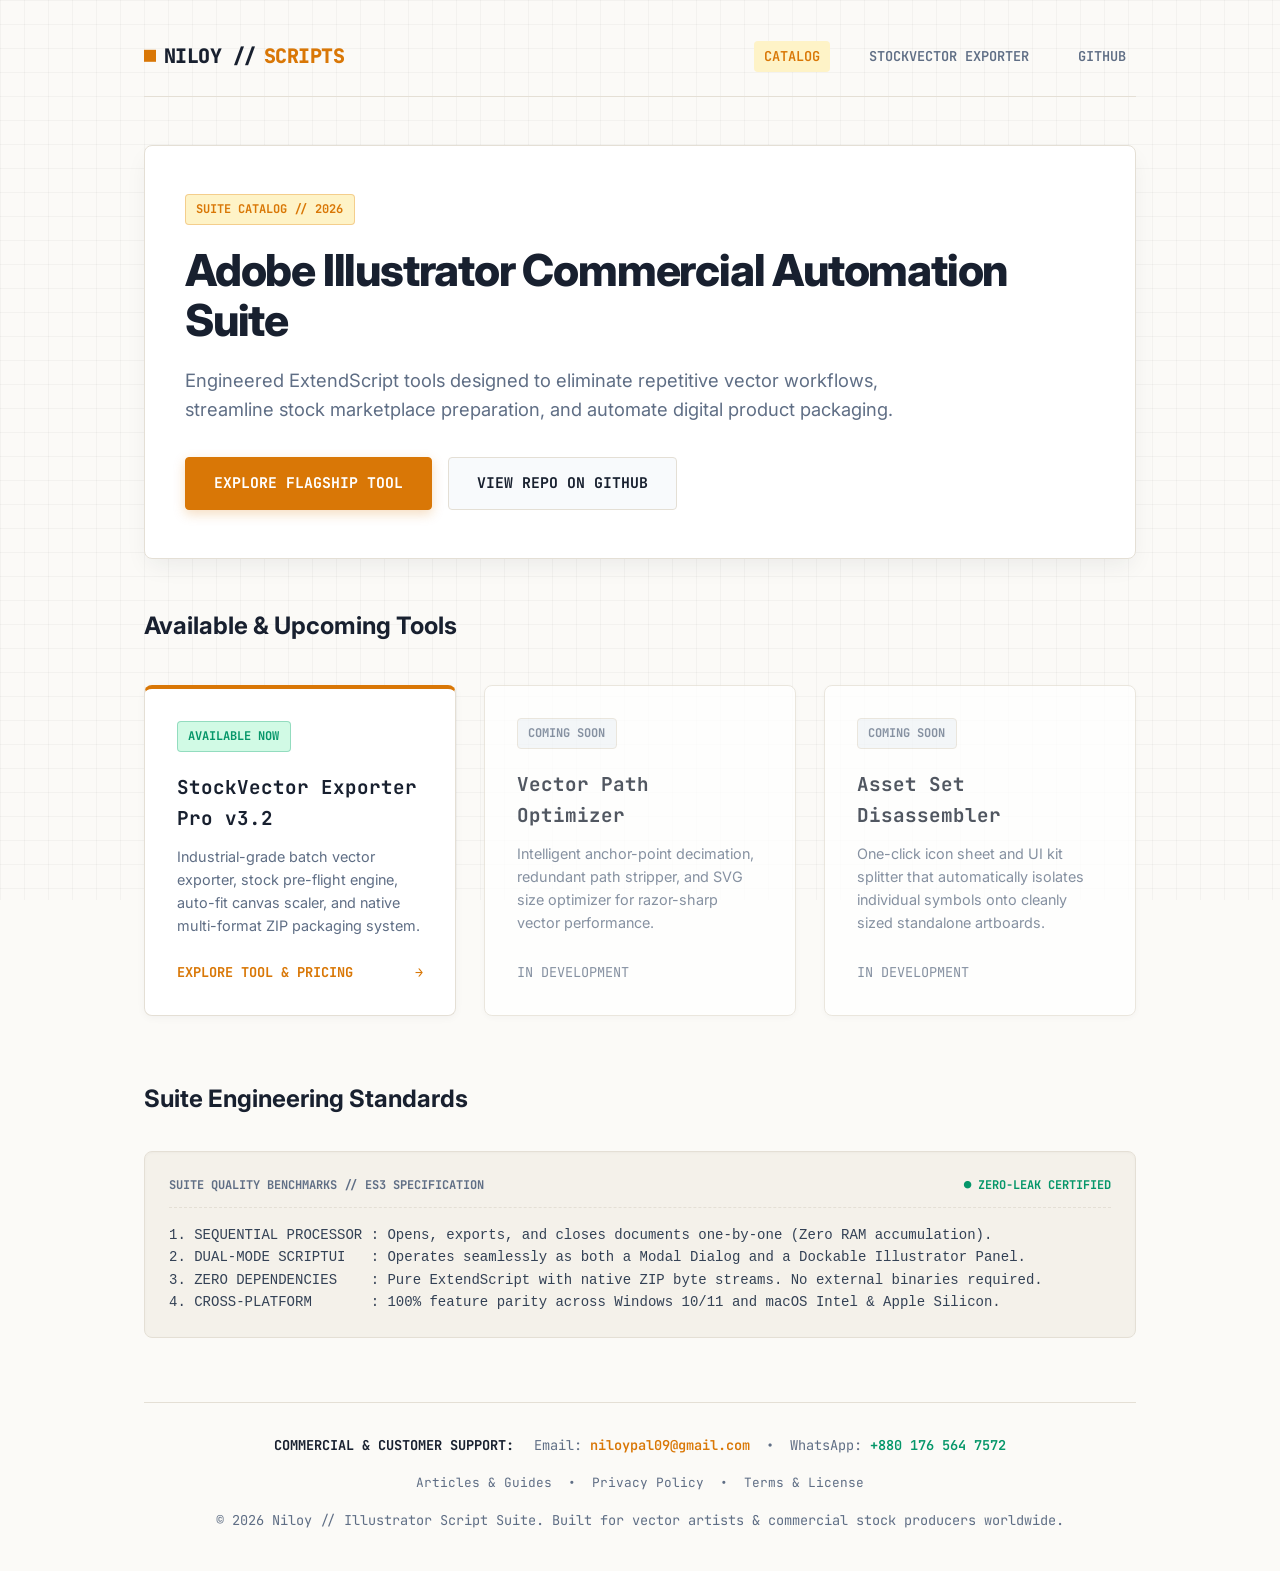
<file: index.html>
<!DOCTYPE html>
<html lang="en">
<head>
  <meta charset="UTF-8">
  <meta name="viewport" content="width=device-width, initial-scale=1.0">
  <meta name="google-site-verification" content="ANciQVIOgpVfYeXoA2n_ukapAQQeW939-qP5gWhj0ig" />
  <title>Niloy // Adobe Illustrator Commercial Automation Suite</title>
  <meta name="description" content="Production-grade ExtendScript tools for Adobe Illustrator. Streamlining stock vector pre-flight, batch exporting, and digital product creation.">
  <meta name="robots" content="index, follow">
  <link rel="canonical" href="https://nil4gh.github.io/nildevscripts/">
  <meta name="theme-color" content="#0b1220">
  <!-- Open Graph / Facebook -->
  <meta property="og:type" content="website">
  <meta property="og:site_name" content="Niloy Illustrator Script Suite">
  <meta property="og:title" content="Niloy // Adobe Illustrator Commercial Automation Suite">
  <meta property="og:description" content="Production-grade ExtendScript tools for Adobe Illustrator. Streamlining stock vector pre-flight, batch exporting, and digital product creation.">
  <meta property="og:url" content="https://nil4gh.github.io/nildevscripts/">
  <meta property="og:image" content="https://nil4gh.github.io/nildevscripts/stockvector-exporter-pro/assets/01_adobe-illustrator-batch-vector-exporter-pro-interface_1920x1080.png">
  <!-- Twitter -->
  <meta name="twitter:card" content="summary_large_image">
  <meta name="twitter:title" content="Niloy // Adobe Illustrator Commercial Automation Suite">
  <meta name="twitter:description" content="Production-grade ExtendScript tools for Adobe Illustrator. Streamlining stock vector pre-flight, batch exporting, and digital product creation.">
  <meta name="twitter:image" content="https://nil4gh.github.io/nildevscripts/stockvector-exporter-pro/assets/01_adobe-illustrator-batch-vector-exporter-pro-interface_1920x1080.png">
  <!-- Structured data -->
  <script type="application/ld+json">
  {
    "@context": "https://schema.org",
    "@type": "WebSite",
    "name": "Niloy Illustrator Script Suite",
    "url": "https://nil4gh.github.io/nildevscripts/",
    "potentialAction": {
      "@type": "SearchAction",
      "target": "https://nil4gh.github.io/nildevscripts/?q={search_term_string}",
      "query-input": "required name=search_term_string"
    }
  }
  </script>
  <link rel="stylesheet" href="styles/retro.css">
  <!-- Google Fonts: JetBrains Mono & Inter -->
  <link rel="preconnect" href="https://fonts.googleapis.com">
  <link rel="preconnect" href="https://fonts.gstatic.com" crossorigin>
  <link href="https://fonts.googleapis.com/css2?family=Inter:wght@400;500;600;700;800&family=JetBrains+Mono:wght@400;600;700;800&display=swap" rel="stylesheet">
</head>
<body>

  <div class="container">
    <header>
      <div class="brand-row">
        <a href="./" class="logo">
          <span style="color: var(--accent-amber);">■</span> NILOY // <span>SCRIPTS</span>
        </a>
        <nav>
          <a href="./" class="active">CATALOG</a>
          <a href="./stockvector-exporter-pro/">STOCKVECTOR EXPORTER</a>
          <a href="https://github.com/NiL4gh/nildevscripts" target="_blank">GITHUB</a>
        </nav>
      </div>
    </header>

    <main>
      <!-- Hero Section -->
      <section class="hero">
        <span class="hero-tag">SUITE CATALOG // 2026</span>
        <h1>Adobe Illustrator Commercial Automation Suite</h1>
        <p class="lead">Engineered ExtendScript tools designed to eliminate repetitive vector workflows, streamline stock marketplace preparation, and automate digital product packaging.</p>
        
        <div style="display: flex; gap: 1rem; flex-wrap: wrap;">
          <a href="./stockvector-exporter-pro/" class="btn btn-primary">EXPLORE FLAGSHIP TOOL</a>
          <a href="https://github.com/NiL4gh/nildevscripts" target="_blank" class="btn btn-secondary">VIEW REPO ON GITHUB</a>
        </div>
      </section>

      <!-- Catalog Grid -->
      <section>
        <h2>Available & Upcoming Tools</h2>
        <div class="catalog-grid">
          
          <!-- Flagship Tool -->
          <a href="./stockvector-exporter-pro/" class="catalog-card" style="border-top: 4px solid var(--accent-amber);">
            <div>
              <span class="hero-tag" style="background: var(--accent-green-light); color: var(--accent-green); border-color: rgba(5, 150, 105, 0.3);">AVAILABLE NOW</span>
              <h3>StockVector Exporter Pro v3.2</h3>
              <p>Industrial-grade batch vector exporter, stock pre-flight engine, auto-fit canvas scaler, and native multi-format ZIP packaging system.</p>
            </div>
            <div style="margin-top: 1.5rem; font-family: var(--font-mono); font-size: 0.85rem; font-weight: 700; color: var(--accent-amber); display: flex; align-items: center; justify-content: space-between;">
              <span>EXPLORE TOOL & PRICING</span>
              <span>→</span>
            </div>
          </a>

          <!-- Tool 2: Coming Soon -->
          <div class="catalog-card" style="opacity: 0.75; cursor: default;">
            <div>
              <span class="hero-tag" style="background: #f1f5f9; color: var(--text-muted); border-color: var(--panel-border);">COMING SOON</span>
              <h3>Vector Path Optimizer</h3>
              <p>Intelligent anchor-point decimation, redundant path stripper, and SVG size optimizer for razor-sharp vector performance.</p>
            </div>
            <div style="margin-top: 1.5rem; font-family: var(--font-mono); font-size: 0.85rem; color: var(--text-muted);">
              <span>IN DEVELOPMENT</span>
            </div>
          </div>

          <!-- Tool 3: Coming Soon -->
          <div class="catalog-card" style="opacity: 0.75; cursor: default;">
            <div>
              <span class="hero-tag" style="background: #f1f5f9; color: var(--text-muted); border-color: var(--panel-border);">COMING SOON</span>
              <h3>Asset Set Disassembler</h3>
              <p>One-click icon sheet and UI kit splitter that automatically isolates individual symbols onto cleanly sized standalone artboards.</p>
            </div>
            <div style="margin-top: 1.5rem; font-family: var(--font-mono); font-size: 0.85rem; color: var(--text-muted);">
              <span>IN DEVELOPMENT</span>
            </div>
          </div>

        </div>
      </section>

      <!-- Suite Architecture Standards -->
      <section style="margin-top: 4rem;">
        <h2>Suite Engineering Standards</h2>
        <div class="terminal-card">
          <div class="terminal-header">
            <span>SUITE QUALITY BENCHMARKS // ES3 SPECIFICATION</span>
            <span style="color: var(--accent-green); font-weight: 700;">● ZERO-LEAK CERTIFIED</span>
          </div>
<pre>
1. SEQUENTIAL PROCESSOR : Opens, exports, and closes documents one-by-one (Zero RAM accumulation).
2. DUAL-MODE SCRIPTUI   : Operates seamlessly as both a Modal Dialog and a Dockable Illustrator Panel.
3. ZERO DEPENDENCIES    : Pure ExtendScript with native ZIP byte streams. No external binaries required.
4. CROSS-PLATFORM       : 100% feature parity across Windows 10/11 and macOS Intel & Apple Silicon.
</pre>
        </div>
      </section>
    </main>

    <footer style="border-top: 1px solid var(--panel-border); padding-top: 2rem; margin-top: 4rem; text-align: center; color: var(--text-muted); font-size: 0.85rem;">
      <div style="margin-bottom: 1rem;">
        <span style="font-family: var(--font-mono); font-weight: 700; color: var(--text-main);">COMMERCIAL & CUSTOMER SUPPORT:</span> 
        <span style="margin-left: 0.75rem;">Email: <a href="mailto:niloypal09@gmail.com" style="color: var(--accent-amber); text-decoration: none; font-weight: 600;">niloypal09@gmail.com</a></span> 
        <span style="margin: 0 0.5rem;">•</span> 
        <span>WhatsApp: <a href="https://wa.me/8801765647572" target="_blank" style="color: var(--accent-green); text-decoration: none; font-weight: 600;">+880 176 564 7572</a></span>
      </div>
      <div style="margin-bottom: 1rem; font-family: var(--font-mono); font-size: 0.8rem;">
        <a href="./blog/" style="color: var(--text-muted); text-decoration: none;">Articles &amp; Guides</a>
        <span style="margin: 0 0.5rem;">•</span>
        <a href="./privacy/" style="color: var(--text-muted); text-decoration: none;">Privacy Policy</a>
        <span style="margin: 0 0.5rem;">•</span>
        <a href="./terms/" style="color: var(--text-muted); text-decoration: none;">Terms &amp; License</a>
      </div>
      <p>© 2026 Niloy // Illustrator Script Suite. Built for vector artists & commercial stock producers worldwide.</p>
    </footer>
  </div>

</body>
</html>
</file>
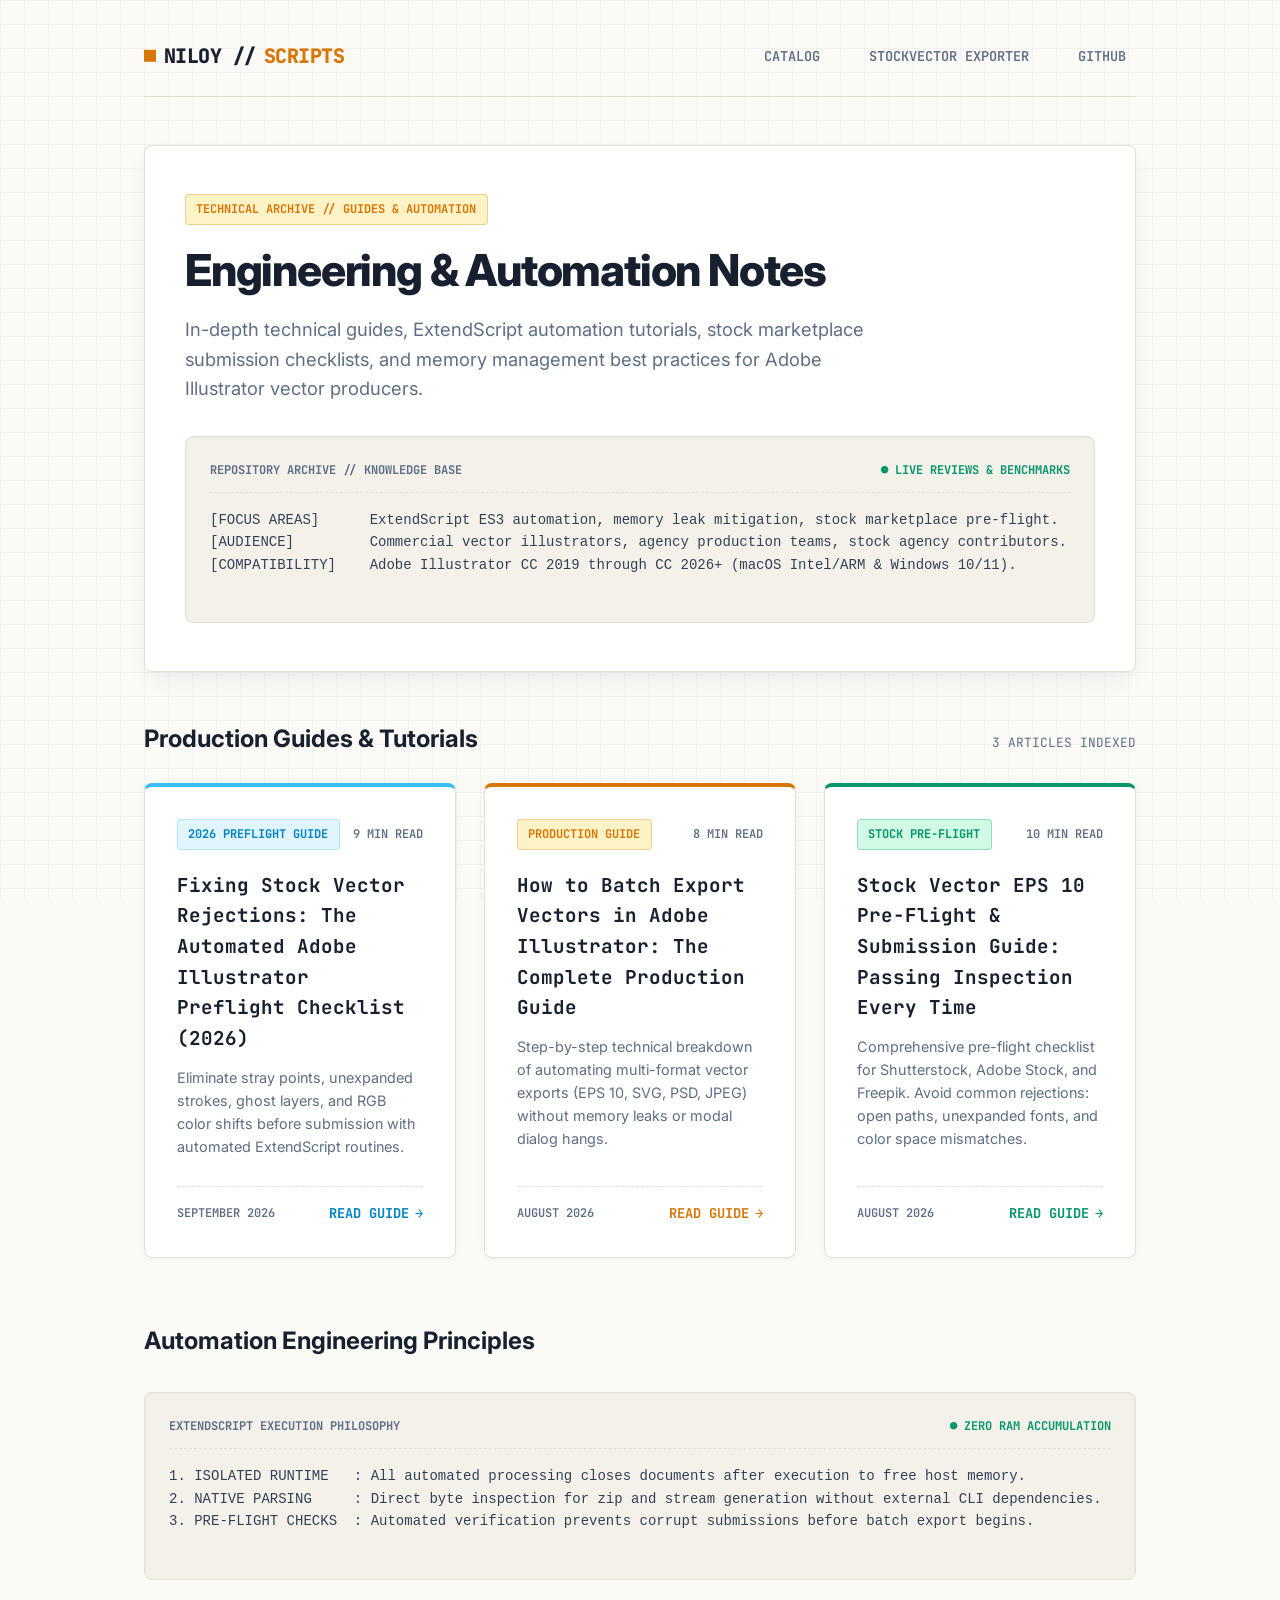
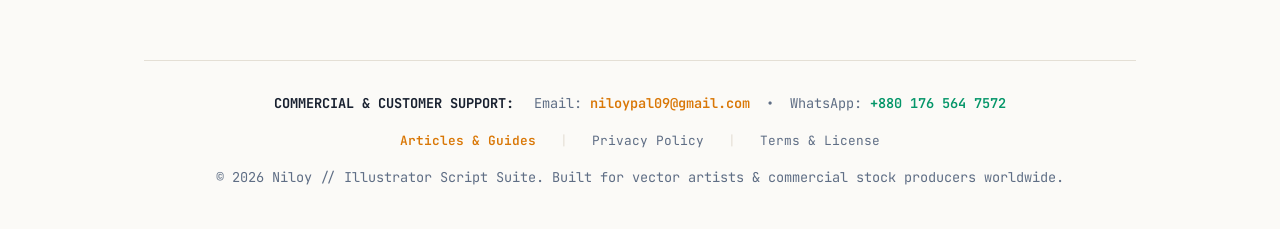
<file: blog/index.html>
<!DOCTYPE html>
<html lang="en">
<head>
  <meta charset="UTF-8">
  <meta name="viewport" content="width=device-width, initial-scale=1.0">
  <title>Engineering &amp; Automation Notes // Illustrator Script Suite</title>
  <meta name="description" content="Technical guides, ExtendScript automation tutorials, and vector preflight best practices for Adobe Illustrator.">
  <meta name="robots" content="index, follow, max-snippet:-1, max-image-preview:large, max-video-preview:-1">
  <link rel="canonical" href="https://nil4gh.github.io/nildevscripts/blog/">
  <meta name="theme-color" content="#0b1220">
  <!-- Open Graph / Facebook -->
  <meta property="og:type" content="website">
  <meta property="og:site_name" content="Niloy Illustrator Script Suite">
  <meta property="og:locale" content="en_US">
  <meta property="og:title" content="Engineering &amp; Automation Notes // Illustrator Script Suite">
  <meta property="og:description" content="Technical guides, ExtendScript automation tutorials, and vector preflight best practices for Adobe Illustrator.">
  <meta property="og:url" content="https://nil4gh.github.io/nildevscripts/blog/">
  <meta property="og:image" content="https://nil4gh.github.io/nildevscripts/stockvector-exporter-pro/assets/01_adobe-illustrator-batch-vector-exporter-pro-interface_1920x1080.png">
  <meta property="og:image:width" content="1920">
  <meta property="og:image:height" content="1080">
  <meta property="og:image:type" content="image/png">
  <!-- Twitter -->
  <meta name="twitter:card" content="summary_large_image">
  <meta name="twitter:title" content="Engineering &amp; Automation Notes // Illustrator Script Suite">
  <meta name="twitter:description" content="Technical guides, ExtendScript automation tutorials, and vector preflight best practices for Adobe Illustrator.">
  <meta name="twitter:image" content="https://nil4gh.github.io/nildevscripts/stockvector-exporter-pro/assets/01_adobe-illustrator-batch-vector-exporter-pro-interface_1920x1080.png">
  <!-- Structured Data -->
  <script type="application/ld+json">
  {
    "@context": "https://schema.org",
    "@type": "Blog",
    "name": "Niloy Illustrator Script Suite Engineering & Automation Notes",
    "description": "Technical guides, ExtendScript automation tutorials, and vector preflight best practices for Adobe Illustrator.",
    "url": "https://nil4gh.github.io/nildevscripts/blog/",
    "publisher": {
      "@type": "Organization",
      "name": "Niloy Illustrator Script Suite"
    }
  }
  </script>
  <link rel="stylesheet" href="../styles/retro.css">
  <!-- Google Fonts: JetBrains Mono & Inter -->
  <link rel="preconnect" href="https://fonts.googleapis.com">
  <link rel="preconnect" href="https://fonts.gstatic.com" crossorigin>
  <link href="https://fonts.googleapis.com/css2?family=Inter:wght@400;500;600;700;800&family=JetBrains+Mono:wght@400;600;700;800&display=swap" rel="stylesheet">
</head>
<body>

  <div class="container">
    <header>
      <div class="brand-row">
        <a href="../" class="logo">
          <span style="color: var(--accent-amber);">■</span> NILOY // <span>SCRIPTS</span>
        </a>
        <nav>
          <a href="../">CATALOG</a>
          <a href="../stockvector-exporter-pro/">STOCKVECTOR EXPORTER</a>
          <a href="https://github.com/NiL4gh/nildevscripts" target="_blank">GITHUB</a>
        </nav>
      </div>
    </header>

    <main>
      <!-- Hero Section -->
      <section class="hero">
        <span class="hero-tag">TECHNICAL ARCHIVE // GUIDES &amp; AUTOMATION</span>
        <h1>Engineering &amp; Automation Notes</h1>
        <p class="lead">In-depth technical guides, ExtendScript automation tutorials, stock marketplace submission checklists, and memory management best practices for Adobe Illustrator vector producers.</p>

        <div class="terminal-card" style="margin-top: 1.5rem; margin-bottom: 0;">
          <div class="terminal-header">
            <span>REPOSITORY ARCHIVE // KNOWLEDGE BASE</span>
            <span style="color: var(--accent-green); font-weight: 700;">● LIVE REVIEWS &amp; BENCHMARKS</span>
          </div>
          <pre>
[FOCUS AREAS]      ExtendScript ES3 automation, memory leak mitigation, stock marketplace pre-flight.
[AUDIENCE]         Commercial vector illustrators, agency production teams, stock agency contributors.
[COMPATIBILITY]    Adobe Illustrator CC 2019 through CC 2026+ (macOS Intel/ARM &amp; Windows 10/11).
          </pre>
        </div>
      </section>

      <!-- Articles Grid -->
      <section>
        <div style="display: flex; justify-content: space-between; align-items: baseline; margin-bottom: 1.5rem; flex-wrap: wrap; gap: 0.5rem;">
          <h2>Production Guides &amp; Tutorials</h2>
          <span style="font-family: var(--font-mono); font-size: 0.8rem; color: var(--text-muted);">3 ARTICLES INDEXED</span>
        </div>
        
        <div class="catalog-grid" style="margin-top: 0;">
          
          <!-- Article 0: Preflight Rejection Fix Guide -->
          <a href="./fixing-stock-vector-rejections-illustrator-preflight-guide/" class="catalog-card" style="border-top: 4px solid #38bdf8;">
            <div>
              <div style="display: flex; align-items: center; justify-content: space-between; margin-bottom: 1.25rem; flex-wrap: wrap; gap: 0.5rem;">
                <span class="hero-tag" style="background: rgba(56, 189, 248, 0.15); color: #0284c7; border-color: rgba(56, 189, 248, 0.3); margin-bottom: 0;">2026 PREFLIGHT GUIDE</span>
                <span style="font-family: var(--font-mono); font-size: 0.75rem; font-weight: 600; color: var(--text-muted);">9 MIN READ</span>
              </div>
              <h3>Fixing Stock Vector Rejections: The Automated Adobe Illustrator Preflight Checklist (2026)</h3>
              <p>Eliminate stray points, unexpanded strokes, ghost layers, and RGB color shifts before submission with automated ExtendScript routines.</p>
            </div>
            <div style="margin-top: 1.75rem; padding-top: 1rem; border-top: 1px dashed var(--panel-border); font-family: var(--font-mono); font-size: 0.85rem; font-weight: 700; color: #0284c7; display: flex; align-items: center; justify-content: space-between;">
              <span style="color: var(--text-muted); font-size: 0.75rem; font-weight: 600;">SEPTEMBER 2026</span>
              <span style="display: flex; align-items: center; gap: 0.35rem;">READ GUIDE <span>→</span></span>
            </div>
          </a>

          <!-- Article 1: Batch Export Guide -->
          <a href="./how-to-batch-export-vectors-adobe-illustrator/" class="catalog-card" style="border-top: 4px solid var(--accent-amber);">
            <div>
              <div style="display: flex; align-items: center; justify-content: space-between; margin-bottom: 1.25rem; flex-wrap: wrap; gap: 0.5rem;">
                <span class="hero-tag" style="background: var(--accent-amber-light); color: var(--accent-amber); border-color: rgba(217, 119, 6, 0.3); margin-bottom: 0;">PRODUCTION GUIDE</span>
                <span style="font-family: var(--font-mono); font-size: 0.75rem; font-weight: 600; color: var(--text-muted);">8 MIN READ</span>
              </div>
              <h3>How to Batch Export Vectors in Adobe Illustrator: The Complete Production Guide</h3>
              <p>Step-by-step technical breakdown of automating multi-format vector exports (EPS 10, SVG, PSD, JPEG) without memory leaks or modal dialog hangs.</p>
            </div>
            <div style="margin-top: 1.75rem; padding-top: 1rem; border-top: 1px dashed var(--panel-border); font-family: var(--font-mono); font-size: 0.85rem; font-weight: 700; color: var(--accent-amber); display: flex; align-items: center; justify-content: space-between;">
              <span style="color: var(--text-muted); font-size: 0.75rem; font-weight: 600;">AUGUST 2026</span>
              <span style="display: flex; align-items: center; gap: 0.35rem;">READ GUIDE <span>→</span></span>
            </div>
          </a>

          <!-- Article 2: EPS 10 Pre-Flight Guide -->
          <a href="./stock-vector-eps10-preflight-submission-guide/" class="catalog-card" style="border-top: 4px solid var(--accent-green);">
            <div>
              <div style="display: flex; align-items: center; justify-content: space-between; margin-bottom: 1.25rem; flex-wrap: wrap; gap: 0.5rem;">
                <span class="hero-tag" style="background: var(--accent-green-light); color: var(--accent-green); border-color: rgba(5, 150, 105, 0.3); margin-bottom: 0;">STOCK PRE-FLIGHT</span>
                <span style="font-family: var(--font-mono); font-size: 0.75rem; font-weight: 600; color: var(--text-muted);">10 MIN READ</span>
              </div>
              <h3>Stock Vector EPS 10 Pre-Flight &amp; Submission Guide: Passing Inspection Every Time</h3>
              <p>Comprehensive pre-flight checklist for Shutterstock, Adobe Stock, and Freepik. Avoid common rejections: open paths, unexpanded fonts, and color space mismatches.</p>
            </div>
            <div style="margin-top: 1.75rem; padding-top: 1rem; border-top: 1px dashed var(--panel-border); font-family: var(--font-mono); font-size: 0.85rem; font-weight: 700; color: var(--accent-green); display: flex; align-items: center; justify-content: space-between;">
              <span style="color: var(--text-muted); font-size: 0.75rem; font-weight: 600;">AUGUST 2026</span>
              <span style="display: flex; align-items: center; gap: 0.35rem;">READ GUIDE <span>→</span></span>
            </div>
          </a>

        </div>
      </section>

      <!-- Suite Architecture Standards Callout -->
      <section style="margin-top: 4rem;">
        <h2>Automation Engineering Principles</h2>
        <div class="terminal-card">
          <div class="terminal-header">
            <span>EXTENDSCRIPT EXECUTION PHILOSOPHY</span>
            <span style="color: var(--accent-green); font-weight: 700;">● ZERO RAM ACCUMULATION</span>
          </div>
          <pre>
1. ISOLATED RUNTIME   : All automated processing closes documents after execution to free host memory.
2. NATIVE PARSING     : Direct byte inspection for zip and stream generation without external CLI dependencies.
3. PRE-FLIGHT CHECKS  : Automated verification prevents corrupt submissions before batch export begins.
          </pre>
        </div>
      </section>
    </main>

    <footer style="border-top: 1px solid var(--panel-border); padding-top: 2rem; margin-top: 5rem; text-align: center; color: var(--text-muted); font-size: 0.85rem;">
      <div style="margin-bottom: 1rem;">
        <span style="font-family: var(--font-mono); font-weight: 700; color: var(--text-main);">COMMERCIAL &amp; CUSTOMER SUPPORT:</span> 
        <span style="margin-left: 0.75rem;">Email: <a href="mailto:niloypal09@gmail.com" style="color: var(--accent-amber); text-decoration: none; font-weight: 600;">niloypal09@gmail.com</a></span> 
        <span style="margin: 0 0.5rem;">•</span> 
        <span>WhatsApp: <a href="https://wa.me/8801765647572" target="_blank" style="color: var(--accent-green); text-decoration: none; font-weight: 600;">+880 176 564 7572</a></span>
      </div>
      <div style="margin-bottom: 1rem; display: flex; justify-content: center; gap: 1.5rem; font-family: var(--font-mono); font-size: 0.8rem;">
        <a href="./" style="color: var(--accent-amber); text-decoration: none; font-weight: 600;">Articles &amp; Guides</a>
        <span style="color: var(--panel-border);">|</span>
        <a href="../privacy/" style="color: var(--text-muted); text-decoration: none;">Privacy Policy</a>
        <span style="color: var(--panel-border);">|</span>
        <a href="../terms/" style="color: var(--text-muted); text-decoration: none;">Terms &amp; License</a>
      </div>
      <p>© 2026 Niloy // Illustrator Script Suite. Built for vector artists &amp; commercial stock producers worldwide.</p>
    </footer>
  </div>

</body>
</html>
</file>
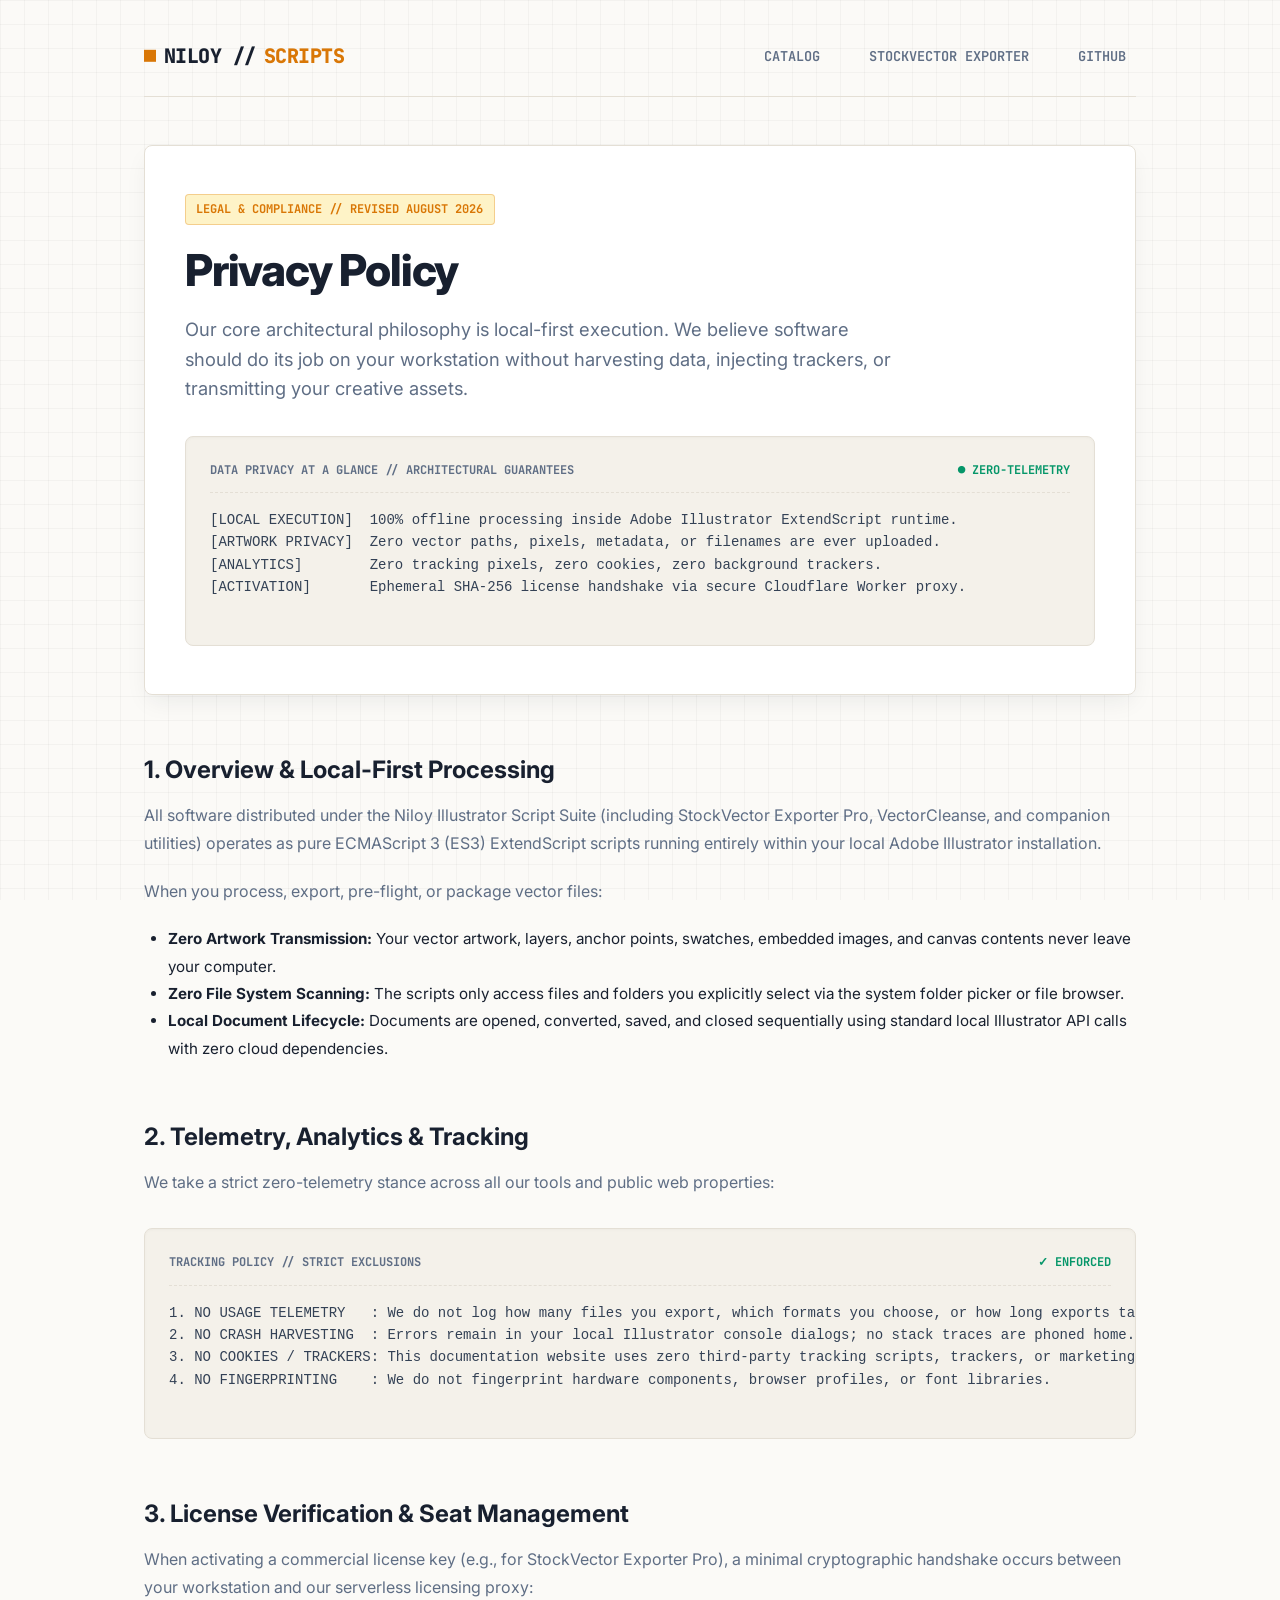
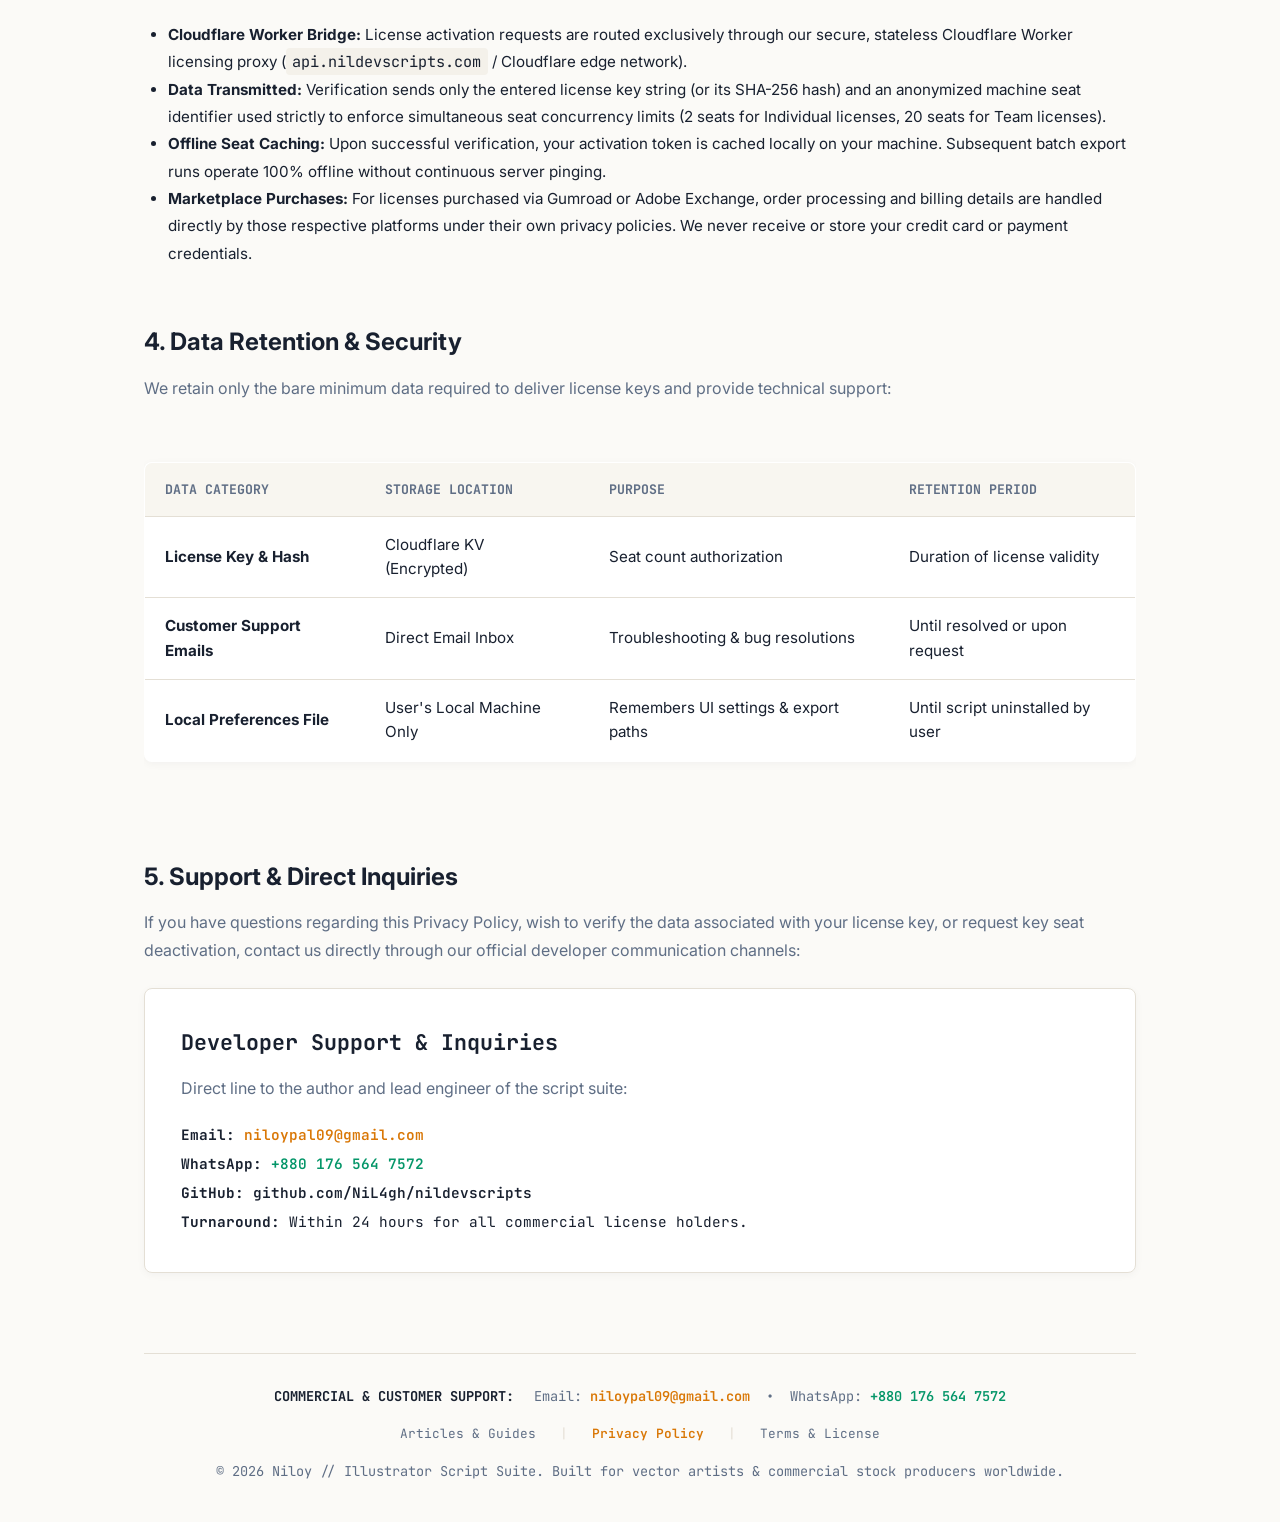
<file: privacy/index.html>
<!DOCTYPE html>
<html lang="en">
<head>
  <meta charset="UTF-8">
  <meta name="viewport" content="width=device-width, initial-scale=1.0">
  <title>Privacy Policy // Niloy Illustrator Script Suite</title>
  <meta name="description" content="Privacy Policy for Niloy Illustrator Script Suite. Local-first execution, zero telemetry, and secure cryptographic license verification.">
  <meta name="robots" content="index, follow">
  <link rel="canonical" href="https://nil4gh.github.io/nildevscripts/privacy/">
  <meta name="theme-color" content="#0b1220">
  <!-- Open Graph / Facebook -->
  <meta property="og:type" content="website">
  <meta property="og:site_name" content="Niloy Illustrator Script Suite">
  <meta property="og:title" content="Privacy Policy // Niloy Illustrator Script Suite">
  <meta property="og:description" content="Privacy Policy for Niloy Illustrator Script Suite. Local-first execution, zero telemetry, and secure cryptographic license verification.">
  <meta property="og:url" content="https://nil4gh.github.io/nildevscripts/privacy/">
  <meta property="og:image" content="https://nil4gh.github.io/nildevscripts/stockvector-exporter-pro/assets/01_adobe-illustrator-batch-vector-exporter-pro-interface_1920x1080.png">
  <!-- Twitter -->
  <meta name="twitter:card" content="summary_large_image">
  <meta name="twitter:title" content="Privacy Policy // Niloy Illustrator Script Suite">
  <meta name="twitter:description" content="Privacy Policy for Niloy Illustrator Script Suite. Local-first execution, zero telemetry, and secure cryptographic license verification.">
  <meta name="twitter:image" content="https://nil4gh.github.io/nildevscripts/stockvector-exporter-pro/assets/01_adobe-illustrator-batch-vector-exporter-pro-interface_1920x1080.png">
  <!-- Structured Data -->
  <script type="application/ld+json">
  {
    "@context": "https://schema.org",
    "@type": "WebPage",
    "name": "Privacy Policy // Niloy Illustrator Script Suite",
    "url": "https://nil4gh.github.io/nildevscripts/privacy/",
    "description": "Privacy Policy for Niloy Illustrator Script Suite. Local-first execution, zero telemetry, and secure cryptographic license verification."
  }
  </script>
  <link rel="stylesheet" href="../styles/retro.css">
  <!-- Google Fonts: JetBrains Mono & Inter -->
  <link rel="preconnect" href="https://fonts.googleapis.com">
  <link rel="preconnect" href="https://fonts.gstatic.com" crossorigin>
  <link href="https://fonts.googleapis.com/css2?family=Inter:wght@400;500;600;700;800&family=JetBrains+Mono:wght@400;600;700;800&display=swap" rel="stylesheet">
</head>
<body>

  <div class="container">
    <header>
      <div class="brand-row">
        <a href="../" class="logo">
          <span style="color: var(--accent-amber);">■</span> NILOY // <span>SCRIPTS</span>
        </a>
        <nav>
          <a href="../">CATALOG</a>
          <a href="../stockvector-exporter-pro/">STOCKVECTOR EXPORTER</a>
          <a href="https://github.com/NiL4gh/nildevscripts" target="_blank">GITHUB</a>
        </nav>
      </div>
    </header>

    <main>
      <!-- Hero Section -->
      <section class="hero">
        <span class="hero-tag">LEGAL & COMPLIANCE // REVISED AUGUST 2026</span>
        <h1>Privacy Policy</h1>
        <p class="lead">Our core architectural philosophy is local-first execution. We believe software should do its job on your workstation without harvesting data, injecting trackers, or transmitting your creative assets.</p>

        <div class="terminal-card" style="margin-top: 1.5rem; margin-bottom: 0;">
          <div class="terminal-header">
            <span>DATA PRIVACY AT A GLANCE // ARCHITECTURAL GUARANTEES</span>
            <span style="color: var(--accent-green); font-weight: 700;">● ZERO-TELEMETRY</span>
          </div>
          <pre>
[LOCAL EXECUTION]  100% offline processing inside Adobe Illustrator ExtendScript runtime.
[ARTWORK PRIVACY]  Zero vector paths, pixels, metadata, or filenames are ever uploaded.
[ANALYTICS]        Zero tracking pixels, zero cookies, zero background trackers.
[ACTIVATION]       Ephemeral SHA-256 license handshake via secure Cloudflare Worker proxy.
          </pre>
        </div>
      </section>

      <!-- Section 1: Overview & Local-First Processing -->
      <section style="margin-top: 3.5rem;">
        <h2>1. Overview & Local-First Processing</h2>
        <p style="color: var(--text-muted); margin-top: 0.75rem; margin-bottom: 1.25rem; font-size: 1rem; line-height: 1.75;">
          All software distributed under the Niloy Illustrator Script Suite (including StockVector Exporter Pro, VectorCleanse, and companion utilities) operates as pure ECMAScript 3 (ES3) ExtendScript scripts running entirely within your local Adobe Illustrator installation.
        </p>
        <p style="color: var(--text-muted); margin-bottom: 1.25rem; font-size: 1rem; line-height: 1.75;">
          When you process, export, pre-flight, or package vector files:
        </p>
        <ul style="color: var(--text-main); margin-left: 1.5rem; margin-bottom: 1.5rem; line-height: 1.8; font-size: 0.95rem;">
          <li><strong>Zero Artwork Transmission:</strong> Your vector artwork, layers, anchor points, swatches, embedded images, and canvas contents never leave your computer.</li>
          <li><strong>Zero File System Scanning:</strong> The scripts only access files and folders you explicitly select via the system folder picker or file browser.</li>
          <li><strong>Local Document Lifecycle:</strong> Documents are opened, converted, saved, and closed sequentially using standard local Illustrator API calls with zero cloud dependencies.</li>
        </ul>
      </section>

      <!-- Section 2: Telemetry, Analytics & Tracking -->
      <section style="margin-top: 3.5rem;">
        <h2>2. Telemetry, Analytics & Tracking</h2>
        <p style="color: var(--text-muted); margin-top: 0.75rem; margin-bottom: 1.25rem; font-size: 1rem; line-height: 1.75;">
          We take a strict zero-telemetry stance across all our tools and public web properties:
        </p>
        <div class="terminal-card">
          <div class="terminal-header">
            <span>TRACKING POLICY // STRICT EXCLUSIONS</span>
            <span style="color: var(--accent-green); font-weight: 700;">✓ ENFORCED</span>
          </div>
          <pre>
1. NO USAGE TELEMETRY   : We do not log how many files you export, which formats you choose, or how long exports take.
2. NO CRASH HARVESTING  : Errors remain in your local Illustrator console dialogs; no stack traces are phoned home.
3. NO COOKIES / TRACKERS: This documentation website uses zero third-party tracking scripts, trackers, or marketing beacons.
4. NO FINGERPRINTING    : We do not fingerprint hardware components, browser profiles, or font libraries.
          </pre>
        </div>
      </section>

      <!-- Section 3: License Verification & Seat Management -->
      <section style="margin-top: 3.5rem;">
        <h2>3. License Verification & Seat Management</h2>
        <p style="color: var(--text-muted); margin-top: 0.75rem; margin-bottom: 1.25rem; font-size: 1rem; line-height: 1.75;">
          When activating a commercial license key (e.g., for StockVector Exporter Pro), a minimal cryptographic handshake occurs between your workstation and our serverless licensing proxy:
        </p>
        <ul style="color: var(--text-main); margin-left: 1.5rem; margin-bottom: 1.5rem; line-height: 1.8; font-size: 0.95rem;">
          <li><strong>Cloudflare Worker Bridge:</strong> License activation requests are routed exclusively through our secure, stateless Cloudflare Worker licensing proxy (<code style="font-family: var(--font-mono); background: var(--code-bg); padding: 0.2rem 0.4rem; border-radius: var(--radius-sm);">api.nildevscripts.com</code> / Cloudflare edge network).</li>
          <li><strong>Data Transmitted:</strong> Verification sends only the entered license key string (or its SHA-256 hash) and an anonymized machine seat identifier used strictly to enforce simultaneous seat concurrency limits (2 seats for Individual licenses, 20 seats for Team licenses).</li>
          <li><strong>Offline Seat Caching:</strong> Upon successful verification, your activation token is cached locally on your machine. Subsequent batch export runs operate 100% offline without continuous server pinging.</li>
          <li><strong>Marketplace Purchases:</strong> For licenses purchased via Gumroad or Adobe Exchange, order processing and billing details are handled directly by those respective platforms under their own privacy policies. We never receive or store your credit card or payment credentials.</li>
        </ul>
      </section>

      <!-- Section 4: Data Retention & Security -->
      <section style="margin-top: 3.5rem;">
        <h2>4. Data Retention & Security</h2>
        <p style="color: var(--text-muted); margin-top: 0.75rem; margin-bottom: 1.25rem; font-size: 1rem; line-height: 1.75;">
          We retain only the bare minimum data required to deliver license keys and provide technical support:
        </p>
        <div style="overflow-x: auto; margin-bottom: 1.5rem;">
          <table class="comparison-table">
            <thead>
              <tr>
                <th>Data Category</th>
                <th>Storage Location</th>
                <th>Purpose</th>
                <th>Retention Period</th>
              </tr>
            </thead>
            <tbody>
              <tr>
                <td><strong>License Key & Hash</strong></td>
                <td>Cloudflare KV (Encrypted)</td>
                <td>Seat count authorization</td>
                <td>Duration of license validity</td>
              </tr>
              <tr>
                <td><strong>Customer Support Emails</strong></td>
                <td>Direct Email Inbox</td>
                <td>Troubleshooting & bug resolutions</td>
                <td>Until resolved or upon request</td>
              </tr>
              <tr>
                <td><strong>Local Preferences File</strong></td>
                <td>User's Local Machine Only</td>
                <td>Remembers UI settings & export paths</td>
                <td>Until script uninstalled by user</td>
              </tr>
            </tbody>
          </table>
        </div>
      </section>

      <!-- Section 5: Support & Direct Inquiries -->
      <section style="margin-top: 3.5rem;">
        <h2>5. Support & Direct Inquiries</h2>
        <p style="color: var(--text-muted); margin-top: 0.75rem; margin-bottom: 1.25rem; font-size: 1rem; line-height: 1.75;">
          If you have questions regarding this Privacy Policy, wish to verify the data associated with your license key, or request key seat deactivation, contact us directly through our official developer communication channels:
        </p>
        
        <div class="price-card" style="margin-top: 1.5rem;">
          <h3>Developer Support & Inquiries</h3>
          <p style="color: var(--text-muted); margin-top: 0.5rem; margin-bottom: 1.25rem;">Direct line to the author and lead engineer of the script suite:</p>
          <div style="font-family: var(--font-mono); font-size: 0.9rem; line-height: 2;">
            <div><strong>Email:</strong> <a href="mailto:niloypal09@gmail.com" style="color: var(--accent-amber); text-decoration: none; font-weight: 600;">niloypal09@gmail.com</a></div>
            <div><strong>WhatsApp:</strong> <a href="https://wa.me/8801765647572" target="_blank" style="color: var(--accent-green); text-decoration: none; font-weight: 600;">+880 176 564 7572</a></div>
            <div><strong>GitHub:</strong> <a href="https://github.com/NiL4gh/nildevscripts" target="_blank" style="color: var(--text-main); text-decoration: none; font-weight: 600;">github.com/NiL4gh/nildevscripts</a></div>
            <div><strong>Turnaround:</strong> Within 24 hours for all commercial license holders.</div>
          </div>
        </div>
      </section>
    </main>

    <footer style="border-top: 1px solid var(--panel-border); padding-top: 2rem; margin-top: 5rem; text-align: center; color: var(--text-muted); font-size: 0.85rem;">
      <div style="margin-bottom: 1rem;">
        <span style="font-family: var(--font-mono); font-weight: 700; color: var(--text-main);">COMMERCIAL & CUSTOMER SUPPORT:</span> 
        <span style="margin-left: 0.75rem;">Email: <a href="mailto:niloypal09@gmail.com" style="color: var(--accent-amber); text-decoration: none; font-weight: 600;">niloypal09@gmail.com</a></span> 
        <span style="margin: 0 0.5rem;">•</span> 
        <span>WhatsApp: <a href="https://wa.me/8801765647572" target="_blank" style="color: var(--accent-green); text-decoration: none; font-weight: 600;">+880 176 564 7572</a></span>
      </div>
      <div style="margin-bottom: 1rem; display: flex; justify-content: center; gap: 1.5rem; font-family: var(--font-mono); font-size: 0.8rem;">
        <a href="../blog/" style="color: var(--text-muted); text-decoration: none;">Articles & Guides</a>
        <span style="color: var(--panel-border);">|</span>
        <a href="./" style="color: var(--accent-amber); text-decoration: none; font-weight: 600;">Privacy Policy</a>
        <span style="color: var(--panel-border);">|</span>
        <a href="../terms/" style="color: var(--text-muted); text-decoration: none;">Terms & License</a>
      </div>
      <p>© 2026 Niloy // Illustrator Script Suite. Built for vector artists & commercial stock producers worldwide.</p>
    </footer>
  </div>

</body>
</html>
</file>
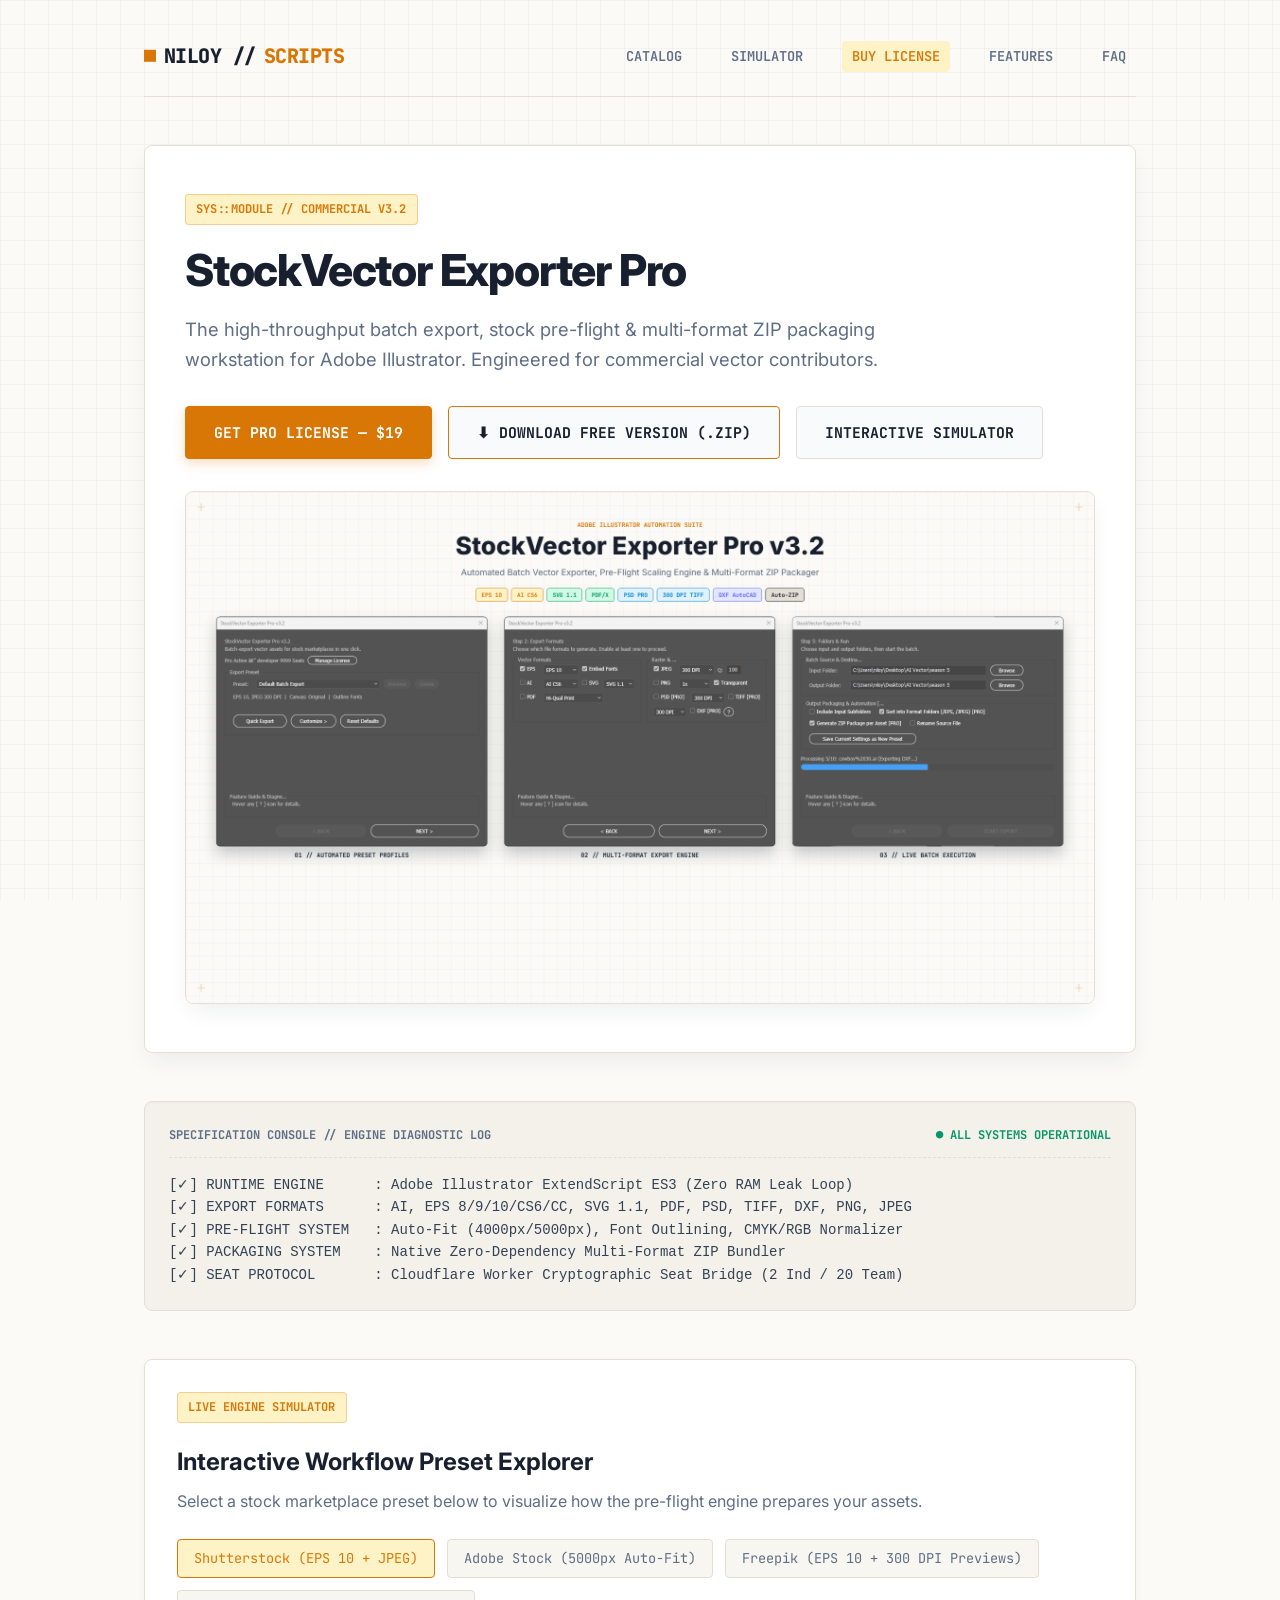
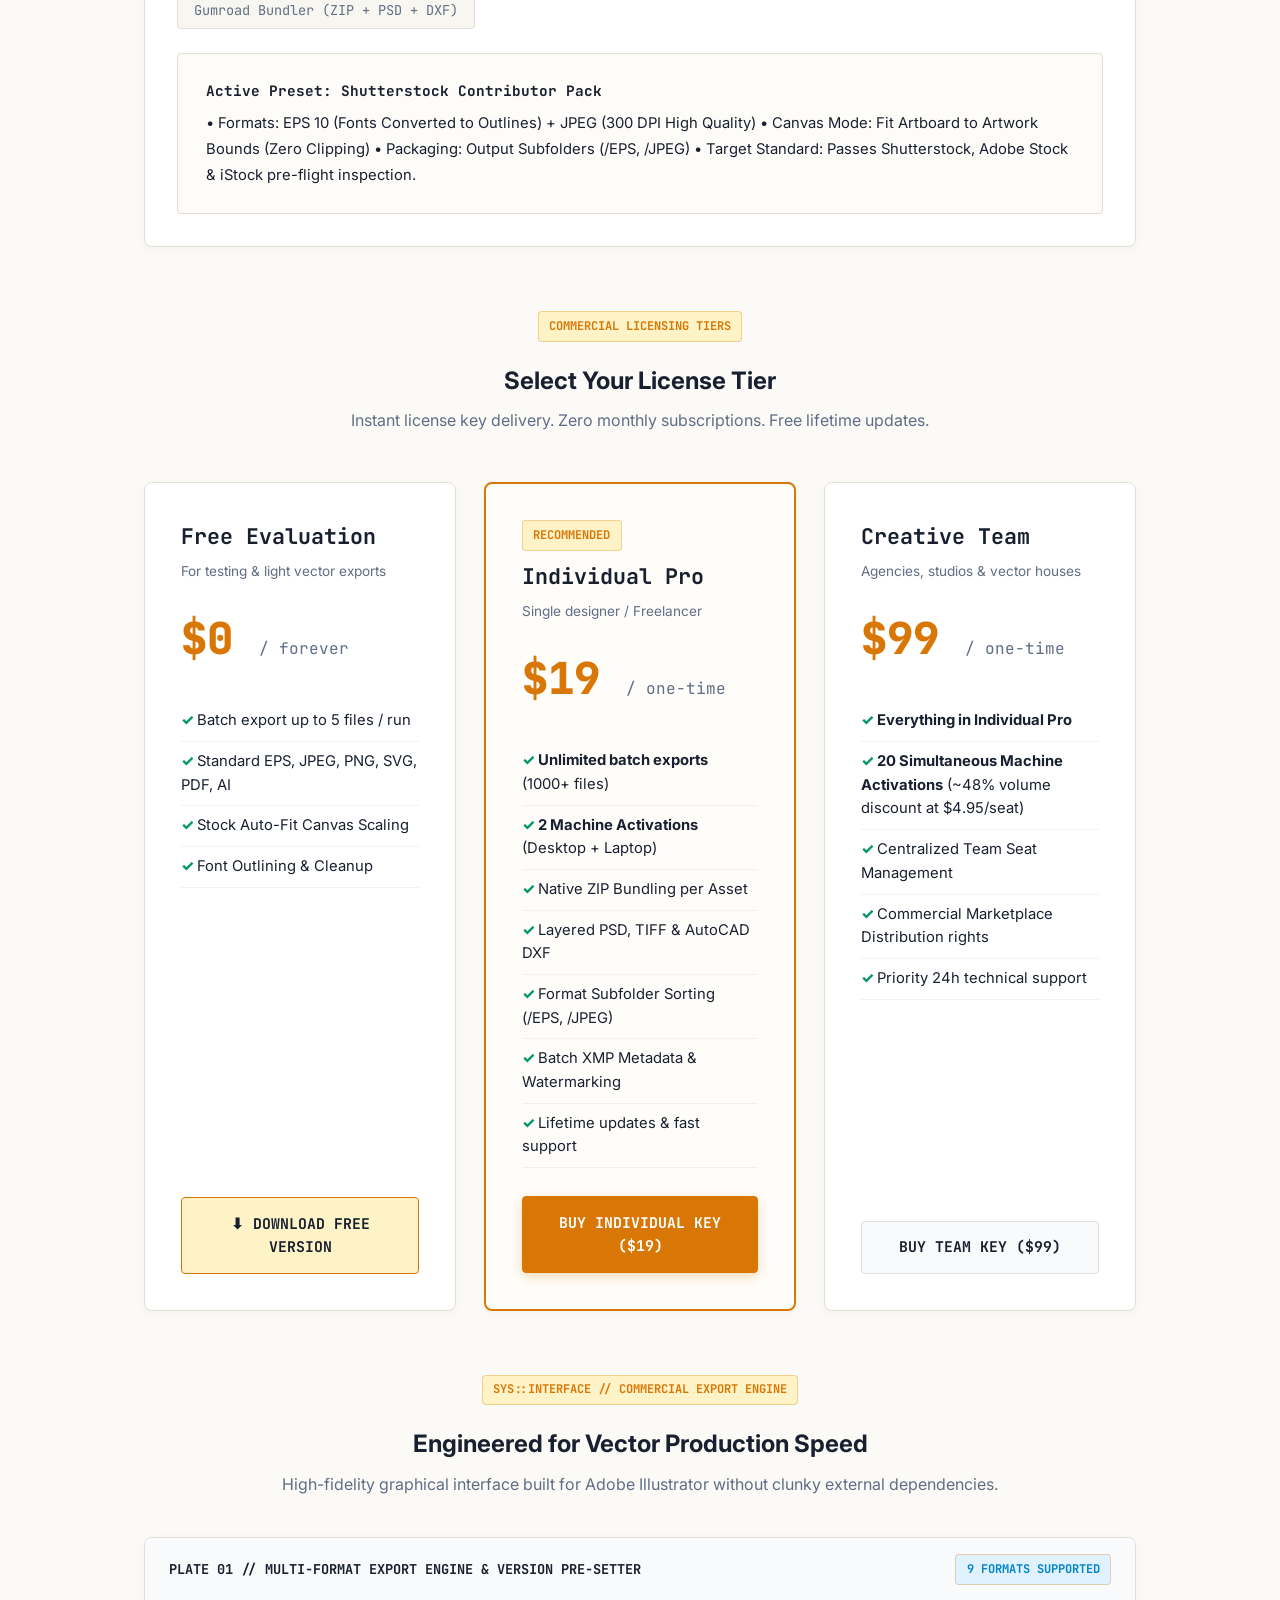
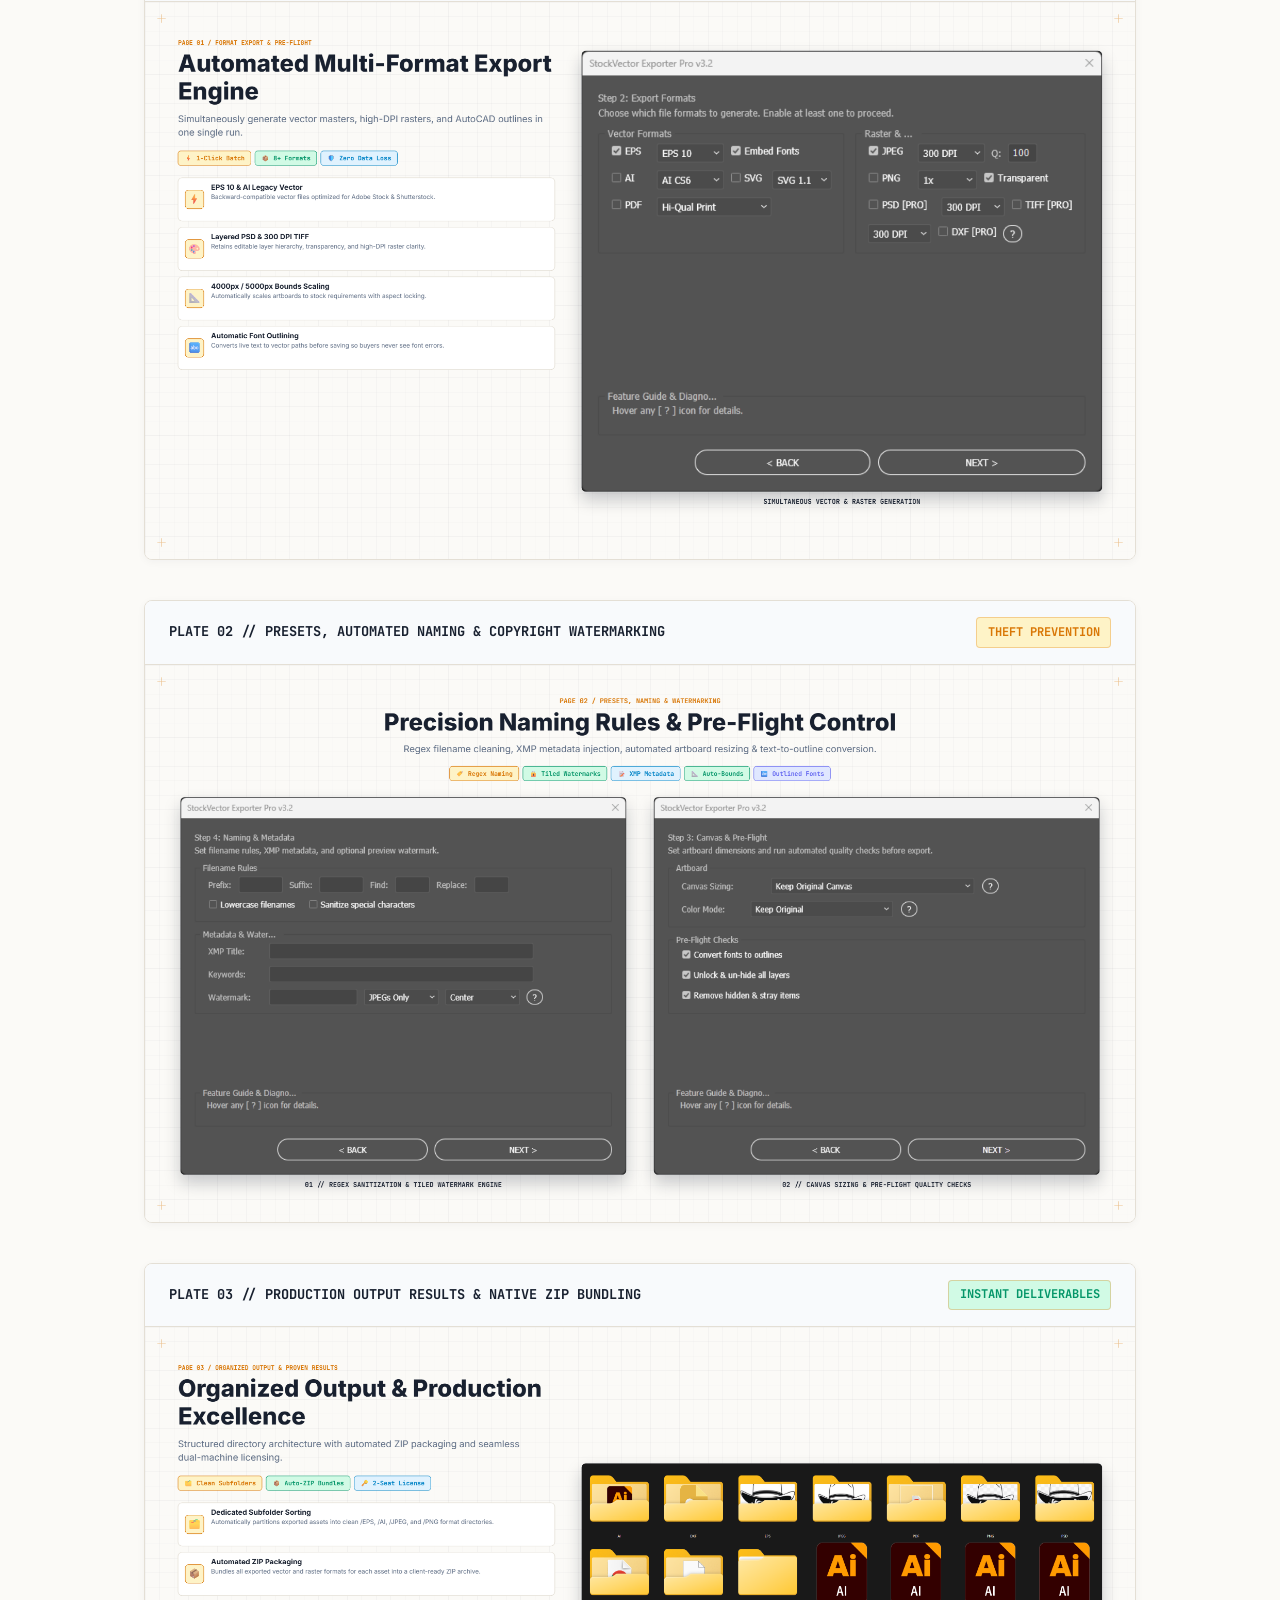
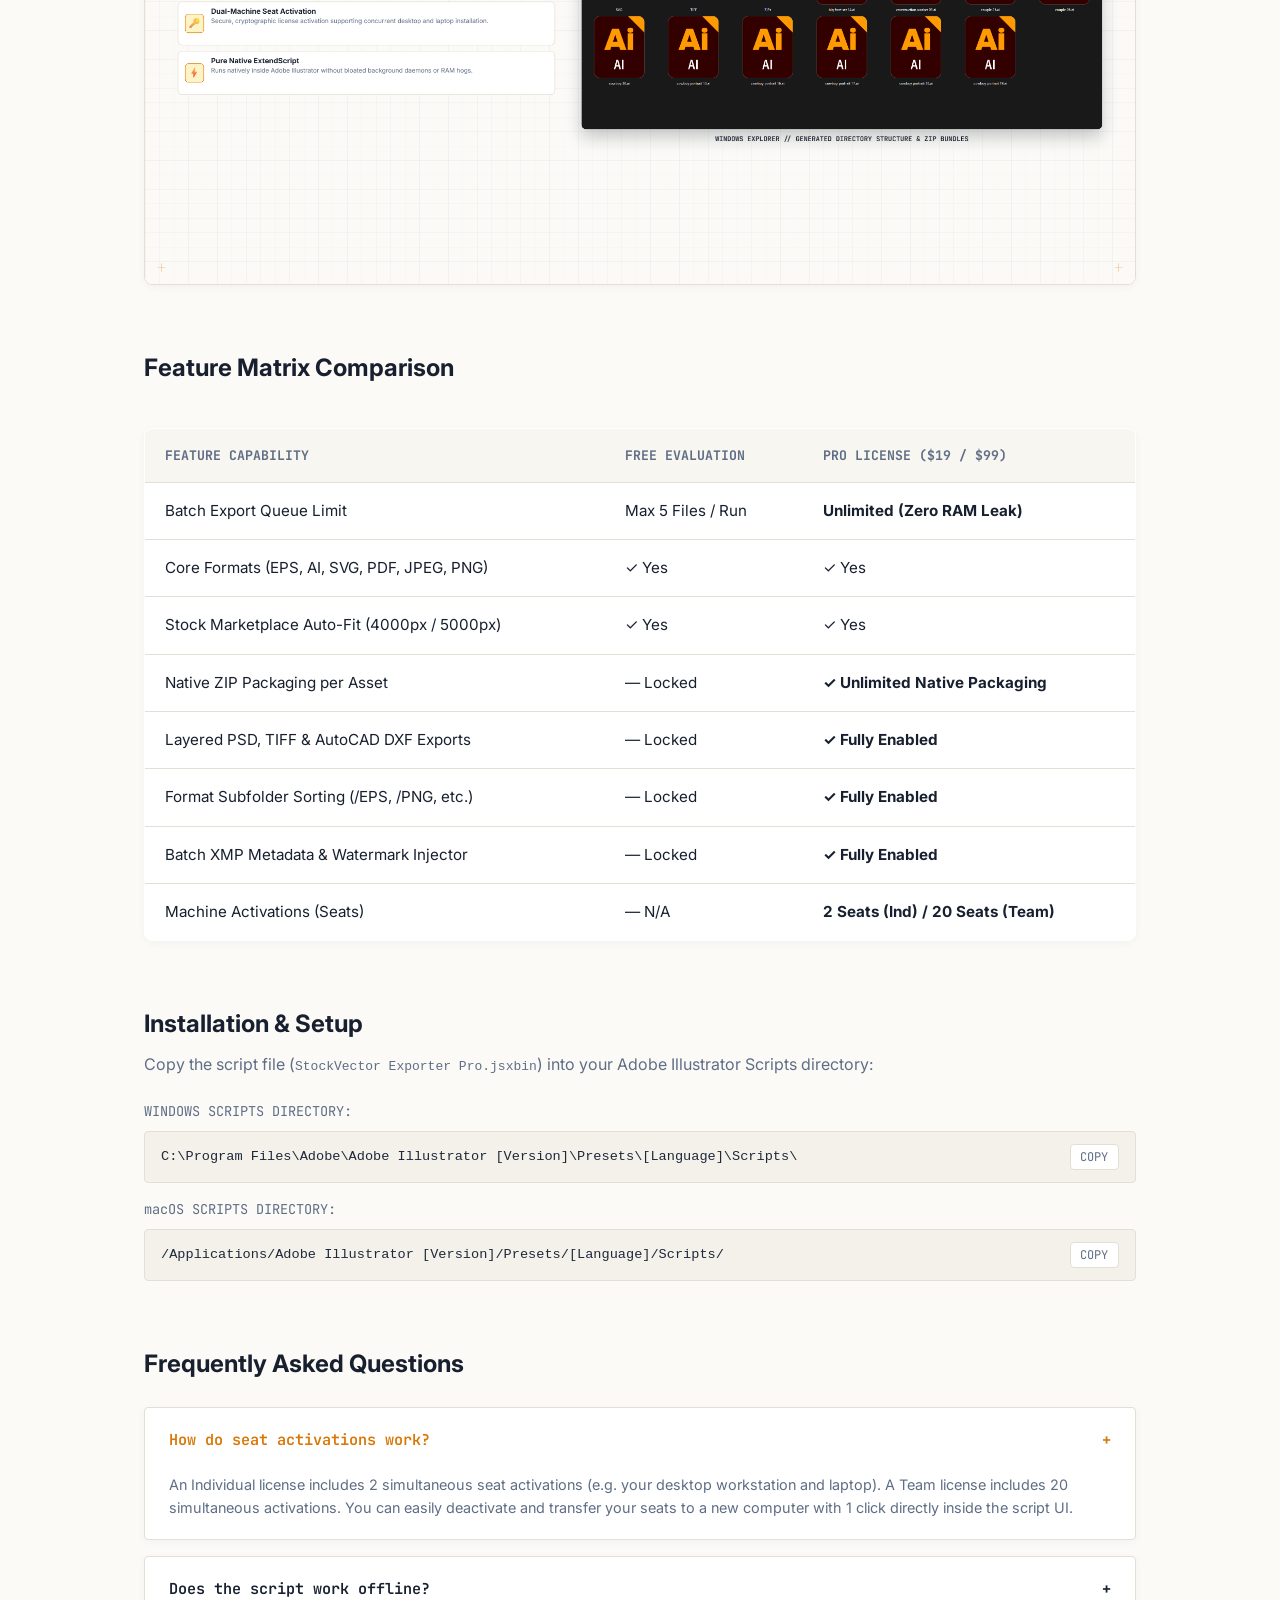
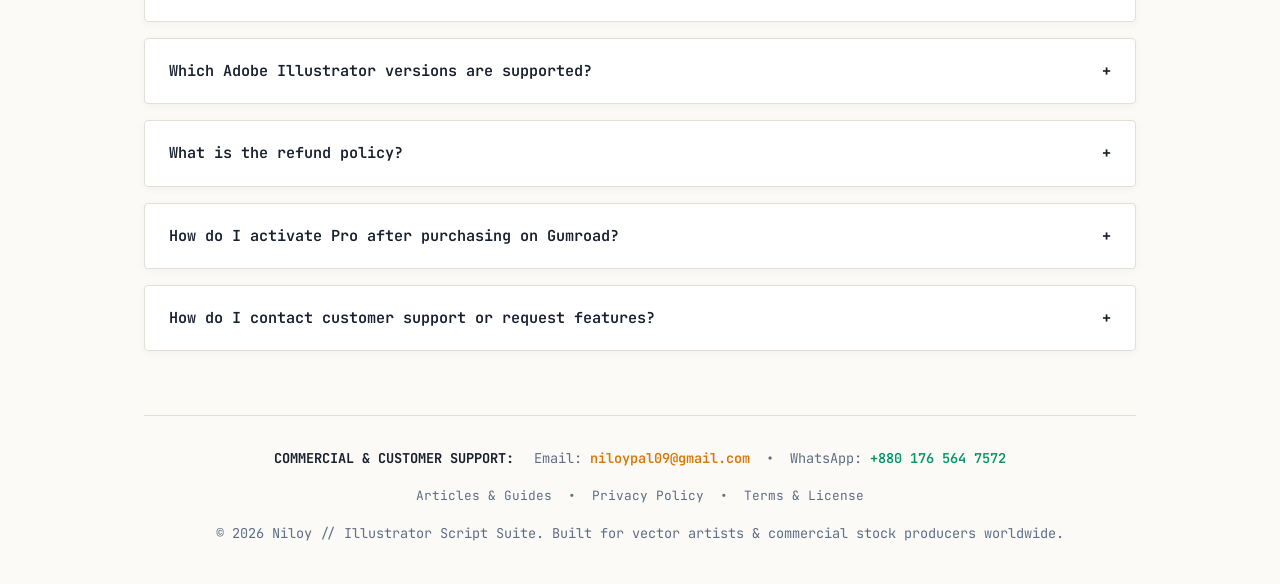
<file: stockvector-exporter-pro/index.html>
<!DOCTYPE html>
<html lang="en">
<head>
  <meta charset="UTF-8">
  <meta name="viewport" content="width=device-width, initial-scale=1.0">
  <title>StockVector Exporter Pro | Batch Vector Exporter for Adobe Illustrator</title>
  <meta name="description" content="Batch export Adobe Illustrator vectors to EPS 10, SVG, PSD & JPEG with stock pre-flight checks, auto-fit canvas, and native ZIP bundling. One-time $19 license.">
  <meta name="robots" content="index, follow">
  <link rel="canonical" href="https://nil4gh.github.io/nildevscripts/stockvector-exporter-pro/">
  <!-- Open Graph / Facebook -->
  <meta property="og:type" content="product">
  <meta property="og:site_name" content="Niloy Illustrator Script Suite">
  <meta property="og:title" content="StockVector Exporter Pro | Batch Vector Exporter for Adobe Illustrator">
  <meta property="og:description" content="Batch export Illustrator vectors to EPS 10, SVG, PSD & JPEG with stock pre-flight checks, auto-fit canvas, and native ZIP bundling. One-time $19 license.">
  <meta property="og:url" content="https://nil4gh.github.io/nildevscripts/stockvector-exporter-pro/">
  <meta property="og:image" content="https://nil4gh.github.io/nildevscripts/stockvector-exporter-pro/assets/01_adobe-illustrator-batch-vector-exporter-pro-interface_1920x1080.png">
  <meta property="product:price:amount" content="19">
  <meta property="product:price:currency" content="USD">
  <!-- Twitter -->
  <meta name="twitter:card" content="summary_large_image">
  <meta name="twitter:title" content="StockVector Exporter Pro | Batch Vector Exporter for Adobe Illustrator">
  <meta name="twitter:description" content="Batch export Illustrator vectors to EPS 10, SVG, PSD & JPEG with stock pre-flight checks, auto-fit canvas, and native ZIP bundling. One-time $19 license.">
  <meta name="twitter:image" content="https://nil4gh.github.io/nildevscripts/stockvector-exporter-pro/assets/01_adobe-illustrator-batch-vector-exporter-pro-interface_1920x1080.png">
  <!-- Structured data -->
  <script type="application/ld+json">
  {
    "@context": "https://schema.org",
    "@type": "Product",
    "@id": "https://nil4gh.github.io/nildevscripts/stockvector-exporter-pro/#product",
    "name": "StockVector Exporter Pro",
    "description": "Batch export Adobe Illustrator vectors to EPS 10, SVG, PSD & JPEG with stock pre-flight checks, auto-fit canvas, and native ZIP bundling.",
    "image": "https://nil4gh.github.io/nildevscripts/stockvector-exporter-pro/assets/01_adobe-illustrator-batch-vector-exporter-pro-interface_1920x1080.png",
    "brand": { "@type": "Brand", "name": "Niloy Illustrator Script Suite" },
    "offers": [
      {
        "@type": "Offer",
        "name": "Individual License",
        "price": "19",
        "priceCurrency": "USD",
        "priceValidUntil": "2027-12-31",
        "availability": "https://schema.org/InStock",
        "url": "https://niloydev0.gumroad.com/l/StockVectorExporterPro-AdobeIllustrator?wanted=true"
      },
      {
        "@type": "Offer",
        "name": "Team License (20 seats)",
        "price": "99",
        "priceCurrency": "USD",
        "priceValidUntil": "2027-12-31",
        "availability": "https://schema.org/InStock",
        "url": "https://niloydev0.gumroad.com/l/StockVectorExporterPro-AdobeIllustrator?wanted=true"
      }
    ]
  }
  </script>
  <link rel="stylesheet" href="../styles/retro.css">
  <!-- Google Fonts: JetBrains Mono & Inter -->
  <link rel="preconnect" href="https://fonts.googleapis.com">
  <link rel="preconnect" href="https://fonts.gstatic.com" crossorigin>
  <link href="https://fonts.googleapis.com/css2?family=Inter:wght@400;500;600;700;800&family=JetBrains+Mono:wght@400;600;700;800&display=swap" rel="stylesheet">
</head>
<body>

  <div class="container">
    <header>
      <div class="brand-row">
        <a href="../" class="logo">
          <span style="color: var(--accent-amber);">■</span> NILOY // <span>SCRIPTS</span>
        </a>
        <nav>
          <a href="../">CATALOG</a>
          <a href="#simulator">SIMULATOR</a>
          <a href="#pricing" class="active">BUY LICENSE</a>
          <a href="#features">FEATURES</a>
          <a href="#faq">FAQ</a>
        </nav>
      </div>
    </header>

    <main>
      <!-- Hero Section -->
      <section class="hero">
        <span class="hero-tag">SYS::MODULE // COMMERCIAL v3.2</span>
        <h1>StockVector Exporter Pro</h1>
        <p class="lead">The high-throughput batch export, stock pre-flight & multi-format ZIP packaging workstation for Adobe Illustrator. Engineered for commercial vector contributors.</p>
        
        <div style="display: flex; gap: 1rem; flex-wrap: wrap; margin-bottom: 2rem;">
          <a href="#pricing" class="btn btn-primary">GET PRO LICENSE — $19</a>
          <a href="./downloads/StockVector-Exporter-Pro-v3.2-Free.zip" download class="btn btn-secondary" style="border-color: var(--accent-amber); color: var(--text-main); font-weight: 700;">⬇ DOWNLOAD FREE VERSION (.ZIP)</a>
          <a href="#simulator" class="btn btn-secondary">INTERACTIVE SIMULATOR</a>
        </div>

        <!-- Hero Visual Cover -->
        <div style="margin-top: 1rem; border: 1px solid var(--panel-border); border-radius: 8px; overflow: hidden; box-shadow: var(--shadow-md);">
          <img src="./assets/01_adobe-illustrator-batch-vector-exporter-pro-interface_1920x1080.png" alt="Adobe Illustrator Batch Vector Exporter Pro v3.2 Main Automation Interface and ScriptUI Panel" style="width: 100%; height: auto; display: block;">
        </div>
      </section>

      <!-- Terminal Preview Box -->
      <div class="terminal-card">
        <div class="terminal-header">
          <span>SPECIFICATION CONSOLE // ENGINE DIAGNOSTIC LOG</span>
          <span style="color: var(--accent-green); font-weight: 700;">● ALL SYSTEMS OPERATIONAL</span>
        </div>
<pre>
[✓] RUNTIME ENGINE      : Adobe Illustrator ExtendScript ES3 (Zero RAM Leak Loop)
[✓] EXPORT FORMATS      : AI, EPS 8/9/10/CS6/CC, SVG 1.1, PDF, PSD, TIFF, DXF, PNG, JPEG
[✓] PRE-FLIGHT SYSTEM   : Auto-Fit (4000px/5000px), Font Outlining, CMYK/RGB Normalizer
[✓] PACKAGING SYSTEM    : Native Zero-Dependency Multi-Format ZIP Bundler
[✓] SEAT PROTOCOL       : Cloudflare Worker Cryptographic Seat Bridge (2 Ind / 20 Team)
</pre>
      </div>

      <!-- Interactive Preset Simulator -->
      <section id="simulator" class="interactive-simulator">
        <span class="hero-tag">LIVE ENGINE SIMULATOR</span>
        <h2 style="margin-bottom: 0.5rem;">Interactive Workflow Preset Explorer</h2>
        <p style="color: var(--text-muted); margin-bottom: 1.5rem;">Select a stock marketplace preset below to visualize how the pre-flight engine prepares your assets.</p>

        <div class="sim-buttons">
          <button class="sim-btn active" onclick="setPreset('shutterstock')">Shutterstock (EPS 10 + JPEG)</button>
          <button class="sim-btn" onclick="setPreset('adobestock')">Adobe Stock (5000px Auto-Fit)</button>
          <button class="sim-btn" onclick="setPreset('freepik')">Freepik (EPS 10 + 300 DPI Previews)</button>
          <button class="sim-btn" onclick="setPreset('gumroad')">Gumroad Bundler (ZIP + PSD + DXF)</button>
        </div>

        <div class="sim-output-box">
          <div id="sim-output">
<strong>Active Preset: Shutterstock Contributor Pack</strong>
• Formats: EPS 10 (Fonts Converted to Outlines) + JPEG (300 DPI High Quality)
• Canvas Mode: Fit Artboard to Artwork Bounds (Zero Clipping)
• Packaging: Output Subfolders (/EPS, /JPEG)
• Target Standard: Passes Shutterstock, Adobe Stock & iStock pre-flight inspection.
          </div>
        </div>
      </section>

      <!-- Pricing Section -->
      <section id="pricing" style="margin-top: 4rem;">
        <div style="text-align: center; margin-bottom: 2.5rem;">
          <span class="hero-tag">COMMERCIAL LICENSING TIERS</span>
          <h2>Select Your License Tier</h2>
          <p style="color: var(--text-muted); margin-top: 0.5rem;">Instant license key delivery. Zero monthly subscriptions. Free lifetime updates.</p>
        </div>

        <div class="pricing-grid">
          <!-- Free Trial -->
          <div class="price-card">
            <div>
              <h3>Free Evaluation</h3>
              <p style="color: var(--text-muted); font-size: 0.85rem;">For testing & light vector exports</p>
              <div class="price-amount">$0 <span>/ forever</span></div>
              <ul class="feature-list">
                <li>Batch export up to 5 files / run</li>
                <li>Standard EPS, JPEG, PNG, SVG, PDF, AI</li>
                <li>Stock Auto-Fit Canvas Scaling</li>
                <li>Font Outlining & Cleanup</li>
              </ul>
            </div>
            <a href="./downloads/StockVector-Exporter-Pro-v3.2-Free.zip" download class="btn btn-secondary btn-block" style="background: var(--accent-amber-light); border-color: var(--accent-amber); color: var(--text-main); font-weight: 700;">⬇ DOWNLOAD FREE VERSION</a>
          </div>

          <!-- Individual Pro Tier -->
          <div class="price-card featured">
            <div>
              <span class="hero-tag" style="margin-bottom: 0.5rem;">RECOMMENDED</span>
              <h3>Individual Pro</h3>
              <p style="color: var(--text-muted); font-size: 0.85rem;">Single designer / Freelancer</p>
              <div class="price-amount">$19 <span>/ one-time</span></div>
              <ul class="feature-list">
                <li><strong>Unlimited batch exports</strong> (1000+ files)</li>
                <li><strong>2 Machine Activations</strong> (Desktop + Laptop)</li>
                <li>Native ZIP Bundling per Asset</li>
                <li>Layered PSD, TIFF & AutoCAD DXF</li>
                <li>Format Subfolder Sorting (/EPS, /JPEG)</li>
                <li>Batch XMP Metadata & Watermarking</li>
                <li>Lifetime updates & fast support</li>
              </ul>
            </div>
            <!-- Live Gumroad Checkout URL (New Tab) -->
            <a href="https://niloydev0.gumroad.com/l/StockVectorExporterPro-AdobeIllustrator?wanted=true" target="_blank" rel="noopener noreferrer" class="btn btn-primary btn-block">BUY INDIVIDUAL KEY ($19)</a>
          </div>

          <!-- Team Pro Tier -->
          <div class="price-card">
            <div>
              <h3>Creative Team</h3>
              <p style="color: var(--text-muted); font-size: 0.85rem;">Agencies, studios & vector houses</p>
              <div class="price-amount">$99 <span>/ one-time</span></div>
              <ul class="feature-list">
                <li><strong>Everything in Individual Pro</strong></li>
                <li><strong>20 Simultaneous Machine Activations</strong> (~48% volume discount at $4.95/seat)</li>
                <li>Centralized Team Seat Management</li>
                <li>Commercial Marketplace Distribution rights</li>
                <li>Priority 24h technical support</li>
              </ul>
            </div>
            <!-- Live Gumroad Checkout URL (New Tab) -->
            <a href="https://niloydev0.gumroad.com/l/StockVectorExporterPro-AdobeIllustrator?wanted=true" target="_blank" rel="noopener noreferrer" class="btn btn-secondary btn-block">BUY TEAM KEY ($99)</a>
          </div>
        </div>
      </section>

      <!-- Visual Workflow & Technical Engine Showcase -->
      <section id="showcase" style="margin-top: 4rem;">
        <div style="text-align: center; margin-bottom: 2.5rem;">
          <span class="hero-tag">SYS::INTERFACE // COMMERCIAL EXPORT ENGINE</span>
          <h2>Engineered for Vector Production Speed</h2>
          <p style="color: var(--text-muted); margin-top: 0.5rem;">High-fidelity graphical interface built for Adobe Illustrator without clunky external dependencies.</p>
        </div>

        <div style="display: flex; flex-direction: column; gap: 2.5rem;">
          <!-- Plate 01 -->
          <div style="background: var(--panel-bg); border: 1px solid var(--panel-border); border-radius: 8px; overflow: hidden; box-shadow: var(--shadow-sm);">
            <div style="padding: 1rem 1.5rem; border-bottom: 1px solid var(--panel-border); background: #f8fafc; display: flex; justify-content: space-between; align-items: center; flex-wrap: wrap;">
              <span style="font-family: var(--font-mono); font-weight: 700; font-size: 0.85rem; color: var(--text-main);">PLATE 01 // MULTI-FORMAT EXPORT ENGINE & VERSION PRE-SETTER</span>
              <span class="hero-tag" style="margin: 0; background: var(--accent-cyan-light); color: var(--accent-cyan);">9 FORMATS SUPPORTED</span>
            </div>
            <img src="./assets/02_adobe-illustrator-multi-format-eps10-svg-psd-export-engine_1920x1080.png" alt="Adobe Illustrator Multi-Format Export Engine for EPS 10, Layered PSD, SVG, and High-Res PNG" style="width: 100%; height: auto; display: block;">
          </div>

          <!-- Plate 02 -->
          <div style="background: var(--panel-bg); border: 1px solid var(--panel-border); border-radius: 8px; overflow: hidden; box-shadow: var(--shadow-sm);">
            <div style="padding: 1rem 1.5rem; border-bottom: 1px solid var(--panel-border); background: #f8fafc; display: flex; justify-content: space-between; align-items: center; flex-wrap: wrap;">
              <span style="font-family: var(--font-mono); font-weight: 700; font-size: 0.85rem; color: var(--text-main);">PLATE 02 // PRESETS, AUTOMATED NAMING & COPYRIGHT WATERMARKING</span>
              <span class="hero-tag" style="margin: 0; background: var(--accent-amber-light); color: var(--accent-amber);">THEFT PREVENTION</span>
            </div>
            <img src="./assets/03_adobe-illustrator-stock-preflight-watermarks-presets_1920x1080.png" alt="Adobe Illustrator Microstock Pre-Flight Validation, Regex Filename Sanitization, and Watermarking" style="width: 100%; height: auto; display: block;">
          </div>

          <!-- Plate 03 -->
          <div style="background: var(--panel-bg); border: 1px solid var(--panel-border); border-radius: 8px; overflow: hidden; box-shadow: var(--shadow-sm);">
            <div style="padding: 1rem 1.5rem; border-bottom: 1px solid var(--panel-border); background: #f8fafc; display: flex; justify-content: space-between; align-items: center; flex-wrap: wrap;">
              <span style="font-family: var(--font-mono); font-weight: 700; font-size: 0.85rem; color: var(--text-main);">PLATE 03 // PRODUCTION OUTPUT RESULTS & NATIVE ZIP BUNDLING</span>
              <span class="hero-tag" style="margin: 0; background: var(--accent-green-light); color: var(--accent-green);">INSTANT DELIVERABLES</span>
            </div>
            <img src="./assets/04_adobe-illustrator-automated-zip-bundle-output-folders_1920x1080.png" alt="Automated Subfolder Sorting and ZIP Bundler for Adobe Illustrator Vector Deliverables" style="width: 100%; height: auto; display: block;">
          </div>
        </div>
      </section>

      <!-- Feature Comparison Matrix -->
      <section id="features" style="margin-top: 4rem;">
        <h2>Feature Matrix Comparison</h2>
        <table class="comparison-table">
          <thead>
            <tr>
              <th>Feature Capability</th>
              <th>Free Evaluation</th>
              <th>Pro License ($19 / $99)</th>
            </tr>
          </thead>
          <tbody>
            <tr>
              <td>Batch Export Queue Limit</td>
              <td>Max 5 Files / Run</td>
              <td><strong>Unlimited (Zero RAM Leak)</strong></td>
            </tr>
            <tr>
              <td>Core Formats (EPS, AI, SVG, PDF, JPEG, PNG)</td>
              <td>✓ Yes</td>
              <td>✓ Yes</td>
            </tr>
            <tr>
              <td>Stock Marketplace Auto-Fit (4000px / 5000px)</td>
              <td>✓ Yes</td>
              <td>✓ Yes</td>
            </tr>
            <tr>
              <td>Native ZIP Packaging per Asset</td>
              <td>— Locked</td>
              <td><strong>✓ Unlimited Native Packaging</strong></td>
            </tr>
            <tr>
              <td>Layered PSD, TIFF & AutoCAD DXF Exports</td>
              <td>— Locked</td>
              <td><strong>✓ Fully Enabled</strong></td>
            </tr>
            <tr>
              <td>Format Subfolder Sorting (/EPS, /PNG, etc.)</td>
              <td>— Locked</td>
              <td><strong>✓ Fully Enabled</strong></td>
            </tr>
            <tr>
              <td>Batch XMP Metadata & Watermark Injector</td>
              <td>— Locked</td>
              <td><strong>✓ Fully Enabled</strong></td>
            </tr>
            <tr>
              <td>Machine Activations (Seats)</td>
              <td>— N/A</td>
              <td><strong>2 Seats (Ind) / 20 Seats (Team)</strong></td>
            </tr>
          </tbody>
        </table>
      </section>

      <!-- Installation & Setup -->
      <section id="installation" style="margin-top: 4rem;">
        <h2>Installation & Setup</h2>
        <p style="color: var(--text-muted); margin-top: 0.5rem; margin-bottom: 1.5rem;">Copy the script file (<code>StockVector Exporter Pro.jsxbin</code>) into your Adobe Illustrator Scripts directory:</p>

        <p style="font-family: var(--font-mono); font-size: 0.85rem; color: var(--text-muted);">WINDOWS SCRIPTS DIRECTORY:</p>
        <div class="copy-box">
          <code>C:\Program Files\Adobe\Adobe Illustrator [Version]\Presets\[Language]\Scripts\</code>
          <button class="copy-btn" onclick="copyText('C:\\Program Files\\Adobe\\Adobe Illustrator [Version]\\Presets\\[Language]\\Scripts\\')">COPY</button>
        </div>

        <p style="font-family: var(--font-mono); font-size: 0.85rem; color: var(--text-muted); margin-top: 1rem;">macOS SCRIPTS DIRECTORY:</p>
        <div class="copy-box">
          <code>/Applications/Adobe Illustrator [Version]/Presets/[Language]/Scripts/</code>
          <button class="copy-btn" onclick="copyText('/Applications/Adobe Illustrator [Version]/Presets/[Language]/Scripts/')">COPY</button>
        </div>
      </section>

      <!-- FAQ Section -->
      <section id="faq" style="margin-top: 4rem;">
        <h2>Frequently Asked Questions</h2>
        <div style="margin-top: 1.5rem;">
          
          <div class="faq-item open">
            <div class="faq-question" onclick="toggleFaq(this)">
              <span>How do seat activations work?</span>
              <span>+</span>
            </div>
            <div class="faq-answer">
              An Individual license includes 2 simultaneous seat activations (e.g. your desktop workstation and laptop). A Team license includes 20 simultaneous activations. You can easily deactivate and transfer your seats to a new computer with 1 click directly inside the script UI.
            </div>
          </div>

          <div class="faq-item">
            <div class="faq-question" onclick="toggleFaq(this)">
              <span>Does the script work offline?</span>
              <span>+</span>
            </div>
            <div class="faq-answer">
              Yes! You only need an internet connection once when activating your license key. After activation, the seat is cryptographically cached on your machine, allowing full offline batch processing without ongoing internet access.
            </div>
          </div>

          <div class="faq-item">
            <div class="faq-question" onclick="toggleFaq(this)">
              <span>Which Adobe Illustrator versions are supported?</span>
              <span>+</span>
            </div>
            <div class="faq-answer">
              StockVector Exporter Pro is built on pure ECMAScript 3 (ES3) ExtendScript and is compatible with Adobe Illustrator CC 2019 through Illustrator 2026+ on both Windows 10/11 and macOS (Intel & Apple Silicon M1/M2/M3/M4).
            </div>
          </div>

          <div class="faq-item">
            <div class="faq-question" onclick="toggleFaq(this)">
              <span>What is the refund policy?</span>
              <span>+</span>
            </div>
            <div class="faq-answer">
              We offer a 14-day 100% money-back guarantee. If the tool doesn't speed up your vector workflow or meet your expectations, simply reach out for a full refund.
            </div>
          </div>

          <div class="faq-item">
            <div class="faq-question" onclick="toggleFaq(this)">
              <span>How do I activate Pro after purchasing on Gumroad?</span>
              <span>+</span>
            </div>
            <div class="faq-answer">
              Purchases are handled securely through Gumroad. After checkout, Gumroad emails you your license key instantly. Paste that key into the script's activation dialog (or use the key you see on your Gumroad Library page under "View license key") and it is verified against our secure licensing server in seconds.
            </div>
          </div>

          <div class="faq-item">
            <div class="faq-question" onclick="toggleFaq(this)">
              <span>How do I contact customer support or request features?</span>
              <span>+</span>
            </div>
            <div class="faq-answer">
              You can contact developer support directly via Email at <a href="mailto:niloypal09@gmail.com" style="color: var(--accent-amber); font-weight: 600;">niloypal09@gmail.com</a> or message via WhatsApp at <a href="https://wa.me/8801765647572" target="_blank" style="color: var(--accent-green); font-weight: 600;">+880 176 564 7572</a>. We respond to all commercial inquiries within 24 hours.
            </div>
          </div>

        </div>
      </section>
    </main>

    <footer style="border-top: 1px solid var(--panel-border); padding-top: 2rem; margin-top: 4rem; text-align: center; color: var(--text-muted); font-size: 0.85rem;">
      <div style="margin-bottom: 1rem;">
        <span style="font-family: var(--font-mono); font-weight: 700; color: var(--text-main);">COMMERCIAL & CUSTOMER SUPPORT:</span> 
        <span style="margin-left: 0.75rem;">Email: <a href="mailto:niloypal09@gmail.com" style="color: var(--accent-amber); text-decoration: none; font-weight: 600;">niloypal09@gmail.com</a></span> 
        <span style="margin: 0 0.5rem;">•</span> 
        <span>WhatsApp: <a href="https://wa.me/8801765647572" target="_blank" style="color: var(--accent-green); text-decoration: none; font-weight: 600;">+880 176 564 7572</a></span>
      </div>
      <div style="margin-bottom: 1rem; font-family: var(--font-mono); font-size: 0.8rem;">
        <a href="../blog/" style="color: var(--text-muted); text-decoration: none;">Articles &amp; Guides</a>
        <span style="margin: 0 0.5rem;">•</span>
        <a href="../privacy/" style="color: var(--text-muted); text-decoration: none;">Privacy Policy</a>
        <span style="margin: 0 0.5rem;">•</span>
        <a href="../terms/" style="color: var(--text-muted); text-decoration: none;">Terms &amp; License</a>
      </div>
      <p>© 2026 Niloy // Illustrator Script Suite. Built for vector artists & commercial stock producers worldwide.</p>
    </footer>
  </div>

  <script>
    const presets = {
      shutterstock: "Active Preset: Shutterstock Contributor Pack\n• Formats: EPS 10 (Fonts Converted to Outlines) + JPEG (300 DPI High Quality)\n• Canvas Mode: Fit Artboard to Artwork Bounds (Zero Clipping)\n• Packaging: Output Subfolders (/EPS, /JPEG)\n• Target Standard: Passes Shutterstock, Adobe Stock & iStock pre-flight inspection.",
      adobestock: "Active Preset: Adobe Stock Contributor Pack\n• Formats: AI CS6 + EPS 10 + JPEG (5000px High-Res Preview)\n• Canvas Mode: Stock Auto-Fit (5000px Squared)\n• Color Space: Force RGB\n• Target Standard: Snaps perfectly to Adobe Stock vector specifications.",
      freepik: "Active Preset: Freepik Contributor Pack\n• Formats: EPS 10 + JPEG (300 DPI)\n• Canvas Mode: Stock Auto-Fit (4000px)\n• Naming: Sanitize special characters & lowercase filenames\n• Target Standard: Freepik automated upload validator compatible.",
      gumroad: "Active Preset: Gumroad Multi-Format Product Bundler\n• Formats: AI, EPS 10, SVG 1.1, PDF, Layered PSD, AutoCAD DXF, PNG (Transparent)\n• Packaging: Create Native ZIP Archive per Asset\n• Target Standard: Instant digital marketplace ready zip packages."
    };

    function setPreset(key) {
      document.querySelectorAll('.sim-btn').forEach(btn => btn.classList.remove('active'));
      event.target.classList.add('active');
      document.getElementById('sim-output').innerText = presets[key];
    }

    function toggleFaq(el) {
      const item = el.parentElement;
      item.classList.toggle('open');
    }

    function copyText(text) {
      navigator.clipboard.writeText(text).then(() => {
        alert('Path copied to clipboard!');
      });
    }
  </script>

</body>
</html>
</file>
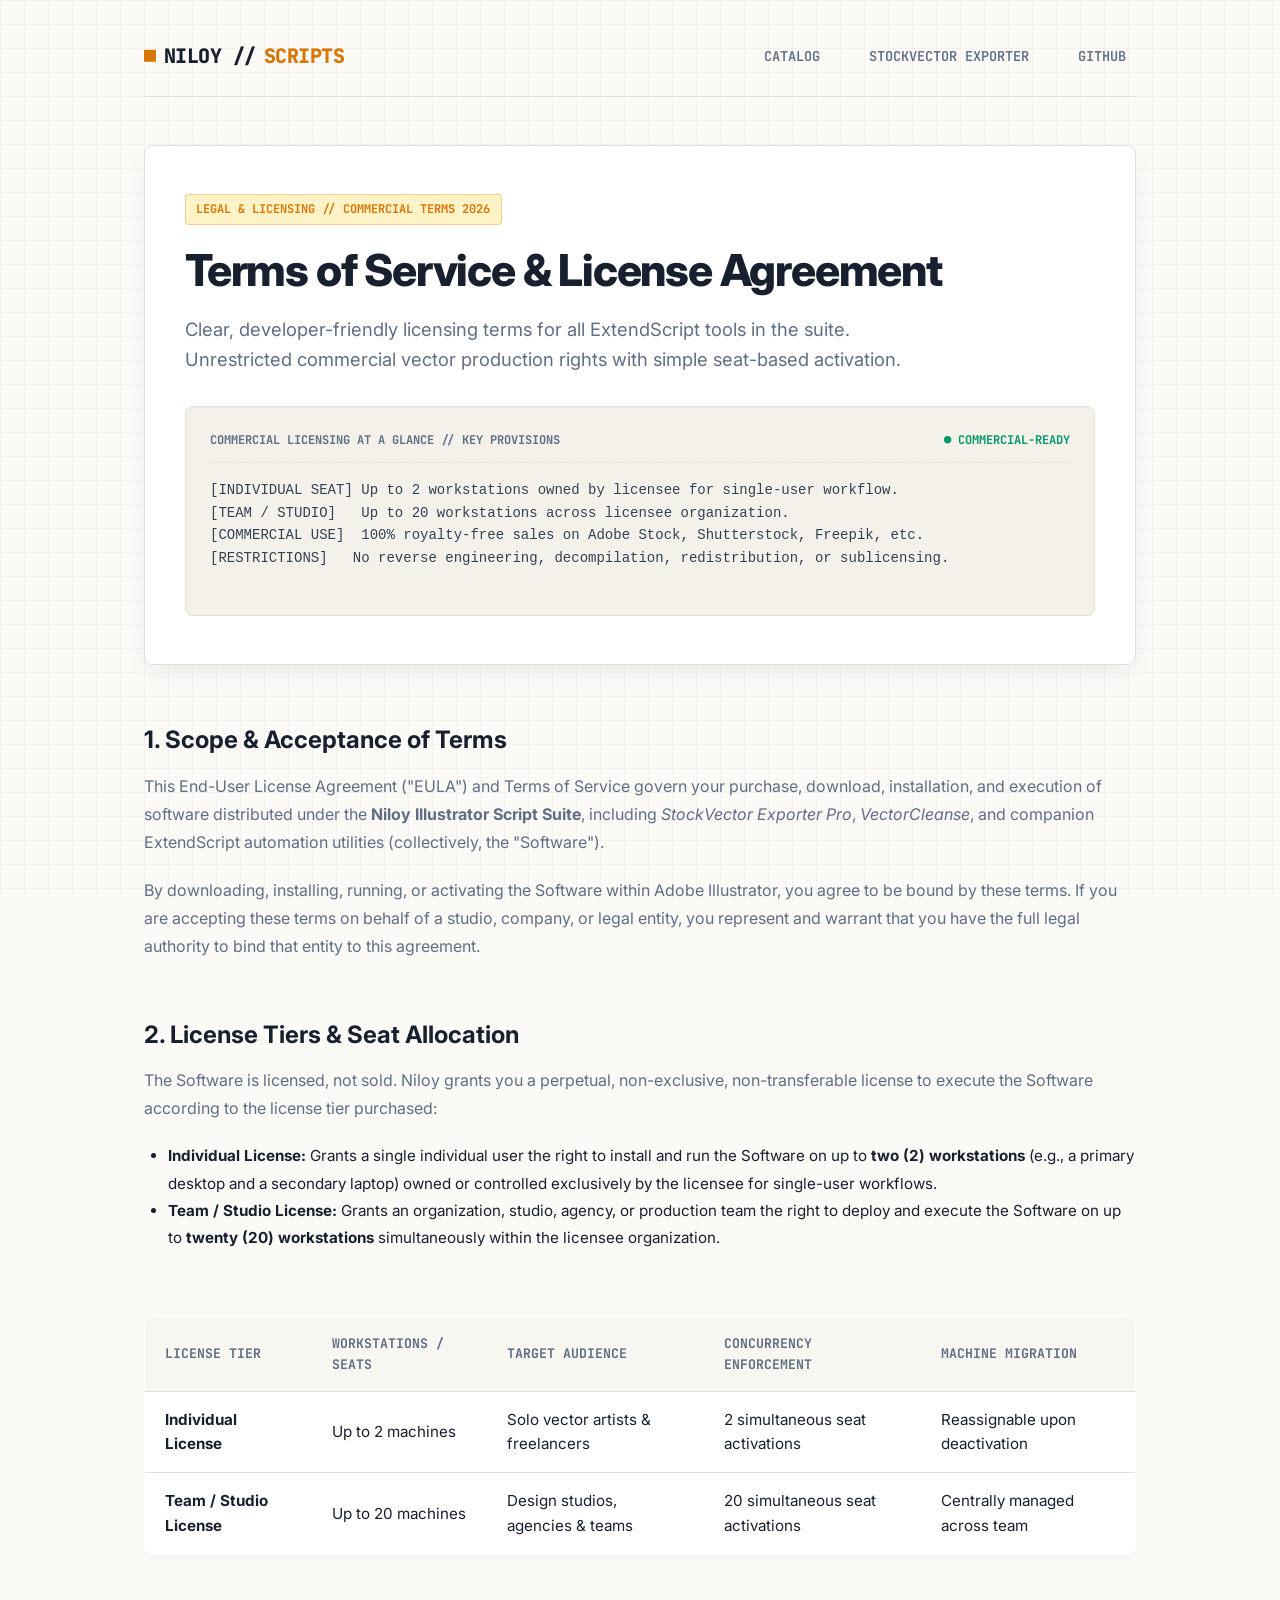
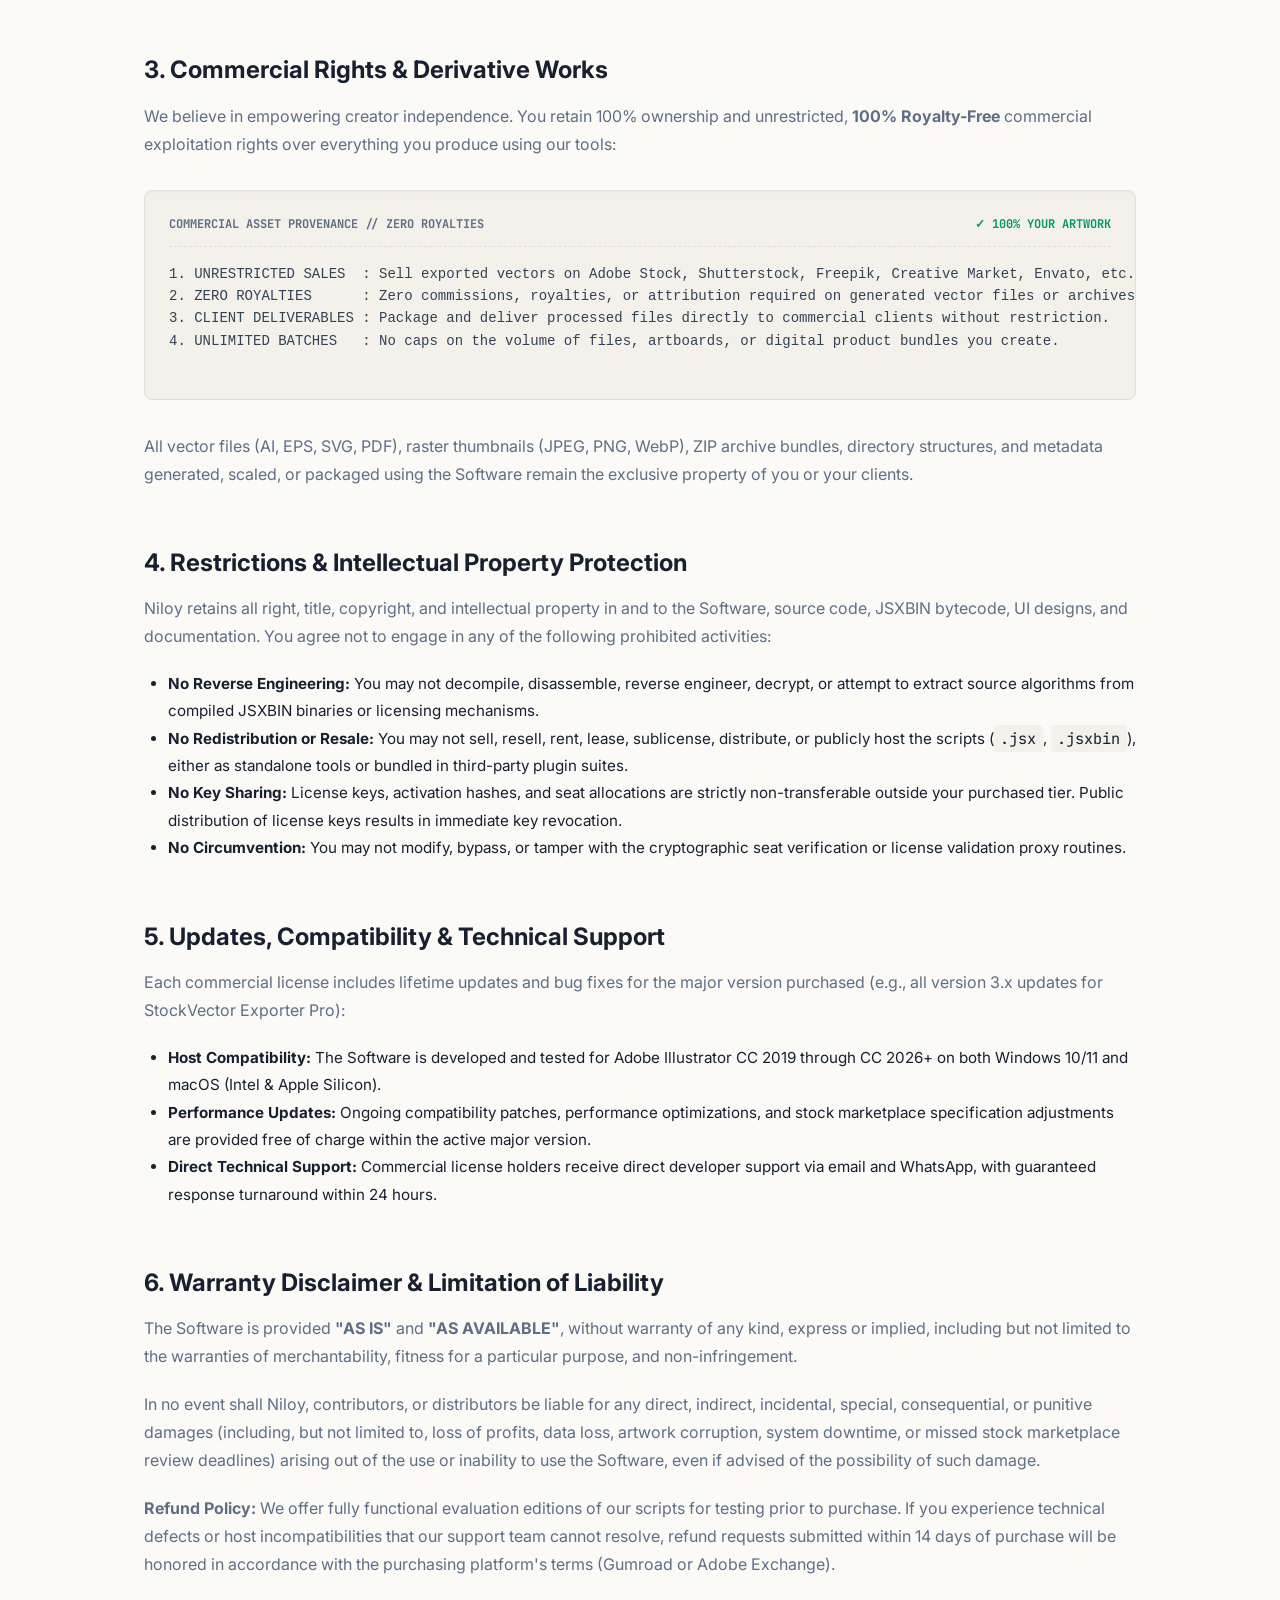
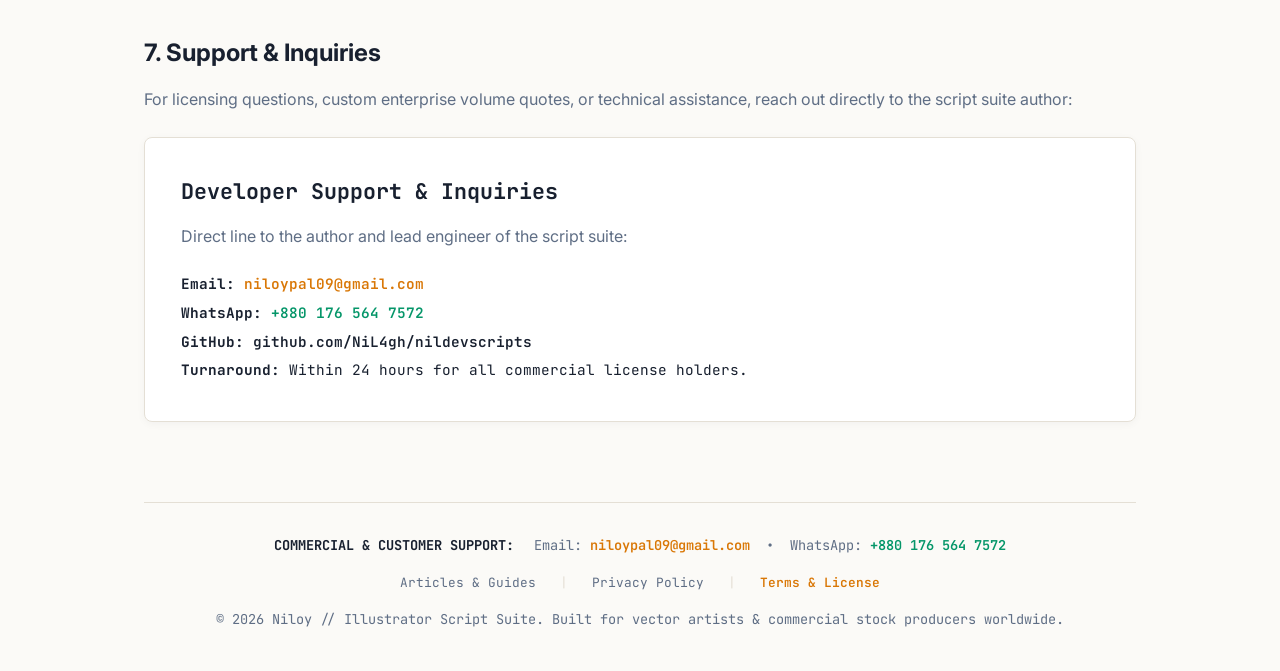
<file: terms/index.html>
<!DOCTYPE html>
<html lang="en">
<head>
  <meta charset="UTF-8">
  <meta name="viewport" content="width=device-width, initial-scale=1.0">
  <title>Terms & License Agreement // Niloy Illustrator Script Suite</title>
  <meta name="description" content="Terms of Service and End-User License Agreement for Niloy Illustrator Script Suite. Commercial usage rights, seat allocations, and warranty terms.">
  <meta name="robots" content="index, follow">
  <link rel="canonical" href="https://nil4gh.github.io/nildevscripts/terms/">
  <meta name="theme-color" content="#0b1220">
  <!-- Open Graph / Facebook -->
  <meta property="og:type" content="website">
  <meta property="og:site_name" content="Niloy Illustrator Script Suite">
  <meta property="og:title" content="Terms & License Agreement // Niloy Illustrator Script Suite">
  <meta property="og:description" content="Terms of Service and End-User License Agreement for Niloy Illustrator Script Suite. Commercial usage rights, seat allocations, and warranty terms.">
  <meta property="og:url" content="https://nil4gh.github.io/nildevscripts/terms/">
  <meta property="og:image" content="https://nil4gh.github.io/nildevscripts/stockvector-exporter-pro/assets/01_adobe-illustrator-batch-vector-exporter-pro-interface_1920x1080.png">
  <!-- Twitter -->
  <meta name="twitter:card" content="summary_large_image">
  <meta name="twitter:title" content="Terms & License Agreement // Niloy Illustrator Script Suite">
  <meta name="twitter:description" content="Terms of Service and End-User License Agreement for Niloy Illustrator Script Suite. Commercial usage rights, seat allocations, and warranty terms.">
  <meta name="twitter:image" content="https://nil4gh.github.io/nildevscripts/stockvector-exporter-pro/assets/01_adobe-illustrator-batch-vector-exporter-pro-interface_1920x1080.png">
  <!-- Structured Data -->
  <script type="application/ld+json">
  {
    "@context": "https://schema.org",
    "@type": "WebPage",
    "name": "Terms & License Agreement // Niloy Illustrator Script Suite",
    "url": "https://nil4gh.github.io/nildevscripts/terms/",
    "description": "Terms of Service and End-User License Agreement for Niloy Illustrator Script Suite. Commercial usage rights, seat allocations, and warranty terms."
  }
  </script>
  <link rel="stylesheet" href="../styles/retro.css">
  <!-- Google Fonts: JetBrains Mono & Inter -->
  <link rel="preconnect" href="https://fonts.googleapis.com">
  <link rel="preconnect" href="https://fonts.gstatic.com" crossorigin>
  <link href="https://fonts.googleapis.com/css2?family=Inter:wght@400;500;600;700;800&family=JetBrains+Mono:wght@400;600;700;800&display=swap" rel="stylesheet">
</head>
<body>

  <div class="container">
    <header>
      <div class="brand-row">
        <a href="../" class="logo">
          <span style="color: var(--accent-amber);">■</span> NILOY // <span>SCRIPTS</span>
        </a>
        <nav>
          <a href="../">CATALOG</a>
          <a href="../stockvector-exporter-pro/">STOCKVECTOR EXPORTER</a>
          <a href="https://github.com/NiL4gh/nildevscripts" target="_blank">GITHUB</a>
        </nav>
      </div>
    </header>

    <main>
      <!-- Hero Section -->
      <section class="hero">
        <span class="hero-tag">LEGAL & LICENSING // COMMERCIAL TERMS 2026</span>
        <h1>Terms of Service & License Agreement</h1>
        <p class="lead">Clear, developer-friendly licensing terms for all ExtendScript tools in the suite. Unrestricted commercial vector production rights with simple seat-based activation.</p>

        <div class="terminal-card" style="margin-top: 1.5rem; margin-bottom: 0;">
          <div class="terminal-header">
            <span>COMMERCIAL LICENSING AT A GLANCE // KEY PROVISIONS</span>
            <span style="color: var(--accent-green); font-weight: 700;">● COMMERCIAL-READY</span>
          </div>
          <pre>
[INDIVIDUAL SEAT] Up to 2 workstations owned by licensee for single-user workflow.
[TEAM / STUDIO]   Up to 20 workstations across licensee organization.
[COMMERCIAL USE]  100% royalty-free sales on Adobe Stock, Shutterstock, Freepik, etc.
[RESTRICTIONS]   No reverse engineering, decompilation, redistribution, or sublicensing.
          </pre>
        </div>
      </section>

      <!-- Section 1: Scope & Acceptance -->
      <section style="margin-top: 3.5rem;">
        <h2>1. Scope & Acceptance of Terms</h2>
        <p style="color: var(--text-muted); margin-top: 0.75rem; margin-bottom: 1.25rem; font-size: 1rem; line-height: 1.75;">
          This End-User License Agreement ("EULA") and Terms of Service govern your purchase, download, installation, and execution of software distributed under the <strong>Niloy Illustrator Script Suite</strong>, including <em>StockVector Exporter Pro</em>, <em>VectorCleanse</em>, and companion ExtendScript automation utilities (collectively, the "Software").
        </p>
        <p style="color: var(--text-muted); margin-bottom: 1.25rem; font-size: 1rem; line-height: 1.75;">
          By downloading, installing, running, or activating the Software within Adobe Illustrator, you agree to be bound by these terms. If you are accepting these terms on behalf of a studio, company, or legal entity, you represent and warrant that you have the full legal authority to bind that entity to this agreement.
        </p>
      </section>

      <!-- Section 2: License Tiers & Seat Allocation -->
      <section style="margin-top: 3.5rem;">
        <h2>2. License Tiers & Seat Allocation</h2>
        <p style="color: var(--text-muted); margin-top: 0.75rem; margin-bottom: 1.25rem; font-size: 1rem; line-height: 1.75;">
          The Software is licensed, not sold. Niloy grants you a perpetual, non-exclusive, non-transferable license to execute the Software according to the license tier purchased:
        </p>
        <ul style="color: var(--text-main); margin-left: 1.5rem; margin-bottom: 1.5rem; line-height: 1.8; font-size: 0.95rem;">
          <li><strong>Individual License:</strong> Grants a single individual user the right to install and run the Software on up to <strong>two (2) workstations</strong> (e.g., a primary desktop and a secondary laptop) owned or controlled exclusively by the licensee for single-user workflows.</li>
          <li><strong>Team / Studio License:</strong> Grants an organization, studio, agency, or production team the right to deploy and execute the Software on up to <strong>twenty (20) workstations</strong> simultaneously within the licensee organization.</li>
        </ul>

        <div style="overflow-x: auto; margin-bottom: 1.5rem;">
          <table class="comparison-table">
            <thead>
              <tr>
                <th>License Tier</th>
                <th>Workstations / Seats</th>
                <th>Target Audience</th>
                <th>Concurrency Enforcement</th>
                <th>Machine Migration</th>
              </tr>
            </thead>
            <tbody>
              <tr>
                <td><strong>Individual License</strong></td>
                <td>Up to 2 machines</td>
                <td>Solo vector artists & freelancers</td>
                <td>2 simultaneous seat activations</td>
                <td>Reassignable upon deactivation</td>
              </tr>
              <tr>
                <td><strong>Team / Studio License</strong></td>
                <td>Up to 20 machines</td>
                <td>Design studios, agencies & teams</td>
                <td>20 simultaneous seat activations</td>
                <td>Centrally managed across team</td>
              </tr>
            </tbody>
          </table>
        </div>
      </section>

      <!-- Section 3: Commercial Rights & Derivative Works -->
      <section style="margin-top: 3.5rem;">
        <h2>3. Commercial Rights & Derivative Works</h2>
        <p style="color: var(--text-muted); margin-top: 0.75rem; margin-bottom: 1.25rem; font-size: 1rem; line-height: 1.75;">
          We believe in empowering creator independence. You retain 100% ownership and unrestricted, <strong>100% Royalty-Free</strong> commercial exploitation rights over everything you produce using our tools:
        </p>
        <div class="terminal-card">
          <div class="terminal-header">
            <span>COMMERCIAL ASSET PROVENANCE // ZERO ROYALTIES</span>
            <span style="color: var(--accent-green); font-weight: 700;">✓ 100% YOUR ARTWORK</span>
          </div>
          <pre>
1. UNRESTRICTED SALES  : Sell exported vectors on Adobe Stock, Shutterstock, Freepik, Creative Market, Envato, etc.
2. ZERO ROYALTIES      : Zero commissions, royalties, or attribution required on generated vector files or archives.
3. CLIENT DELIVERABLES : Package and deliver processed files directly to commercial clients without restriction.
4. UNLIMITED BATCHES   : No caps on the volume of files, artboards, or digital product bundles you create.
          </pre>
        </div>
        <p style="color: var(--text-muted); margin-top: 1rem; margin-bottom: 1.25rem; font-size: 1rem; line-height: 1.75;">
          All vector files (AI, EPS, SVG, PDF), raster thumbnails (JPEG, PNG, WebP), ZIP archive bundles, directory structures, and metadata generated, scaled, or packaged using the Software remain the exclusive property of you or your clients.
        </p>
      </section>

      <!-- Section 4: Restrictions & Intellectual Property -->
      <section style="margin-top: 3.5rem;">
        <h2>4. Restrictions & Intellectual Property Protection</h2>
        <p style="color: var(--text-muted); margin-top: 0.75rem; margin-bottom: 1.25rem; font-size: 1rem; line-height: 1.75;">
          Niloy retains all right, title, copyright, and intellectual property in and to the Software, source code, JSXBIN bytecode, UI designs, and documentation. You agree not to engage in any of the following prohibited activities:
        </p>
        <ul style="color: var(--text-main); margin-left: 1.5rem; margin-bottom: 1.5rem; line-height: 1.8; font-size: 0.95rem;">
          <li><strong>No Reverse Engineering:</strong> You may not decompile, disassemble, reverse engineer, decrypt, or attempt to extract source algorithms from compiled JSXBIN binaries or licensing mechanisms.</li>
          <li><strong>No Redistribution or Resale:</strong> You may not sell, resell, rent, lease, sublicense, distribute, or publicly host the scripts (<code style="font-family: var(--font-mono); background: var(--code-bg); padding: 0.2rem 0.4rem; border-radius: var(--radius-sm);">.jsx</code>, <code style="font-family: var(--font-mono); background: var(--code-bg); padding: 0.2rem 0.4rem; border-radius: var(--radius-sm);">.jsxbin</code>), either as standalone tools or bundled in third-party plugin suites.</li>
          <li><strong>No Key Sharing:</strong> License keys, activation hashes, and seat allocations are strictly non-transferable outside your purchased tier. Public distribution of license keys results in immediate key revocation.</li>
          <li><strong>No Circumvention:</strong> You may not modify, bypass, or tamper with the cryptographic seat verification or license validation proxy routines.</li>
        </ul>
      </section>

      <!-- Section 5: Updates, Compatibility & Support -->
      <section style="margin-top: 3.5rem;">
        <h2>5. Updates, Compatibility & Technical Support</h2>
        <p style="color: var(--text-muted); margin-top: 0.75rem; margin-bottom: 1.25rem; font-size: 1rem; line-height: 1.75;">
          Each commercial license includes lifetime updates and bug fixes for the major version purchased (e.g., all version 3.x updates for StockVector Exporter Pro):
        </p>
        <ul style="color: var(--text-main); margin-left: 1.5rem; margin-bottom: 1.5rem; line-height: 1.8; font-size: 0.95rem;">
          <li><strong>Host Compatibility:</strong> The Software is developed and tested for Adobe Illustrator CC 2019 through CC 2026+ on both Windows 10/11 and macOS (Intel & Apple Silicon).</li>
          <li><strong>Performance Updates:</strong> Ongoing compatibility patches, performance optimizations, and stock marketplace specification adjustments are provided free of charge within the active major version.</li>
          <li><strong>Direct Technical Support:</strong> Commercial license holders receive direct developer support via email and WhatsApp, with guaranteed response turnaround within 24 hours.</li>
        </ul>
      </section>

      <!-- Section 6: Warranty Disclaimer & Limitation of Liability -->
      <section style="margin-top: 3.5rem;">
        <h2>6. Warranty Disclaimer & Limitation of Liability</h2>
        <p style="color: var(--text-muted); margin-top: 0.75rem; margin-bottom: 1.25rem; font-size: 1rem; line-height: 1.75;">
          The Software is provided <strong>"AS IS"</strong> and <strong>"AS AVAILABLE"</strong>, without warranty of any kind, express or implied, including but not limited to the warranties of merchantability, fitness for a particular purpose, and non-infringement.
        </p>
        <p style="color: var(--text-muted); margin-bottom: 1.25rem; font-size: 1rem; line-height: 1.75;">
          In no event shall Niloy, contributors, or distributors be liable for any direct, indirect, incidental, special, consequential, or punitive damages (including, but not limited to, loss of profits, data loss, artwork corruption, system downtime, or missed stock marketplace review deadlines) arising out of the use or inability to use the Software, even if advised of the possibility of such damage.
        </p>
        <p style="color: var(--text-muted); margin-bottom: 1.25rem; font-size: 1rem; line-height: 1.75;">
          <strong>Refund Policy:</strong> We offer fully functional evaluation editions of our scripts for testing prior to purchase. If you experience technical defects or host incompatibilities that our support team cannot resolve, refund requests submitted within 14 days of purchase will be honored in accordance with the purchasing platform's terms (Gumroad or Adobe Exchange).
        </p>
      </section>

      <!-- Section 7: Support & Contact Details -->
      <section style="margin-top: 3.5rem;">
        <h2>7. Support & Inquiries</h2>
        <p style="color: var(--text-muted); margin-top: 0.75rem; margin-bottom: 1.25rem; font-size: 1rem; line-height: 1.75;">
          For licensing questions, custom enterprise volume quotes, or technical assistance, reach out directly to the script suite author:
        </p>
        
        <div class="price-card" style="margin-top: 1.5rem;">
          <h3>Developer Support & Inquiries</h3>
          <p style="color: var(--text-muted); margin-top: 0.5rem; margin-bottom: 1.25rem;">Direct line to the author and lead engineer of the script suite:</p>
          <div style="font-family: var(--font-mono); font-size: 0.9rem; line-height: 2;">
            <div><strong>Email:</strong> <a href="mailto:niloypal09@gmail.com" style="color: var(--accent-amber); text-decoration: none; font-weight: 600;">niloypal09@gmail.com</a></div>
            <div><strong>WhatsApp:</strong> <a href="https://wa.me/8801765647572" target="_blank" style="color: var(--accent-green); text-decoration: none; font-weight: 600;">+880 176 564 7572</a></div>
            <div><strong>GitHub:</strong> <a href="https://github.com/NiL4gh/nildevscripts" target="_blank" style="color: var(--text-main); text-decoration: none; font-weight: 600;">github.com/NiL4gh/nildevscripts</a></div>
            <div><strong>Turnaround:</strong> Within 24 hours for all commercial license holders.</div>
          </div>
        </div>
      </section>
    </main>

    <footer style="border-top: 1px solid var(--panel-border); padding-top: 2rem; margin-top: 5rem; text-align: center; color: var(--text-muted); font-size: 0.85rem;">
      <div style="margin-bottom: 1rem;">
        <span style="font-family: var(--font-mono); font-weight: 700; color: var(--text-main);">COMMERCIAL & CUSTOMER SUPPORT:</span> 
        <span style="margin-left: 0.75rem;">Email: <a href="mailto:niloypal09@gmail.com" style="color: var(--accent-amber); text-decoration: none; font-weight: 600;">niloypal09@gmail.com</a></span> 
        <span style="margin: 0 0.5rem;">•</span> 
        <span>WhatsApp: <a href="https://wa.me/8801765647572" target="_blank" style="color: var(--accent-green); text-decoration: none; font-weight: 600;">+880 176 564 7572</a></span>
      </div>
      <div style="margin-bottom: 1rem; display: flex; justify-content: center; gap: 1.5rem; font-family: var(--font-mono); font-size: 0.8rem;">
        <a href="../blog/" style="color: var(--text-muted); text-decoration: none;">Articles & Guides</a>
        <span style="color: var(--panel-border);">|</span>
        <a href="../privacy/" style="color: var(--text-muted); text-decoration: none;">Privacy Policy</a>
        <span style="color: var(--panel-border);">|</span>
        <a href="./" style="color: var(--accent-amber); text-decoration: none; font-weight: 600;">Terms & License</a>
      </div>
      <p>© 2026 Niloy // Illustrator Script Suite. Built for vector artists & commercial stock producers worldwide.</p>
    </footer>
  </div>

</body>
</html>
</file>
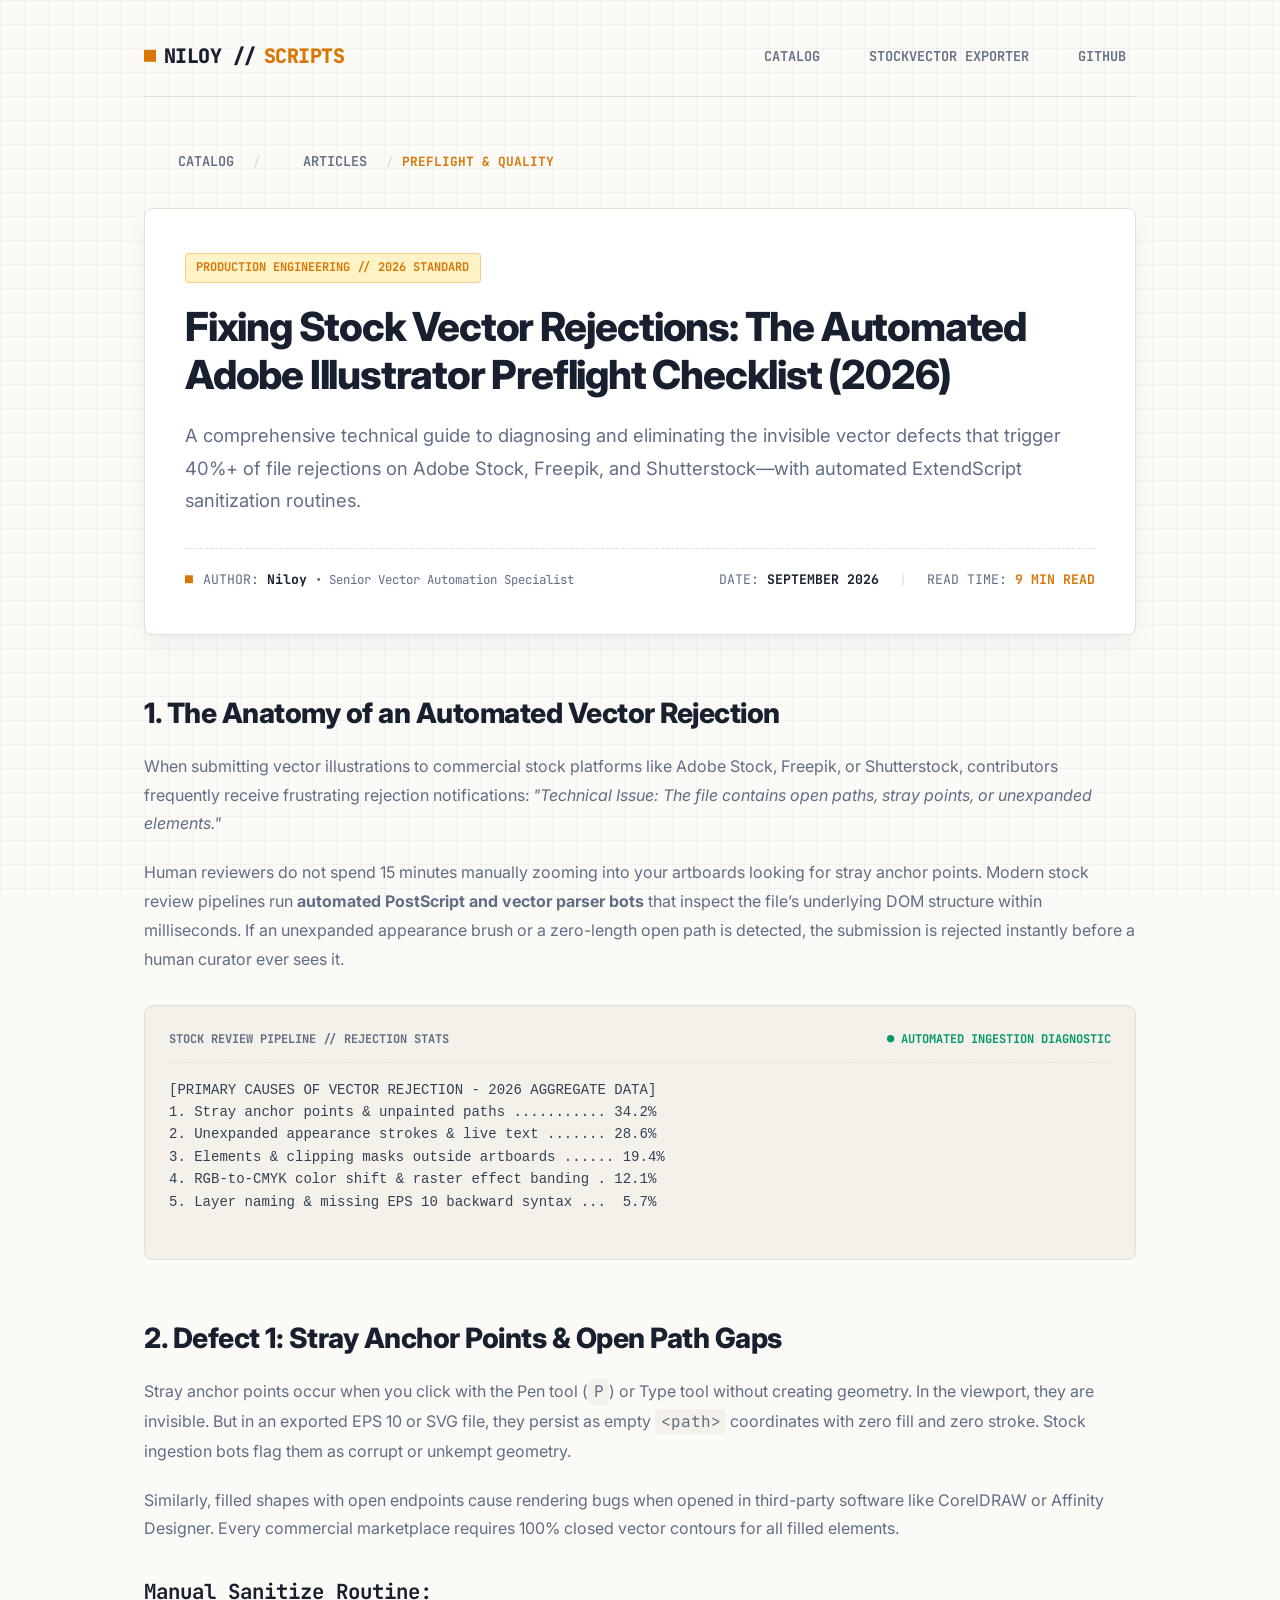
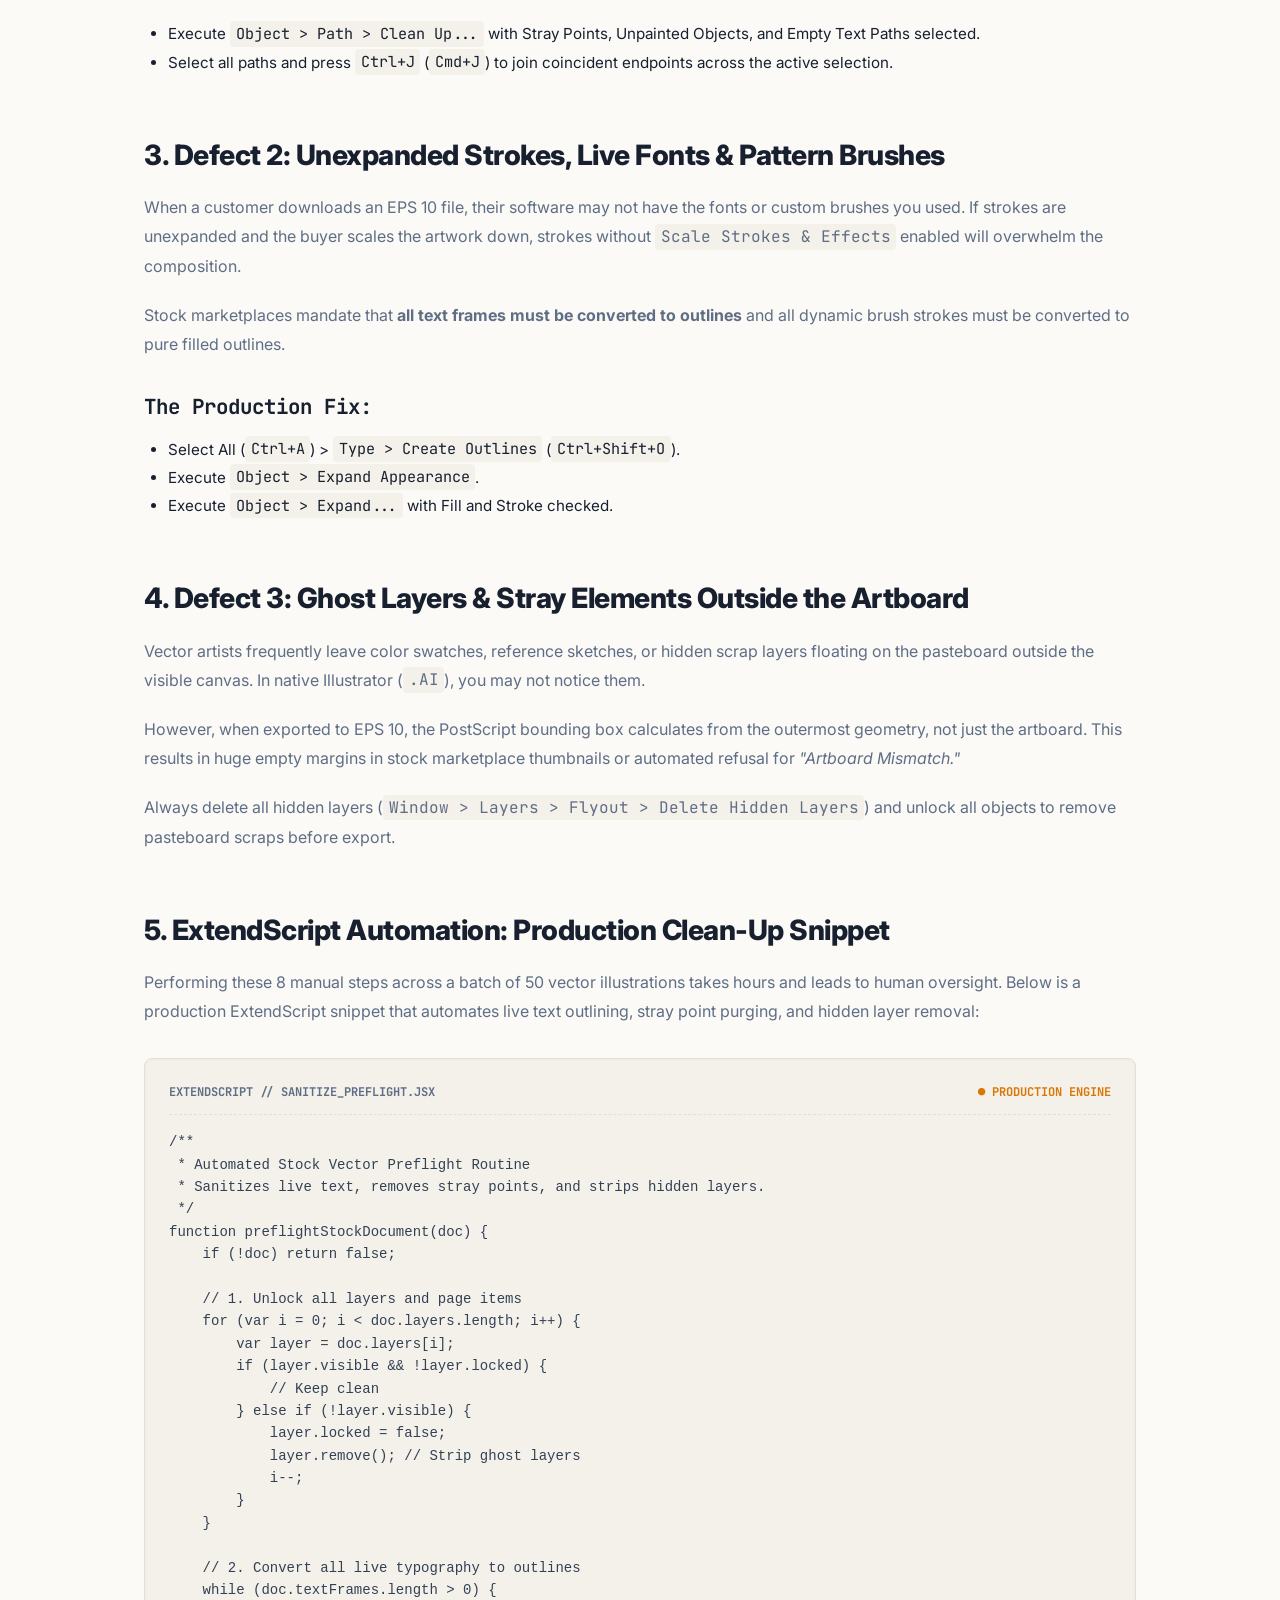
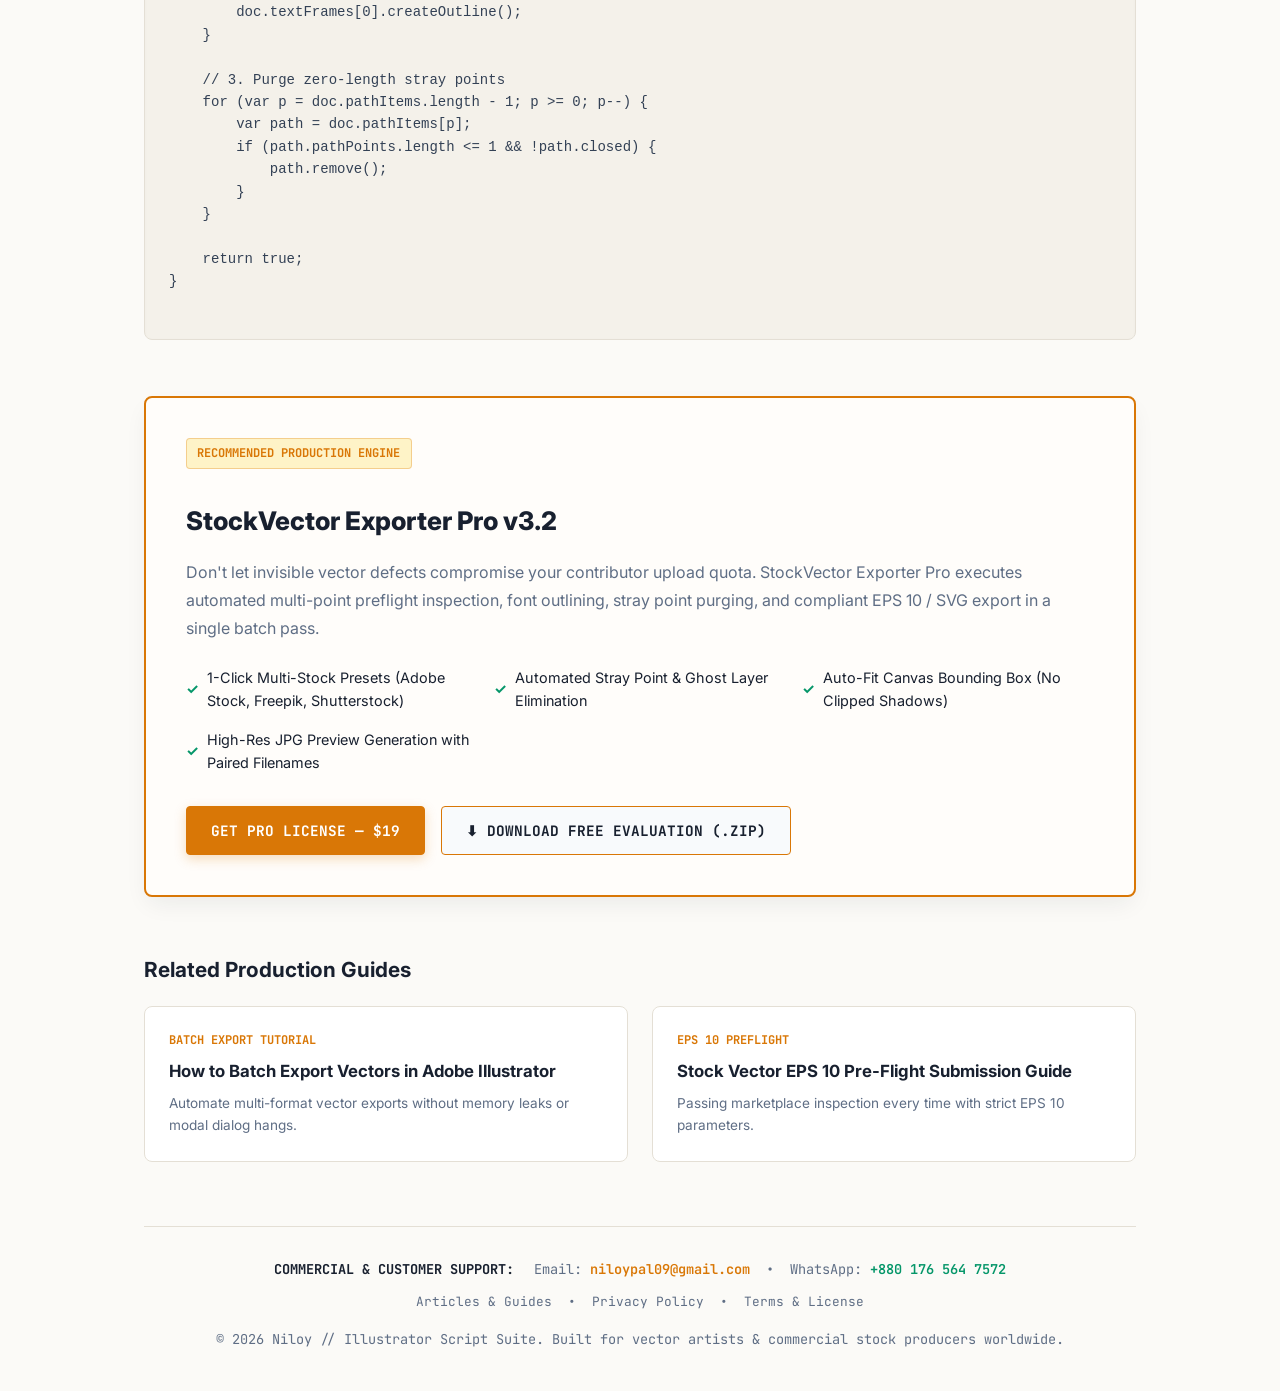
<file: blog/fixing-stock-vector-rejections-illustrator-preflight-guide/index.html>
<!DOCTYPE html>
<html lang="en">
<head>
  <meta charset="UTF-8">
  <meta name="viewport" content="width=device-width, initial-scale=1.0">
  <title>Fixing Stock Vector Rejections: The Automated Adobe Illustrator Preflight Checklist (2026) // Niloy Scripts</title>
  <meta name="description" content="Eliminate stock vector rejections on Adobe Stock, Freepik & Shutterstock. Automated ExtendScript preflight checklist for stray points, open paths, and color shifts.">
  <meta name="robots" content="index, follow, max-snippet:-1, max-image-preview:large, max-video-preview:-1">
  <link rel="canonical" href="https://nil4gh.github.io/nildevscripts/blog/fixing-stock-vector-rejections-illustrator-preflight-guide/">
  <meta name="theme-color" content="#0b1220">

  <!-- Open Graph / Facebook -->
  <meta property="og:type" content="article">
  <meta property="og:site_name" content="Niloy Illustrator Script Suite">
  <meta property="og:locale" content="en_US">
  <meta property="og:title" content="Fixing Stock Vector Rejections: The Automated Adobe Illustrator Preflight Checklist (2026)">
  <meta property="og:description" content="Eliminate stock vector rejections on Adobe Stock, Freepik & Shutterstock. Automated ExtendScript preflight checklist for stray points, open paths, and color shifts.">
  <meta property="og:url" content="https://nil4gh.github.io/nildevscripts/blog/fixing-stock-vector-rejections-illustrator-preflight-guide/">
  <meta property="og:image" content="https://nil4gh.github.io/nildevscripts/stockvector-exporter-pro/assets/01_adobe-illustrator-batch-vector-exporter-pro-interface_1920x1080.png">
  <meta property="og:image:width" content="1920">
  <meta property="og:image:height" content="1080">
  <meta property="og:image:type" content="image/png">
  <meta property="og:image:alt" content="Adobe Illustrator Vector Preflight Automation Interface">
  <meta property="article:published_time" content="2026-09-26T00:00:00+00:00">
  <meta property="article:modified_time" content="2026-09-26T00:00:00+00:00">
  <meta property="article:section" content="Vector Production & Automation">

  <!-- Twitter -->
  <meta name="twitter:card" content="summary_large_image">
  <meta name="twitter:title" content="Fixing Stock Vector Rejections: The Automated Adobe Illustrator Preflight Checklist (2026)">
  <meta name="twitter:description" content="Eliminate stock vector rejections on Adobe Stock, Freepik & Shutterstock. Automated ExtendScript preflight checklist for stray points, open paths, and color shifts.">
  <meta name="twitter:image" content="https://nil4gh.github.io/nildevscripts/stockvector-exporter-pro/assets/01_adobe-illustrator-batch-vector-exporter-pro-interface_1920x1080.png">

  <!-- Structured Data: BreadcrumbList + BlogPosting -->
  <script type="application/ld+json">
  {
    "@context": "https://schema.org",
    "@graph": [
      {
        "@type": "BreadcrumbList",
        "itemListElement": [
          {
            "@type": "ListItem",
            "position": 1,
            "name": "Catalog",
            "item": "https://nil4gh.github.io/nildevscripts/"
          },
          {
            "@type": "ListItem",
            "position": 2,
            "name": "Articles & Guides",
            "item": "https://nil4gh.github.io/nildevscripts/blog/"
          },
          {
            "@type": "ListItem",
            "position": 3,
            "name": "Fixing Stock Vector Rejections Guide",
            "item": "https://nil4gh.github.io/nildevscripts/blog/fixing-stock-vector-rejections-illustrator-preflight-guide/"
          }
        ]
      },
      {
        "@type": "BlogPosting",
        "headline": "Fixing Stock Vector Rejections: The Automated Adobe Illustrator Preflight Checklist (2026)",
        "description": "Eliminate stock vector rejections on Adobe Stock, Freepik & Shutterstock. Automated ExtendScript preflight checklist for stray points, open paths, and color shifts.",
        "image": "https://nil4gh.github.io/nildevscripts/stockvector-exporter-pro/assets/01_adobe-illustrator-batch-vector-exporter-pro-interface_1920x1080.png",
        "author": {
          "@type": "Person",
          "name": "Niloy",
          "jobTitle": "Stock Vector Contributor & Automation Developer",
          "sameAs": [
            "https://github.com/NiL4gh"
          ]
        },
        "publisher": {
          "@type": "Organization",
          "name": "Niloy Illustrator Script Suite",
          "url": "https://nil4gh.github.io/nildevscripts/"
        },
        "datePublished": "2026-09-26T00:00:00+00:00",
        "dateModified": "2026-09-26T00:00:00+00:00",
        "mainEntityOfPage": {
          "@type": "WebPage",
          "@id": "https://nil4gh.github.io/nildevscripts/blog/fixing-stock-vector-rejections-illustrator-preflight-guide/"
        }
      }
    ]
  }
  </script>

  <link rel="stylesheet" href="../../styles/retro.css">
  <!-- Google Fonts: JetBrains Mono & Inter -->
  <link rel="preconnect" href="https://fonts.googleapis.com">
  <link rel="preconnect" href="https://fonts.gstatic.com" crossorigin>
  <link href="https://fonts.googleapis.com/css2?family=Inter:wght@400;500;600;700;800&family=JetBrains+Mono:wght@400;600;700;800&display=swap" rel="stylesheet">
</head>
<body>

  <div class="container">
    <header>
      <div class="brand-row">
        <a href="../../" class="logo">
          <span style="color: var(--accent-amber);">■</span> NILOY // <span>SCRIPTS</span>
        </a>
        <nav>
          <a href="../../">CATALOG</a>
          <a href="../../stockvector-exporter-pro/">STOCKVECTOR EXPORTER</a>
          <a href="https://github.com/NiL4gh/nildevscripts" target="_blank">GITHUB</a>
        </nav>
      </div>
    </header>

    <main>
      <article>
        <!-- Breadcrumb Navigation -->
        <nav class="breadcrumb-nav" aria-label="Breadcrumb" style="margin-bottom: 1.75rem; font-family: var(--font-mono); font-size: 0.8rem; color: var(--text-muted); display: flex; align-items: center; gap: 0.5rem; flex-wrap: wrap;">
          <a href="../../" style="color: var(--text-muted); text-decoration: none;">CATALOG</a>
          <span style="color: var(--panel-border); font-weight: bold;">/</span>
          <a href="../" style="color: var(--text-muted); text-decoration: none;">ARTICLES</a>
          <span style="color: var(--panel-border); font-weight: bold;">/</span>
          <span style="color: var(--accent-amber); font-weight: 700; text-transform: uppercase;">PREFLIGHT &amp; QUALITY</span>
        </nav>

        <!-- Article Header / Hero Banner -->
        <header class="article-hero" style="border: 1px solid var(--panel-border); background: var(--panel-bg); padding: 2.75rem 2.5rem; border-radius: var(--radius-md); margin-bottom: 3.5rem; box-shadow: var(--shadow-md); position: relative;">
          <span class="hero-tag" style="background: var(--accent-amber-light); color: var(--accent-amber); border-color: rgba(217, 119, 6, 0.3); margin-bottom: 1.25rem;">PRODUCTION ENGINEERING // 2026 STANDARD</span>
          <h1 style="font-size: 2.5rem; font-weight: 800; letter-spacing: -1.2px; margin-bottom: 1.25rem; line-height: 1.2; color: var(--text-main);">Fixing Stock Vector Rejections: The Automated Adobe Illustrator Preflight Checklist (2026)</h1>
          <p class="lead" style="font-size: 1.15rem; color: var(--text-muted); line-height: 1.75; margin-bottom: 2rem;">A comprehensive technical guide to diagnosing and eliminating the invisible vector defects that trigger 40%+ of file rejections on Adobe Stock, Freepik, and Shutterstock—with automated ExtendScript sanitization routines.</p>

          <!-- Author & Publication Metadata Bar -->
          <div style="display: flex; align-items: center; justify-content: space-between; border-top: 1px dashed var(--panel-border); padding-top: 1.25rem; font-family: var(--font-mono); font-size: 0.825rem; color: var(--text-muted); flex-wrap: wrap; gap: 1rem;">
            <div style="display: flex; align-items: center; gap: 0.6rem;">
              <span style="color: var(--accent-amber); font-weight: 800;">■</span>
              <span>AUTHOR: <strong style="color: var(--text-main);">Niloy</strong> <span style="color: var(--text-muted); font-size: 0.775rem;">• Senior Vector Automation Specialist</span></span>
            </div>
            <div style="display: flex; align-items: center; gap: 1.25rem;">
              <span>DATE: <strong style="color: var(--text-main);">SEPTEMBER 2026</strong></span>
              <span style="color: var(--panel-border);">|</span>
              <span>READ TIME: <strong style="color: var(--accent-amber);">9 MIN READ</strong></span>
            </div>
          </div>
        </header>

        <!-- Article Section 1 -->
        <section style="margin-bottom: 3.5rem;">
          <h2 style="font-size: 1.75rem; font-weight: 800; letter-spacing: -0.5px; margin-bottom: 1rem; color: var(--text-main);">1. The Anatomy of an Automated Vector Rejection</h2>
          <p style="color: var(--text-muted); font-size: 1rem; line-height: 1.8; margin-bottom: 1.25rem;">
            When submitting vector illustrations to commercial stock platforms like Adobe Stock, Freepik, or Shutterstock, contributors frequently receive frustrating rejection notifications: <em>"Technical Issue: The file contains open paths, stray points, or unexpanded elements."</em>
          </p>
          <p style="color: var(--text-muted); font-size: 1rem; line-height: 1.8; margin-bottom: 1.25rem;">
            Human reviewers do not spend 15 minutes manually zooming into your artboards looking for stray anchor points. Modern stock review pipelines run <strong>automated PostScript and vector parser bots</strong> that inspect the file’s underlying DOM structure within milliseconds. If an unexpanded appearance brush or a zero-length open path is detected, the submission is rejected instantly before a human curator ever sees it.
          </p>

          <div class="terminal-card" style="margin: 2rem 0;">
            <div class="terminal-header">
              <span>STOCK REVIEW PIPELINE // REJECTION STATS</span>
              <span style="color: var(--accent-green); font-weight: 700;">● AUTOMATED INGESTION DIAGNOSTIC</span>
            </div>
            <pre>
[PRIMARY CAUSES OF VECTOR REJECTION - 2026 AGGREGATE DATA]
1. Stray anchor points &amp; unpainted paths ........... 34.2%
2. Unexpanded appearance strokes &amp; live text ....... 28.6%
3. Elements &amp; clipping masks outside artboards ...... 19.4%
4. RGB-to-CMYK color shift &amp; raster effect banding . 12.1%
5. Layer naming &amp; missing EPS 10 backward syntax ...  5.7%
            </pre>
          </div>
        </section>

        <!-- Article Section 2 -->
        <section style="margin-bottom: 3.5rem;">
          <h2 style="font-size: 1.75rem; font-weight: 800; letter-spacing: -0.5px; margin-bottom: 1rem; color: var(--text-main);">2. Defect 1: Stray Anchor Points &amp; Open Path Gaps</h2>
          <p style="color: var(--text-muted); font-size: 1rem; line-height: 1.8; margin-bottom: 1.25rem;">
            Stray anchor points occur when you click with the Pen tool (<code style="font-family: var(--font-mono); background: var(--code-bg); padding: 0.15rem 0.35rem; border-radius: var(--radius-sm);">P</code>) or Type tool without creating geometry. In the viewport, they are invisible. But in an exported EPS 10 or SVG file, they persist as empty <code style="font-family: var(--font-mono); background: var(--code-bg); padding: 0.15rem 0.35rem; border-radius: var(--radius-sm);">&lt;path&gt;</code> coordinates with zero fill and zero stroke. Stock ingestion bots flag them as corrupt or unkempt geometry.
          </p>
          <p style="color: var(--text-muted); font-size: 1rem; line-height: 1.8; margin-bottom: 1.25rem;">
            Similarly, filled shapes with open endpoints cause rendering bugs when opened in third-party software like CorelDRAW or Affinity Designer. Every commercial marketplace requires 100% closed vector contours for all filled elements.
          </p>

          <h3 style="font-size: 1.3rem; font-weight: 700; font-family: var(--font-mono); margin-top: 2rem; margin-bottom: 0.75rem; color: var(--text-main);">Manual Sanitize Routine:</h3>
          <ul style="color: var(--text-main); margin-left: 1.5rem; margin-bottom: 1.5rem; line-height: 1.85; font-size: 0.95rem;">
            <li>Execute <code style="font-family: var(--font-mono); background: var(--code-bg); padding: 0.15rem 0.35rem; border-radius: var(--radius-sm);">Object &gt; Path &gt; Clean Up...</code> with Stray Points, Unpainted Objects, and Empty Text Paths selected.</li>
            <li>Select all paths and press <code style="font-family: var(--font-mono); background: var(--code-bg); padding: 0.15rem 0.35rem; border-radius: var(--radius-sm);">Ctrl+J</code> (<code style="font-family: var(--font-mono); background: var(--code-bg); padding: 0.15rem 0.35rem; border-radius: var(--radius-sm);">Cmd+J</code>) to join coincident endpoints across the active selection.</li>
          </ul>
        </section>

        <!-- Article Section 3 -->
        <section style="margin-bottom: 3.5rem;">
          <h2 style="font-size: 1.75rem; font-weight: 800; letter-spacing: -0.5px; margin-bottom: 1rem; color: var(--text-main);">3. Defect 2: Unexpanded Strokes, Live Fonts &amp; Pattern Brushes</h2>
          <p style="color: var(--text-muted); font-size: 1rem; line-height: 1.8; margin-bottom: 1.25rem;">
            When a customer downloads an EPS 10 file, their software may not have the fonts or custom brushes you used. If strokes are unexpanded and the buyer scales the artwork down, strokes without <code style="font-family: var(--font-mono); background: var(--code-bg); padding: 0.15rem 0.35rem; border-radius: var(--radius-sm);">Scale Strokes &amp; Effects</code> enabled will overwhelm the composition.
          </p>
          <p style="color: var(--text-muted); font-size: 1rem; line-height: 1.8; margin-bottom: 1.25rem;">
            Stock marketplaces mandate that <strong>all text frames must be converted to outlines</strong> and all dynamic brush strokes must be converted to pure filled outlines.
          </p>

          <h3 style="font-size: 1.3rem; font-weight: 700; font-family: var(--font-mono); margin-top: 2rem; margin-bottom: 0.75rem; color: var(--text-main);">The Production Fix:</h3>
          <ul style="color: var(--text-main); margin-left: 1.5rem; margin-bottom: 1.5rem; line-height: 1.85; font-size: 0.95rem;">
            <li>Select All (<code style="font-family: var(--font-mono); background: var(--code-bg); padding: 0.15rem 0.35rem; border-radius: var(--radius-sm);">Ctrl+A</code>) &gt; <code style="font-family: var(--font-mono); background: var(--code-bg); padding: 0.15rem 0.35rem; border-radius: var(--radius-sm);">Type &gt; Create Outlines</code> (<code style="font-family: var(--font-mono); background: var(--code-bg); padding: 0.15rem 0.35rem; border-radius: var(--radius-sm);">Ctrl+Shift+O</code>).</li>
            <li>Execute <code style="font-family: var(--font-mono); background: var(--code-bg); padding: 0.15rem 0.35rem; border-radius: var(--radius-sm);">Object &gt; Expand Appearance</code>.</li>
            <li>Execute <code style="font-family: var(--font-mono); background: var(--code-bg); padding: 0.15rem 0.35rem; border-radius: var(--radius-sm);">Object &gt; Expand...</code> with Fill and Stroke checked.</li>
          </ul>
        </section>

        <!-- Article Section 4 -->
        <section style="margin-bottom: 3.5rem;">
          <h2 style="font-size: 1.75rem; font-weight: 800; letter-spacing: -0.5px; margin-bottom: 1rem; color: var(--text-main);">4. Defect 3: Ghost Layers &amp; Stray Elements Outside the Artboard</h2>
          <p style="color: var(--text-muted); font-size: 1rem; line-height: 1.8; margin-bottom: 1.25rem;">
            Vector artists frequently leave color swatches, reference sketches, or hidden scrap layers floating on the pasteboard outside the visible canvas. In native Illustrator (<code style="font-family: var(--font-mono); background: var(--code-bg); padding: 0.15rem 0.35rem; border-radius: var(--radius-sm);">.AI</code>), you may not notice them.
          </p>
          <p style="color: var(--text-muted); font-size: 1rem; line-height: 1.8; margin-bottom: 1.25rem;">
            However, when exported to EPS 10, the PostScript bounding box calculates from the outermost geometry, not just the artboard. This results in huge empty margins in stock marketplace thumbnails or automated refusal for <em>"Artboard Mismatch."</em>
          </p>
          <p style="color: var(--text-muted); font-size: 1rem; line-height: 1.8; margin-bottom: 1.25rem;">
            Always delete all hidden layers (<code style="font-family: var(--font-mono); background: var(--code-bg); padding: 0.15rem 0.35rem; border-radius: var(--radius-sm);">Window &gt; Layers &gt; Flyout &gt; Delete Hidden Layers</code>) and unlock all objects to remove pasteboard scraps before export.
          </p>
        </section>

        <!-- Article Section 5 -->
        <section style="margin-bottom: 3.5rem;">
          <h2 style="font-size: 1.75rem; font-weight: 800; letter-spacing: -0.5px; margin-bottom: 1rem; color: var(--text-main);">5. ExtendScript Automation: Production Clean-Up Snippet</h2>
          <p style="color: var(--text-muted); font-size: 1rem; line-height: 1.8; margin-bottom: 1.25rem;">
            Performing these 8 manual steps across a batch of 50 vector illustrations takes hours and leads to human oversight. Below is a production ExtendScript snippet that automates live text outlining, stray point purging, and hidden layer removal:
          </p>

          <div class="terminal-card" style="margin: 2rem 0;">
            <div class="terminal-header">
              <span>EXTENDSCRIPT // SANITIZE_PREFLIGHT.JSX</span>
              <span style="color: var(--accent-amber); font-weight: 700;">● PRODUCTION ENGINE</span>
            </div>
            <pre>
/**
 * Automated Stock Vector Preflight Routine
 * Sanitizes live text, removes stray points, and strips hidden layers.
 */
function preflightStockDocument(doc) {
    if (!doc) return false;
    
    // 1. Unlock all layers and page items
    for (var i = 0; i &lt; doc.layers.length; i++) {
        var layer = doc.layers[i];
        if (layer.visible &amp;&amp; !layer.locked) {
            // Keep clean
        } else if (!layer.visible) {
            layer.locked = false;
            layer.remove(); // Strip ghost layers
            i--;
        }
    }
    
    // 2. Convert all live typography to outlines
    while (doc.textFrames.length &gt; 0) {
        doc.textFrames[0].createOutline();
    }
    
    // 3. Purge zero-length stray points
    for (var p = doc.pathItems.length - 1; p &gt;= 0; p--) {
        var path = doc.pathItems[p];
        if (path.pathPoints.length &lt;= 1 &amp;&amp; !path.closed) {
            path.remove();
        }
    }
    
    return true;
}
            </pre>
          </div>
        </section>

        <!-- Product Spotlight / CTA Section -->
        <section style="margin-bottom: 3.5rem;">
          <div style="border: 2px solid var(--accent-amber); background: #fffdfa; padding: 2.5rem; border-radius: var(--radius-md); box-shadow: var(--shadow-md); position: relative;">
            <span class="hero-tag" style="background: var(--accent-amber-light); color: var(--accent-amber); border-color: rgba(217, 119, 6, 0.3);">RECOMMENDED PRODUCTION ENGINE</span>
            <h3 style="font-size: 1.6rem; font-weight: 800; margin: 0.75rem 0 1rem 0; color: var(--text-main);">StockVector Exporter Pro v3.2</h3>
            <p style="color: var(--text-muted); font-size: 1rem; line-height: 1.75; margin-bottom: 1.5rem;">
              Don't let invisible vector defects compromise your contributor upload quota. StockVector Exporter Pro executes automated multi-point preflight inspection, font outlining, stray point purging, and compliant EPS 10 / SVG export in a single batch pass.
            </p>
            
            <div style="display: grid; grid-template-columns: repeat(auto-fit, minmax(220px, 1fr)); gap: 1rem; margin-bottom: 2rem;">
              <div style="display: flex; align-items: center; gap: 0.5rem; font-size: 0.9rem; color: var(--text-main);">
                <span style="color: var(--accent-green); font-weight: bold;">✓</span> 1-Click Multi-Stock Presets (Adobe Stock, Freepik, Shutterstock)
              </div>
              <div style="display: flex; align-items: center; gap: 0.5rem; font-size: 0.9rem; color: var(--text-main);">
                <span style="color: var(--accent-green); font-weight: bold;">✓</span> Automated Stray Point &amp; Ghost Layer Elimination
              </div>
              <div style="display: flex; align-items: center; gap: 0.5rem; font-size: 0.9rem; color: var(--text-main);">
                <span style="color: var(--accent-green); font-weight: bold;">✓</span> Auto-Fit Canvas Bounding Box (No Clipped Shadows)
              </div>
              <div style="display: flex; align-items: center; gap: 0.5rem; font-size: 0.9rem; color: var(--text-main);">
                <span style="color: var(--accent-green); font-weight: bold;">✓</span> High-Res JPG Preview Generation with Paired Filenames
              </div>
            </div>

            <div style="display: flex; gap: 1rem; flex-wrap: wrap;">
              <a href="../../stockvector-exporter-pro/" class="btn btn-primary" style="font-size: 0.9rem; padding: 0.75rem 1.5rem;">GET PRO LICENSE — $19</a>
              <a href="../../stockvector-exporter-pro/downloads/StockVector-Exporter-Pro-v3.2-Free.zip" download class="btn btn-secondary" style="font-size: 0.9rem; padding: 0.75rem 1.5rem; border-color: var(--accent-amber); color: var(--text-main);">⬇ DOWNLOAD FREE EVALUATION (.ZIP)</a>
            </div>
          </div>
        </section>

        <!-- Related Guides Section -->
        <section style="margin-bottom: 3.5rem;">
          <h3 style="font-size: 1.3rem; font-weight: 700; margin-bottom: 1.25rem; color: var(--text-main);">Related Production Guides</h3>
          <div style="display: grid; grid-template-columns: repeat(auto-fit, minmax(280px, 1fr)); gap: 1.5rem;">
            <a href="../how-to-batch-export-vectors-adobe-illustrator/" style="display: block; background: var(--panel-bg); border: 1px solid var(--panel-border); border-radius: var(--radius-md); padding: 1.5rem; text-decoration: none;">
              <div style="font-size: 0.75rem; font-family: var(--font-mono); color: var(--accent-amber); font-weight: 700; margin-bottom: 0.5rem;">BATCH EXPORT TUTORIAL</div>
              <h4 style="margin: 0 0 0.5rem 0; color: var(--text-main); font-size: 1.05rem;">How to Batch Export Vectors in Adobe Illustrator</h4>
              <p style="margin: 0; color: var(--text-muted); font-size: 0.85rem; line-height: 1.6;">Automate multi-format vector exports without memory leaks or modal dialog hangs.</p>
            </a>
            <a href="../stock-vector-eps10-preflight-submission-guide/" style="display: block; background: var(--panel-bg); border: 1px solid var(--panel-border); border-radius: var(--radius-md); padding: 1.5rem; text-decoration: none;">
              <div style="font-size: 0.75rem; font-family: var(--font-mono); color: var(--accent-amber); font-weight: 700; margin-bottom: 0.5rem;">EPS 10 PREFLIGHT</div>
              <h4 style="margin: 0 0 0.5rem 0; color: var(--text-main); font-size: 1.05rem;">Stock Vector EPS 10 Pre-Flight Submission Guide</h4>
              <p style="margin: 0; color: var(--text-muted); font-size: 0.85rem; line-height: 1.6;">Passing marketplace inspection every time with strict EPS 10 parameters.</p>
            </a>
          </div>
        </section>

      </article>
    </main>

    <!-- Standard Suite Footer -->
    <footer style="border-top: 1px solid var(--panel-border); padding-top: 2rem; margin-top: 4rem; text-align: center; color: var(--text-muted); font-size: 0.85rem;">
      <div style="margin-bottom: 0.75rem;">
        <span style="font-family: var(--font-mono); font-weight: 700; color: var(--text-main);">COMMERCIAL &amp; CUSTOMER SUPPORT:</span> 
        <span style="margin-left: 0.75rem;">Email: <a href="mailto:niloypal09@gmail.com" style="color: var(--accent-amber); text-decoration: none; font-weight: 600;">niloypal09@gmail.com</a></span> 
        <span style="margin: 0 0.5rem;">•</span> 
        <span>WhatsApp: <a href="https://wa.me/8801765647572" target="_blank" style="color: var(--accent-green); text-decoration: none; font-weight: 600;">+880 176 564 7572</a></span>
      </div>
      <div style="margin-bottom: 1rem; font-family: var(--font-mono); font-size: 0.8rem;">
        <a href="../" style="color: var(--text-muted); text-decoration: none;">Articles &amp; Guides</a>
        <span style="margin: 0 0.5rem;">•</span>
        <a href="../../privacy/" style="color: var(--text-muted); text-decoration: none;">Privacy Policy</a>
        <span style="margin: 0 0.5rem;">•</span>
        <a href="../../terms/" style="color: var(--text-muted); text-decoration: none;">Terms &amp; License</a>
      </div>
      <p>© 2026 Niloy // Illustrator Script Suite. Built for vector artists &amp; commercial stock producers worldwide.</p>
    </footer>
  </div>

</body>
</html>
</file>
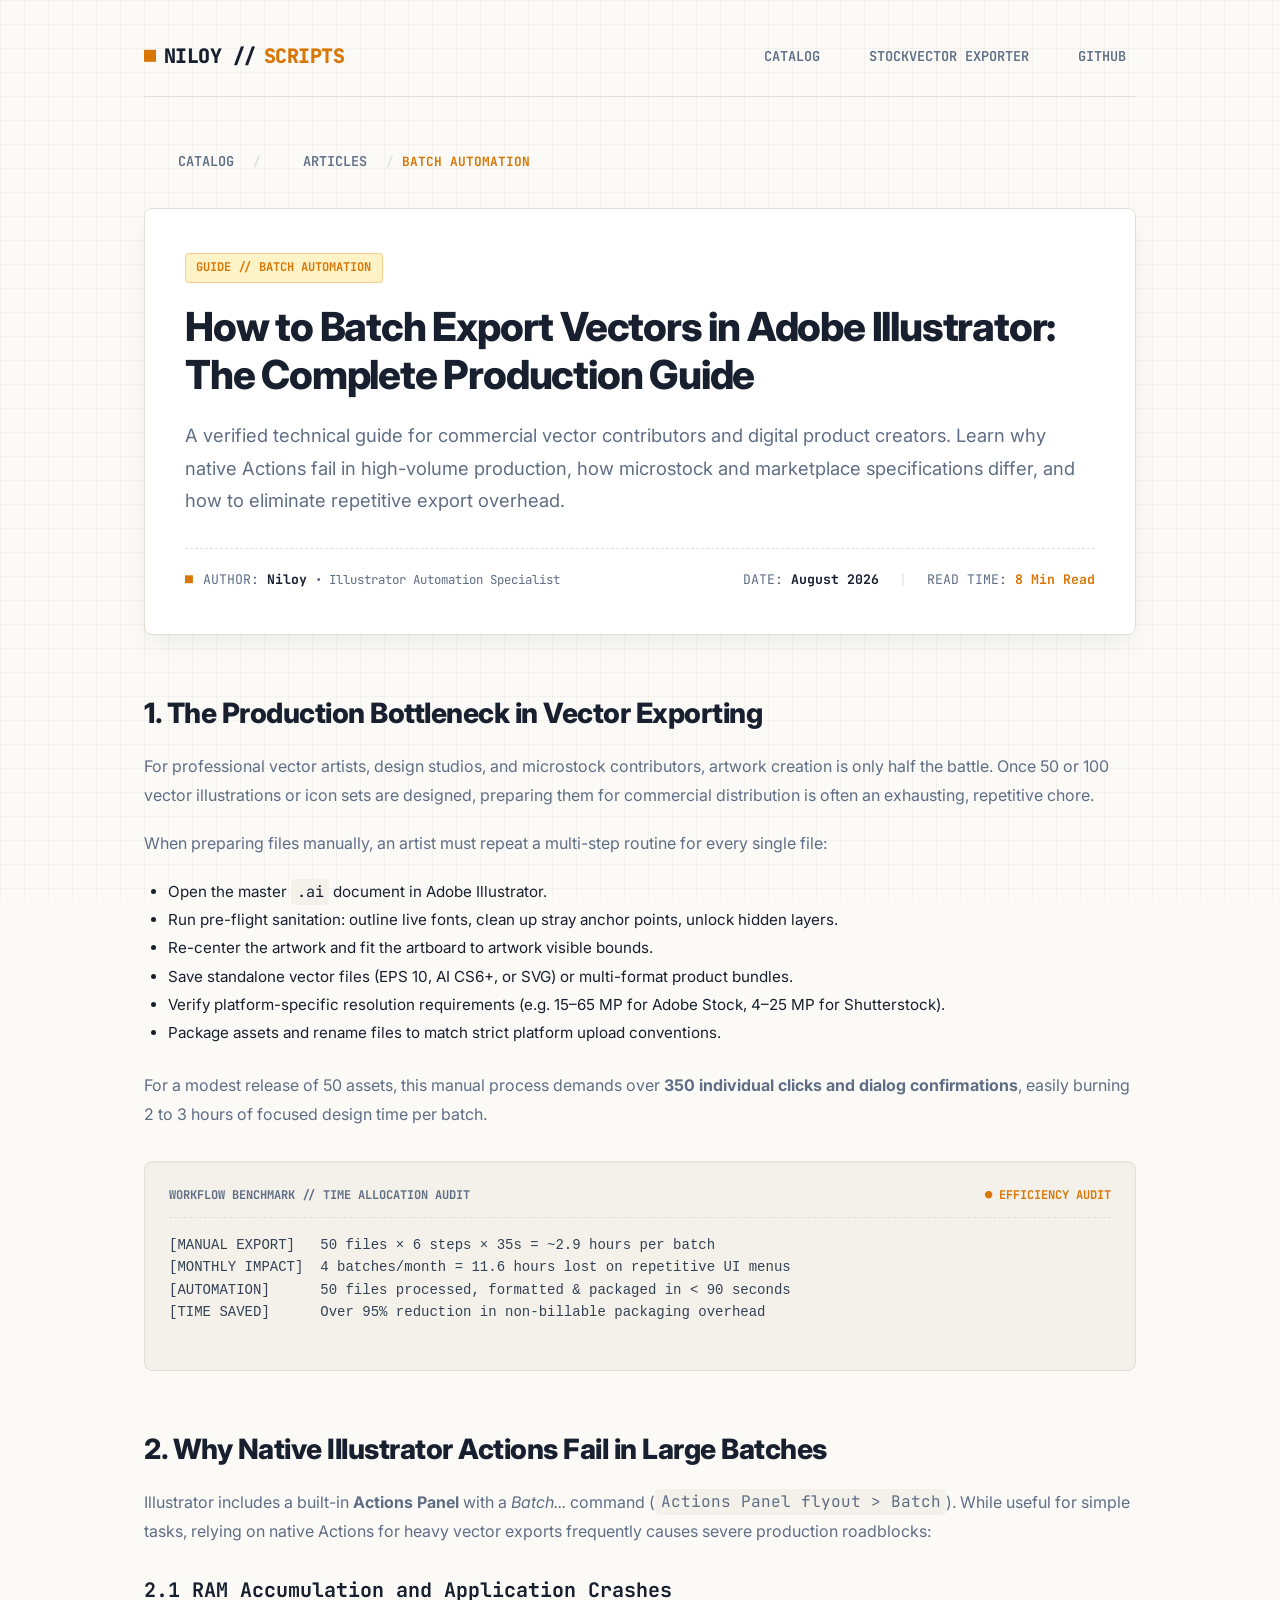
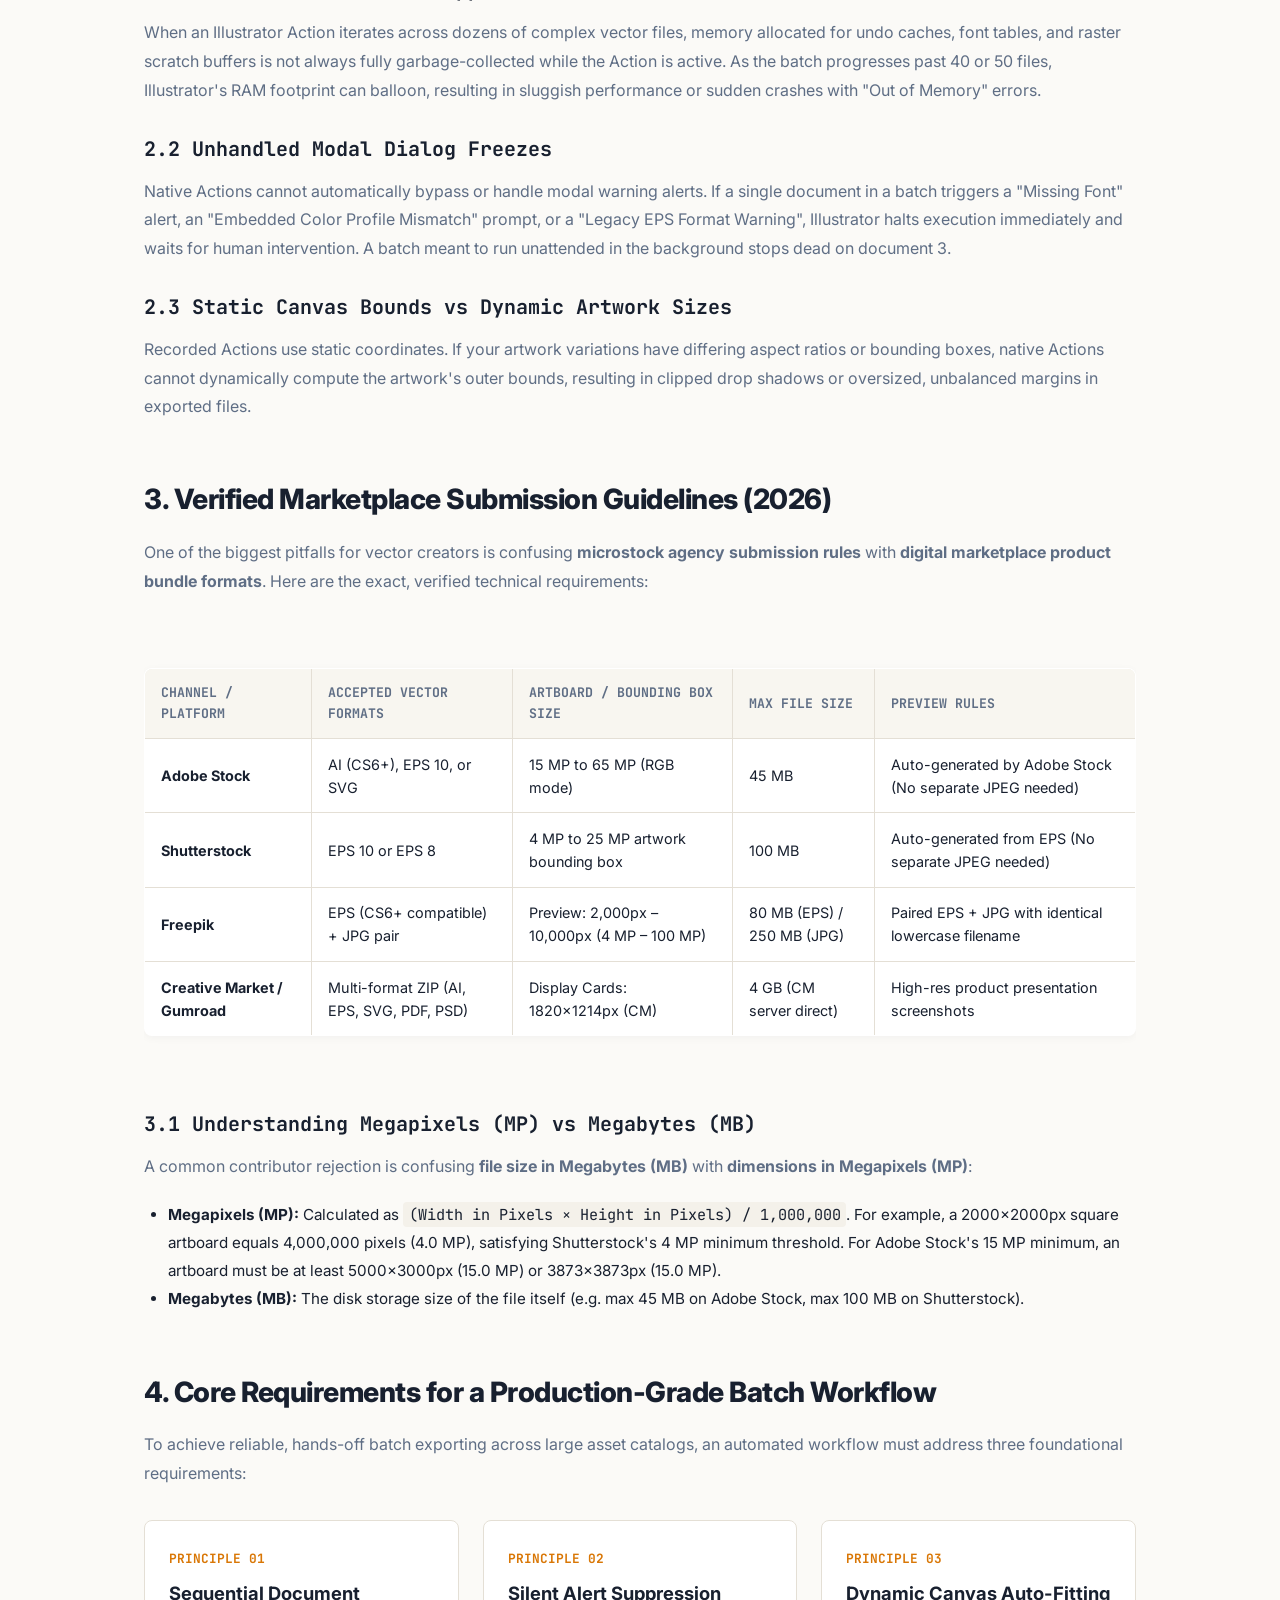
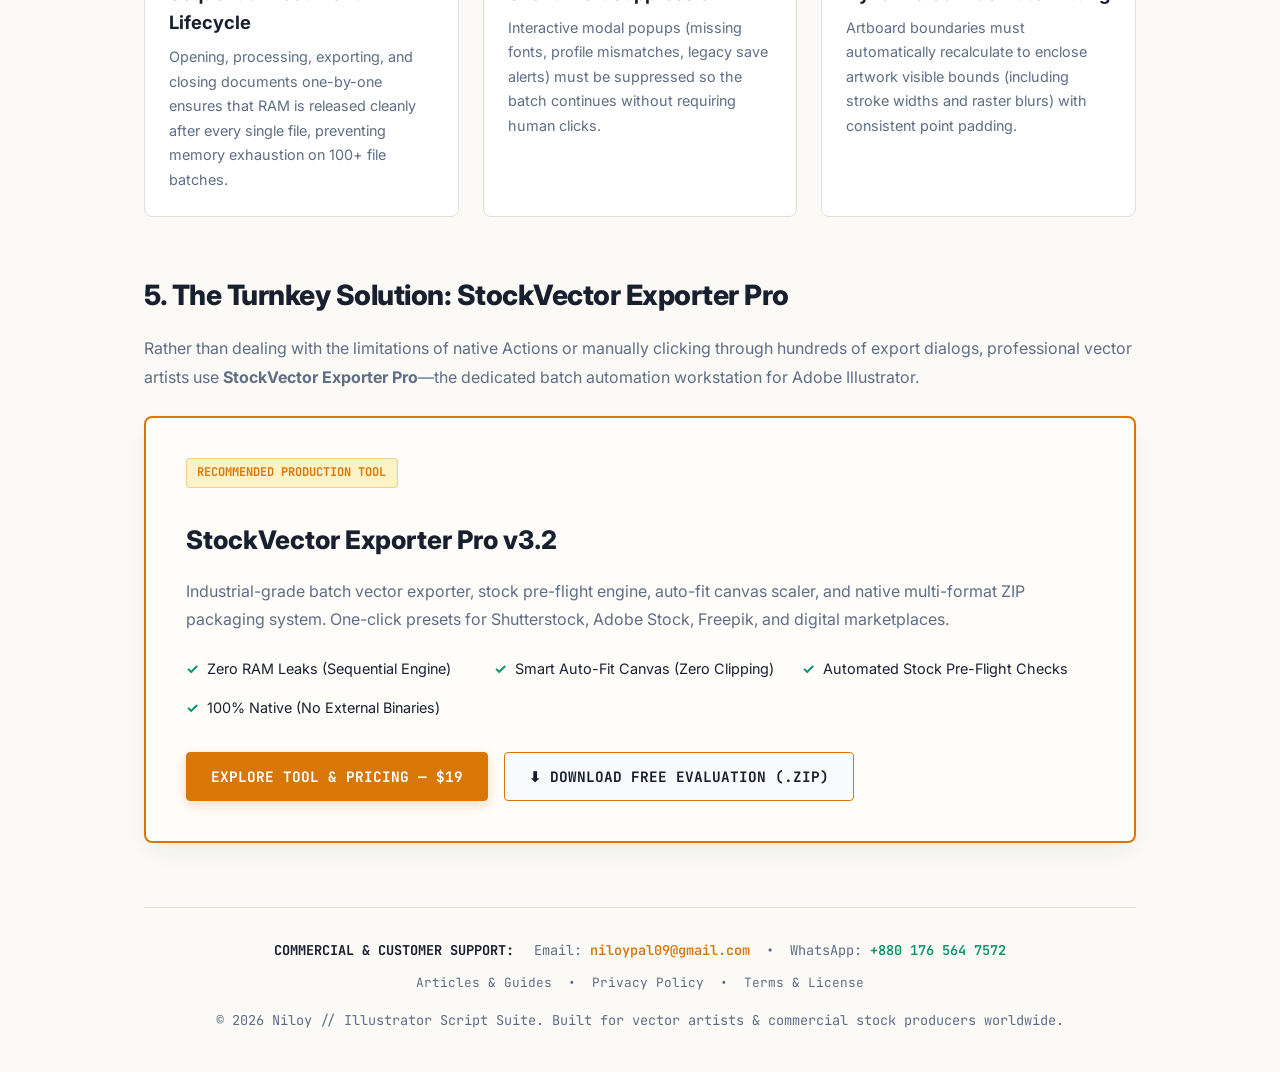
<file: blog/how-to-batch-export-vectors-adobe-illustrator/index.html>
<!DOCTYPE html>
<html lang="en">
<head>
  <meta charset="UTF-8">
  <meta name="viewport" content="width=device-width, initial-scale=1.0">
  <title>How to Batch Export Vectors in Adobe Illustrator (Production Guide) // Niloy Scripts</title>
  <meta name="description" content="Production guide to batch exporting Adobe Illustrator files to EPS 10, SVG, and JPEG without application crashes, missing font freezes, or clipped artboards.">
  <meta name="robots" content="index, follow, max-snippet:-1, max-image-preview:large, max-video-preview:-1">
  <link rel="canonical" href="https://nil4gh.github.io/nildevscripts/blog/how-to-batch-export-vectors-adobe-illustrator/">
  <meta name="theme-color" content="#0b1220">
  <!-- Open Graph / Facebook -->
  <meta property="og:type" content="article">
  <meta property="og:site_name" content="Niloy Illustrator Script Suite">
  <meta property="og:locale" content="en_US">
  <meta property="og:title" content="How to Batch Export Vectors in Adobe Illustrator (Production Guide) // Niloy Scripts">
  <meta property="og:description" content="Production guide to batch exporting Adobe Illustrator files to EPS 10, SVG, and JPEG without application crashes, missing font freezes, or clipped artboards.">
  <meta property="og:url" content="https://nil4gh.github.io/nildevscripts/blog/how-to-batch-export-vectors-adobe-illustrator/">
  <meta property="og:image" content="https://nil4gh.github.io/nildevscripts/stockvector-exporter-pro/assets/01_adobe-illustrator-batch-vector-exporter-pro-interface_1920x1080.png">
  <meta property="og:image:width" content="1920">
  <meta property="og:image:height" content="1080">
  <meta property="og:image:type" content="image/png">
  <meta property="article:published_time" content="2026-08-27T00:00:00+00:00">
  <meta property="article:modified_time" content="2026-09-26T00:00:00+00:00">
  <!-- Twitter -->
  <meta name="twitter:card" content="summary_large_image">
  <meta name="twitter:title" content="How to Batch Export Vectors in Adobe Illustrator (Production Guide) // Niloy Scripts">
  <meta name="twitter:description" content="Production guide to batch exporting Adobe Illustrator files to EPS 10, SVG, and JPEG without application crashes, missing font freezes, or clipped artboards.">
  <meta name="twitter:image" content="https://nil4gh.github.io/nildevscripts/stockvector-exporter-pro/assets/01_adobe-illustrator-batch-vector-exporter-pro-interface_1920x1080.png">
  <!-- Structured Data: BreadcrumbList + BlogPosting -->
  <script type="application/ld+json">
  {
    "@context": "https://schema.org",
    "@graph": [
      {
        "@type": "BreadcrumbList",
        "itemListElement": [
          {
            "@type": "ListItem",
            "position": 1,
            "name": "Catalog",
            "item": "https://nil4gh.github.io/nildevscripts/"
          },
          {
            "@type": "ListItem",
            "position": 2,
            "name": "Articles & Guides",
            "item": "https://nil4gh.github.io/nildevscripts/blog/"
          },
          {
            "@type": "ListItem",
            "position": 3,
            "name": "How to Batch Export Vectors in Adobe Illustrator",
            "item": "https://nil4gh.github.io/nildevscripts/blog/how-to-batch-export-vectors-adobe-illustrator/"
          }
        ]
      },
      {
        "@type": "BlogPosting",
        "headline": "How to Batch Export Vectors in Adobe Illustrator: The Complete Production Guide",
        "description": "Production guide to batch exporting Adobe Illustrator files to EPS 10, SVG, and JPEG without application crashes, missing font freezes, or clipped artboards.",
        "image": "https://nil4gh.github.io/nildevscripts/stockvector-exporter-pro/assets/01_adobe-illustrator-batch-vector-exporter-pro-interface_1920x1080.png",
        "author": {
          "@type": "Person",
          "name": "Niloy",
          "jobTitle": "Illustrator Automation Specialist",
          "sameAs": [
            "https://github.com/NiL4gh"
          ]
        },
        "publisher": {
          "@type": "Organization",
          "name": "Niloy Illustrator Script Suite",
          "url": "https://nil4gh.github.io/nildevscripts/"
        },
        "datePublished": "2026-08-27T00:00:00+00:00",
        "dateModified": "2026-09-26T00:00:00+00:00",
        "mainEntityOfPage": {
          "@type": "WebPage",
          "@id": "https://nil4gh.github.io/nildevscripts/blog/how-to-batch-export-vectors-adobe-illustrator/"
        }
      }
    ]
  }
  </script>
  <link rel="stylesheet" href="../../styles/retro.css">
  <!-- Google Fonts: JetBrains Mono & Inter -->
  <link rel="preconnect" href="https://fonts.googleapis.com">
  <link rel="preconnect" href="https://fonts.gstatic.com" crossorigin>
  <link href="https://fonts.googleapis.com/css2?family=Inter:wght@400;500;600;700;800&family=JetBrains+Mono:wght@400;600;700;800&display=swap" rel="stylesheet">
</head>
<body>

  <div class="container">
    <header>
      <div class="brand-row">
        <a href="../../" class="logo">
          <span style="color: var(--accent-amber);">■</span> NILOY // <span>SCRIPTS</span>
        </a>
        <nav>
          <a href="../../">CATALOG</a>
          <a href="../../stockvector-exporter-pro/">STOCKVECTOR EXPORTER</a>
          <a href="https://github.com/NiL4gh/nildevscripts" target="_blank">GITHUB</a>
        </nav>
      </div>
    </header>

    <main>
      <article>
        <!-- Breadcrumb Navigation -->
        <nav class="breadcrumb-nav" aria-label="Breadcrumb" style="margin-bottom: 1.75rem; font-family: var(--font-mono); font-size: 0.8rem; color: var(--text-muted); display: flex; align-items: center; gap: 0.5rem; flex-wrap: wrap;">
          <a href="../../" style="color: var(--text-muted); text-decoration: none;">CATALOG</a>
          <span style="color: var(--panel-border); font-weight: bold;">/</span>
          <a href="../" style="color: var(--text-muted); text-decoration: none;">ARTICLES</a>
          <span style="color: var(--panel-border); font-weight: bold;">/</span>
          <span style="color: var(--accent-amber); font-weight: 700; text-transform: uppercase;">BATCH AUTOMATION</span>
        </nav>

        <!-- Article Header / Hero Banner -->
        <header class="article-hero" style="border: 1px solid var(--panel-border); background: var(--panel-bg); padding: 2.75rem 2.5rem; border-radius: var(--radius-md); margin-bottom: 3.5rem; box-shadow: var(--shadow-md); position: relative;">
          <span class="hero-tag" style="background: var(--accent-amber-light); color: var(--accent-amber); border-color: rgba(217, 119, 6, 0.3); margin-bottom: 1.25rem;">GUIDE // BATCH AUTOMATION</span>
          <h1 style="font-size: 2.5rem; font-weight: 800; letter-spacing: -1.2px; margin-bottom: 1.25rem; line-height: 1.2; color: var(--text-main);">How to Batch Export Vectors in Adobe Illustrator: The Complete Production Guide</h1>
          <p class="lead" style="font-size: 1.15rem; color: var(--text-muted); line-height: 1.75; margin-bottom: 2rem;">A verified technical guide for commercial vector contributors and digital product creators. Learn why native Actions fail in high-volume production, how microstock and marketplace specifications differ, and how to eliminate repetitive export overhead.</p>

          <!-- Author & Publication Metadata Bar -->
          <div style="display: flex; align-items: center; justify-content: space-between; border-top: 1px dashed var(--panel-border); padding-top: 1.25rem; font-family: var(--font-mono); font-size: 0.825rem; color: var(--text-muted); flex-wrap: wrap; gap: 1rem;">
            <div style="display: flex; align-items: center; gap: 0.6rem;">
              <span style="color: var(--accent-amber); font-weight: 800;">■</span>
              <span>AUTHOR: <strong style="color: var(--text-main);">Niloy</strong> <span style="color: var(--text-muted); font-size: 0.775rem;">• Illustrator Automation Specialist</span></span>
            </div>
            <div style="display: flex; align-items: center; gap: 1.25rem;">
              <span>DATE: <strong style="color: var(--text-main);">August 2026</strong></span>
              <span style="color: var(--panel-border);">|</span>
              <span>READ TIME: <strong style="color: var(--accent-amber);">8 Min Read</strong></span>
            </div>
          </div>
        </header>

        <!-- Section 1: The Production Bottleneck -->
        <section style="margin-bottom: 3.5rem;">
          <h2 style="font-size: 1.75rem; font-weight: 800; letter-spacing: -0.5px; margin-bottom: 1rem; color: var(--text-main);">1. The Production Bottleneck in Vector Exporting</h2>
          <p style="color: var(--text-muted); font-size: 1rem; line-height: 1.8; margin-bottom: 1.25rem;">
            For professional vector artists, design studios, and microstock contributors, artwork creation is only half the battle. Once 50 or 100 vector illustrations or icon sets are designed, preparing them for commercial distribution is often an exhausting, repetitive chore.
          </p>
          <p style="color: var(--text-muted); font-size: 1rem; line-height: 1.8; margin-bottom: 1.25rem;">
            When preparing files manually, an artist must repeat a multi-step routine for every single file:
          </p>
          <ul style="color: var(--text-main); margin-left: 1.5rem; margin-bottom: 1.5rem; line-height: 1.85; font-size: 0.95rem;">
            <li>Open the master <code style="font-family: var(--font-mono); background: var(--code-bg); padding: 0.15rem 0.35rem; border-radius: var(--radius-sm);">.ai</code> document in Adobe Illustrator.</li>
            <li>Run pre-flight sanitation: outline live fonts, clean up stray anchor points, unlock hidden layers.</li>
            <li>Re-center the artwork and fit the artboard to artwork visible bounds.</li>
            <li>Save standalone vector files (EPS 10, AI CS6+, or SVG) or multi-format product bundles.</li>
            <li>Verify platform-specific resolution requirements (e.g. 15–65 MP for Adobe Stock, 4–25 MP for Shutterstock).</li>
            <li>Package assets and rename files to match strict platform upload conventions.</li>
          </ul>
          <p style="color: var(--text-muted); font-size: 1rem; line-height: 1.8; margin-bottom: 1.25rem;">
            For a modest release of 50 assets, this manual process demands over <strong>350 individual clicks and dialog confirmations</strong>, easily burning 2 to 3 hours of focused design time per batch.
          </p>

          <div class="terminal-card" style="margin: 2rem 0;">
            <div class="terminal-header">
              <span>WORKFLOW BENCHMARK // TIME ALLOCATION AUDIT</span>
              <span style="color: var(--accent-amber); font-weight: 700;">● EFFICIENCY AUDIT</span>
            </div>
            <pre>
[MANUAL EXPORT]   50 files × 6 steps × 35s = ~2.9 hours per batch
[MONTHLY IMPACT]  4 batches/month = 11.6 hours lost on repetitive UI menus
[AUTOMATION]      50 files processed, formatted &amp; packaged in &lt; 90 seconds
[TIME SAVED]      Over 95% reduction in non-billable packaging overhead
            </pre>
          </div>
        </section>

        <!-- Section 2: Why Native Batch Actions Fail -->
        <section style="margin-bottom: 3.5rem;">
          <h2 style="font-size: 1.75rem; font-weight: 800; letter-spacing: -0.5px; margin-bottom: 1rem; color: var(--text-main);">2. Why Native Illustrator Actions Fail in Large Batches</h2>
          <p style="color: var(--text-muted); font-size: 1rem; line-height: 1.8; margin-bottom: 1.25rem;">
            Illustrator includes a built-in <strong>Actions Panel</strong> with a <em>Batch...</em> command (<code style="font-family: var(--font-mono); background: var(--code-bg); padding: 0.15rem 0.35rem; border-radius: var(--radius-sm);">Actions Panel flyout &gt; Batch</code>). While useful for simple tasks, relying on native Actions for heavy vector exports frequently causes severe production roadblocks:
          </p>

          <h3 style="font-size: 1.25rem; font-weight: 700; font-family: var(--font-mono); margin-top: 1.75rem; margin-bottom: 0.75rem; color: var(--text-main);">2.1 RAM Accumulation and Application Crashes</h3>
          <p style="color: var(--text-muted); font-size: 1rem; line-height: 1.8; margin-bottom: 1.25rem;">
            When an Illustrator Action iterates across dozens of complex vector files, memory allocated for undo caches, font tables, and raster scratch buffers is not always fully garbage-collected while the Action is active. As the batch progresses past 40 or 50 files, Illustrator's RAM footprint can balloon, resulting in sluggish performance or sudden crashes with "Out of Memory" errors.
          </p>

          <h3 style="font-size: 1.25rem; font-weight: 700; font-family: var(--font-mono); margin-top: 1.75rem; margin-bottom: 0.75rem; color: var(--text-main);">2.2 Unhandled Modal Dialog Freezes</h3>
          <p style="color: var(--text-muted); font-size: 1rem; line-height: 1.8; margin-bottom: 1.25rem;">
            Native Actions cannot automatically bypass or handle modal warning alerts. If a single document in a batch triggers a "Missing Font" alert, an "Embedded Color Profile Mismatch" prompt, or a "Legacy EPS Format Warning", Illustrator halts execution immediately and waits for human intervention. A batch meant to run unattended in the background stops dead on document 3.
          </p>

          <h3 style="font-size: 1.25rem; font-weight: 700; font-family: var(--font-mono); margin-top: 1.75rem; margin-bottom: 0.75rem; color: var(--text-main);">2.3 Static Canvas Bounds vs Dynamic Artwork Sizes</h3>
          <p style="color: var(--text-muted); font-size: 1rem; line-height: 1.8; margin-bottom: 1.25rem;">
            Recorded Actions use static coordinates. If your artwork variations have differing aspect ratios or bounding boxes, native Actions cannot dynamically compute the artwork's outer bounds, resulting in clipped drop shadows or oversized, unbalanced margins in exported files.
          </p>
        </section>

        <!-- Section 3: Verified Marketplace Submission Guidelines -->
        <section style="margin-bottom: 3.5rem;">
          <h2 style="font-size: 1.75rem; font-weight: 800; letter-spacing: -0.5px; margin-bottom: 1rem; color: var(--text-main);">3. Verified Marketplace Submission Guidelines (2026)</h2>
          <p style="color: var(--text-muted); font-size: 1rem; line-height: 1.8; margin-bottom: 1.25rem;">
            One of the biggest pitfalls for vector creators is confusing <strong>microstock agency submission rules</strong> with <strong>digital marketplace product bundle formats</strong>. Here are the exact, verified technical requirements:
          </p>

          <div style="overflow-x: auto; margin: 2rem 0;">
            <table class="comparison-table" style="width: 100%; border-collapse: collapse; font-size: 0.9rem;">
              <thead>
                <tr style="background: var(--code-bg); text-align: left;">
                  <th style="padding: 0.85rem 1rem; border: 1px solid var(--panel-border);">Channel / Platform</th>
                  <th style="padding: 0.85rem 1rem; border: 1px solid var(--panel-border);">Accepted Vector Formats</th>
                  <th style="padding: 0.85rem 1rem; border: 1px solid var(--panel-border);">Artboard / Bounding Box Size</th>
                  <th style="padding: 0.85rem 1rem; border: 1px solid var(--panel-border);">Max File Size</th>
                  <th style="padding: 0.85rem 1rem; border: 1px solid var(--panel-border);">Preview Rules</th>
                </tr>
              </thead>
              <tbody>
                <tr>
                  <td style="padding: 0.85rem 1rem; border: 1px solid var(--panel-border);"><strong>Adobe Stock</strong></td>
                  <td style="padding: 0.85rem 1rem; border: 1px solid var(--panel-border);">AI (CS6+), EPS 10, or SVG</td>
                  <td style="padding: 0.85rem 1rem; border: 1px solid var(--panel-border);">15 MP to 65 MP (RGB mode)</td>
                  <td style="padding: 0.85rem 1rem; border: 1px solid var(--panel-border);">45 MB</td>
                  <td style="padding: 0.85rem 1rem; border: 1px solid var(--panel-border);">Auto-generated by Adobe Stock (No separate JPEG needed)</td>
                </tr>
                <tr>
                  <td style="padding: 0.85rem 1rem; border: 1px solid var(--panel-border);"><strong>Shutterstock</strong></td>
                  <td style="padding: 0.85rem 1rem; border: 1px solid var(--panel-border);">EPS 10 or EPS 8</td>
                  <td style="padding: 0.85rem 1rem; border: 1px solid var(--panel-border);">4 MP to 25 MP artwork bounding box</td>
                  <td style="padding: 0.85rem 1rem; border: 1px solid var(--panel-border);">100 MB</td>
                  <td style="padding: 0.85rem 1rem; border: 1px solid var(--panel-border);">Auto-generated from EPS (No separate JPEG needed)</td>
                </tr>
                <tr>
                  <td style="padding: 0.85rem 1rem; border: 1px solid var(--panel-border);"><strong>Freepik</strong></td>
                  <td style="padding: 0.85rem 1rem; border: 1px solid var(--panel-border);">EPS (CS6+ compatible) + JPG pair</td>
                  <td style="padding: 0.85rem 1rem; border: 1px solid var(--panel-border);">Preview: 2,000px – 10,000px (4 MP – 100 MP)</td>
                  <td style="padding: 0.85rem 1rem; border: 1px solid var(--panel-border);">80 MB (EPS) / 250 MB (JPG)</td>
                  <td style="padding: 0.85rem 1rem; border: 1px solid var(--panel-border);">Paired EPS + JPG with identical lowercase filename</td>
                </tr>
                <tr>
                  <td style="padding: 0.85rem 1rem; border: 1px solid var(--panel-border);"><strong>Creative Market / Gumroad</strong></td>
                  <td style="padding: 0.85rem 1rem; border: 1px solid var(--panel-border);">Multi-format ZIP (AI, EPS, SVG, PDF, PSD)</td>
                  <td style="padding: 0.85rem 1rem; border: 1px solid var(--panel-border);">Display Cards: 1820×1214px (CM)</td>
                  <td style="padding: 0.85rem 1rem; border: 1px solid var(--panel-border);">4 GB (CM server direct)</td>
                  <td style="padding: 0.85rem 1rem; border: 1px solid var(--panel-border);">High-res product presentation screenshots</td>
                </tr>
              </tbody>
            </table>
          </div>

          <h3 style="font-size: 1.25rem; font-weight: 700; font-family: var(--font-mono); margin-top: 1.75rem; margin-bottom: 0.75rem; color: var(--text-main);">3.1 Understanding Megapixels (MP) vs Megabytes (MB)</h3>
          <p style="color: var(--text-muted); font-size: 1rem; line-height: 1.8; margin-bottom: 1.25rem;">
            A common contributor rejection is confusing <strong>file size in Megabytes (MB)</strong> with <strong>dimensions in Megapixels (MP)</strong>:
          </p>
          <ul style="color: var(--text-main); margin-left: 1.5rem; margin-bottom: 1.5rem; line-height: 1.85; font-size: 0.95rem;">
            <li><strong>Megapixels (MP):</strong> Calculated as <code style="font-family: var(--font-mono); background: var(--code-bg); padding: 0.15rem 0.35rem; border-radius: var(--radius-sm);">(Width in Pixels × Height in Pixels) / 1,000,000</code>. For example, a 2000×2000px square artboard equals 4,000,000 pixels (4.0 MP), satisfying Shutterstock's 4 MP minimum threshold. For Adobe Stock's 15 MP minimum, an artboard must be at least 5000×3000px (15.0 MP) or 3873×3873px (15.0 MP).</li>
            <li><strong>Megabytes (MB):</strong> The disk storage size of the file itself (e.g. max 45 MB on Adobe Stock, max 100 MB on Shutterstock).</li>
          </ul>
        </section>

        <!-- Section 4: What Makes a Professional Batch Pipeline -->
        <section style="margin-bottom: 3.5rem;">
          <h2 style="font-size: 1.75rem; font-weight: 800; letter-spacing: -0.5px; margin-bottom: 1rem; color: var(--text-main);">4. Core Requirements for a Production-Grade Batch Workflow</h2>
          <p style="color: var(--text-muted); font-size: 1rem; line-height: 1.8; margin-bottom: 1.25rem;">
            To achieve reliable, hands-off batch exporting across large asset catalogs, an automated workflow must address three foundational requirements:
          </p>

          <div style="display: grid; grid-template-columns: repeat(auto-fit, minmax(280px, 1fr)); gap: 1.5rem; margin: 2rem 0;">
            <div style="border: 1px solid var(--panel-border); background: var(--panel-bg); padding: 1.5rem; border-radius: var(--radius-md);">
              <span style="color: var(--accent-amber); font-family: var(--font-mono); font-size: 0.8rem; font-weight: 700;">PRINCIPLE 01</span>
              <h3 style="font-size: 1.15rem; font-weight: 700; margin: 0.5rem 0; color: var(--text-main);">Sequential Document Lifecycle</h3>
              <p style="color: var(--text-muted); font-size: 0.9rem; line-height: 1.7;">Opening, processing, exporting, and closing documents one-by-one ensures that RAM is released cleanly after every single file, preventing memory exhaustion on 100+ file batches.</p>
            </div>
            <div style="border: 1px solid var(--panel-border); background: var(--panel-bg); padding: 1.5rem; border-radius: var(--radius-md);">
              <span style="color: var(--accent-amber); font-family: var(--font-mono); font-size: 0.8rem; font-weight: 700;">PRINCIPLE 02</span>
              <h3 style="font-size: 1.15rem; font-weight: 700; margin: 0.5rem 0; color: var(--text-main);">Silent Alert Suppression</h3>
              <p style="color: var(--text-muted); font-size: 0.9rem; line-height: 1.7;">Interactive modal popups (missing fonts, profile mismatches, legacy save alerts) must be suppressed so the batch continues without requiring human clicks.</p>
            </div>
            <div style="border: 1px solid var(--panel-border); background: var(--panel-bg); padding: 1.5rem; border-radius: var(--radius-md);">
              <span style="color: var(--accent-amber); font-family: var(--font-mono); font-size: 0.8rem; font-weight: 700;">PRINCIPLE 03</span>
              <h3 style="font-size: 1.15rem; font-weight: 700; margin: 0.5rem 0; color: var(--text-main);">Dynamic Canvas Auto-Fitting</h3>
              <p style="color: var(--text-muted); font-size: 0.9rem; line-height: 1.7;">Artboard boundaries must automatically recalculate to enclose artwork visible bounds (including stroke widths and raster blurs) with consistent point padding.</p>
            </div>
          </div>
        </section>

        <!-- Section 5: The Turnkey Solution (StockVector Exporter Pro) -->
        <section style="margin-bottom: 3.5rem;">
          <h2 style="font-size: 1.75rem; font-weight: 800; letter-spacing: -0.5px; margin-bottom: 1rem; color: var(--text-main);">5. The Turnkey Solution: StockVector Exporter Pro</h2>
          <p style="color: var(--text-muted); font-size: 1rem; line-height: 1.8; margin-bottom: 1.5rem;">
            Rather than dealing with the limitations of native Actions or manually clicking through hundreds of export dialogs, professional vector artists use <strong>StockVector Exporter Pro</strong>—the dedicated batch automation workstation for Adobe Illustrator.
          </p>

          <!-- Product CTA Card -->
          <div style="border: 2px solid var(--accent-amber); background: #fffdfa; padding: 2.5rem; border-radius: var(--radius-md); box-shadow: var(--shadow-md); position: relative;">
            <span class="hero-tag" style="background: var(--accent-amber-light); color: var(--accent-amber); border-color: rgba(217, 119, 6, 0.3);">RECOMMENDED PRODUCTION TOOL</span>
            <h3 style="font-size: 1.6rem; font-weight: 800; margin: 0.75rem 0 1rem 0; color: var(--text-main);">StockVector Exporter Pro v3.2</h3>
            <p style="color: var(--text-muted); font-size: 1rem; line-height: 1.75; margin-bottom: 1.5rem;">
              Industrial-grade batch vector exporter, stock pre-flight engine, auto-fit canvas scaler, and native multi-format ZIP packaging system. One-click presets for Shutterstock, Adobe Stock, Freepik, and digital marketplaces.
            </p>
            
            <div style="display: grid; grid-template-columns: repeat(auto-fit, minmax(220px, 1fr)); gap: 1rem; margin-bottom: 2rem;">
              <div style="display: flex; align-items: center; gap: 0.5rem; font-size: 0.9rem; color: var(--text-main);">
                <span style="color: var(--accent-green); font-weight: bold;">✓</span> Zero RAM Leaks (Sequential Engine)
              </div>
              <div style="display: flex; align-items: center; gap: 0.5rem; font-size: 0.9rem; color: var(--text-main);">
                <span style="color: var(--accent-green); font-weight: bold;">✓</span> Smart Auto-Fit Canvas (Zero Clipping)
              </div>
              <div style="display: flex; align-items: center; gap: 0.5rem; font-size: 0.9rem; color: var(--text-main);">
                <span style="color: var(--accent-green); font-weight: bold;">✓</span> Automated Stock Pre-Flight Checks
              </div>
              <div style="display: flex; align-items: center; gap: 0.5rem; font-size: 0.9rem; color: var(--text-main);">
                <span style="color: var(--accent-green); font-weight: bold;">✓</span> 100% Native (No External Binaries)
              </div>
            </div>

            <div style="display: flex; gap: 1rem; flex-wrap: wrap;">
              <a href="../../stockvector-exporter-pro/" class="btn btn-primary" style="font-size: 0.9rem; padding: 0.75rem 1.5rem;">EXPLORE TOOL &amp; PRICING — $19</a>
              <a href="../../stockvector-exporter-pro/downloads/StockVector-Exporter-Pro-v3.2-Free.zip" download class="btn btn-secondary" style="font-size: 0.9rem; padding: 0.75rem 1.5rem; border-color: var(--accent-amber); color: var(--text-main);">⬇ DOWNLOAD FREE EVALUATION (.ZIP)</a>
            </div>
          </div>
        </section>
      </article>
    </main>

    <!-- Standard Suite Footer -->
    <footer style="border-top: 1px solid var(--panel-border); padding-top: 2rem; margin-top: 4rem; text-align: center; color: var(--text-muted); font-size: 0.85rem;">
      <div style="margin-bottom: 0.75rem;">
        <span style="font-family: var(--font-mono); font-weight: 700; color: var(--text-main);">COMMERCIAL &amp; CUSTOMER SUPPORT:</span> 
        <span style="margin-left: 0.75rem;">Email: <a href="mailto:niloypal09@gmail.com" style="color: var(--accent-amber); text-decoration: none; font-weight: 600;">niloypal09@gmail.com</a></span> 
        <span style="margin: 0 0.5rem;">•</span> 
        <span>WhatsApp: <a href="https://wa.me/8801765647572" target="_blank" style="color: var(--accent-green); text-decoration: none; font-weight: 600;">+880 176 564 7572</a></span>
      </div>
      <div style="margin-bottom: 1rem; font-family: var(--font-mono); font-size: 0.8rem;">
        <a href="../" style="color: var(--text-muted); text-decoration: none;">Articles &amp; Guides</a>
        <span style="margin: 0 0.5rem;">•</span>
        <a href="../../privacy/" style="color: var(--text-muted); text-decoration: none;">Privacy Policy</a>
        <span style="margin: 0 0.5rem;">•</span>
        <a href="../../terms/" style="color: var(--text-muted); text-decoration: none;">Terms &amp; License</a>
      </div>
      <p>© 2026 Niloy // Illustrator Script Suite. Built for vector artists &amp; commercial stock producers worldwide.</p>
    </footer>
  </div>

</body>
</html>
</file>
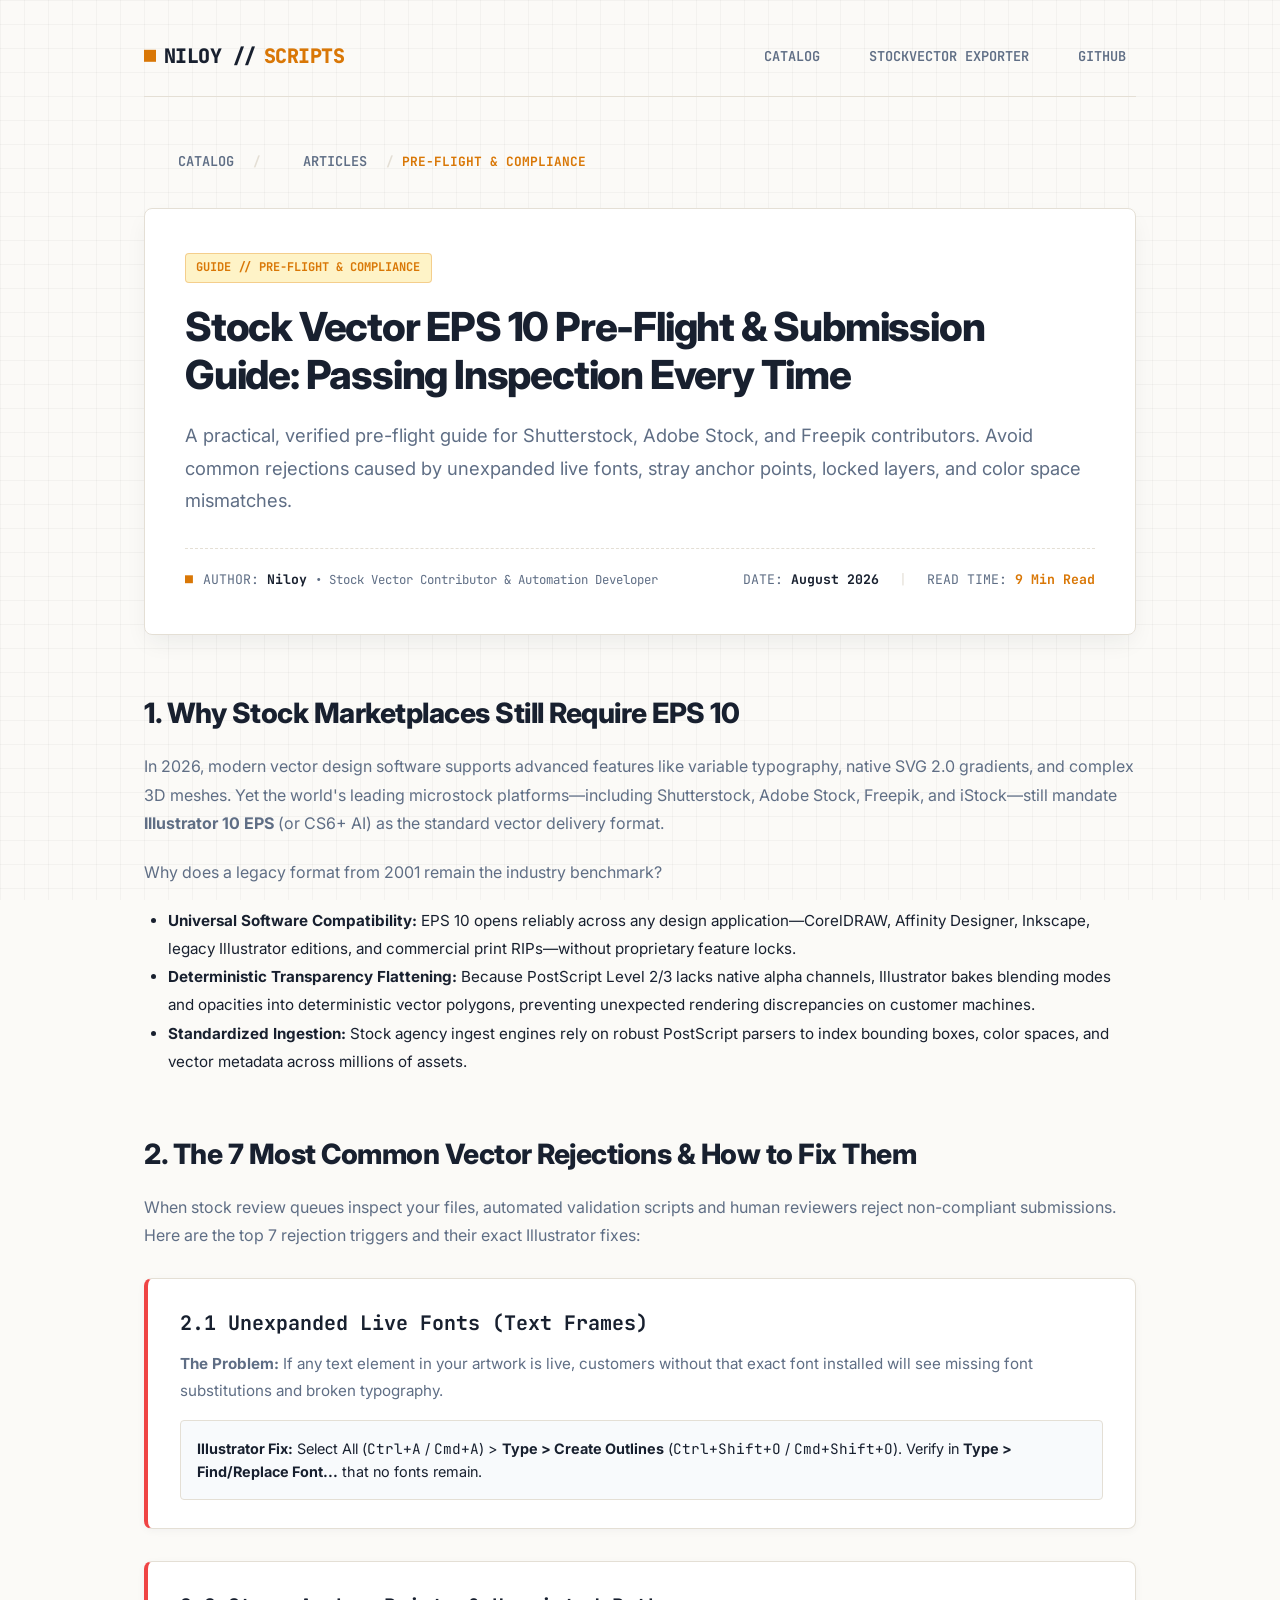
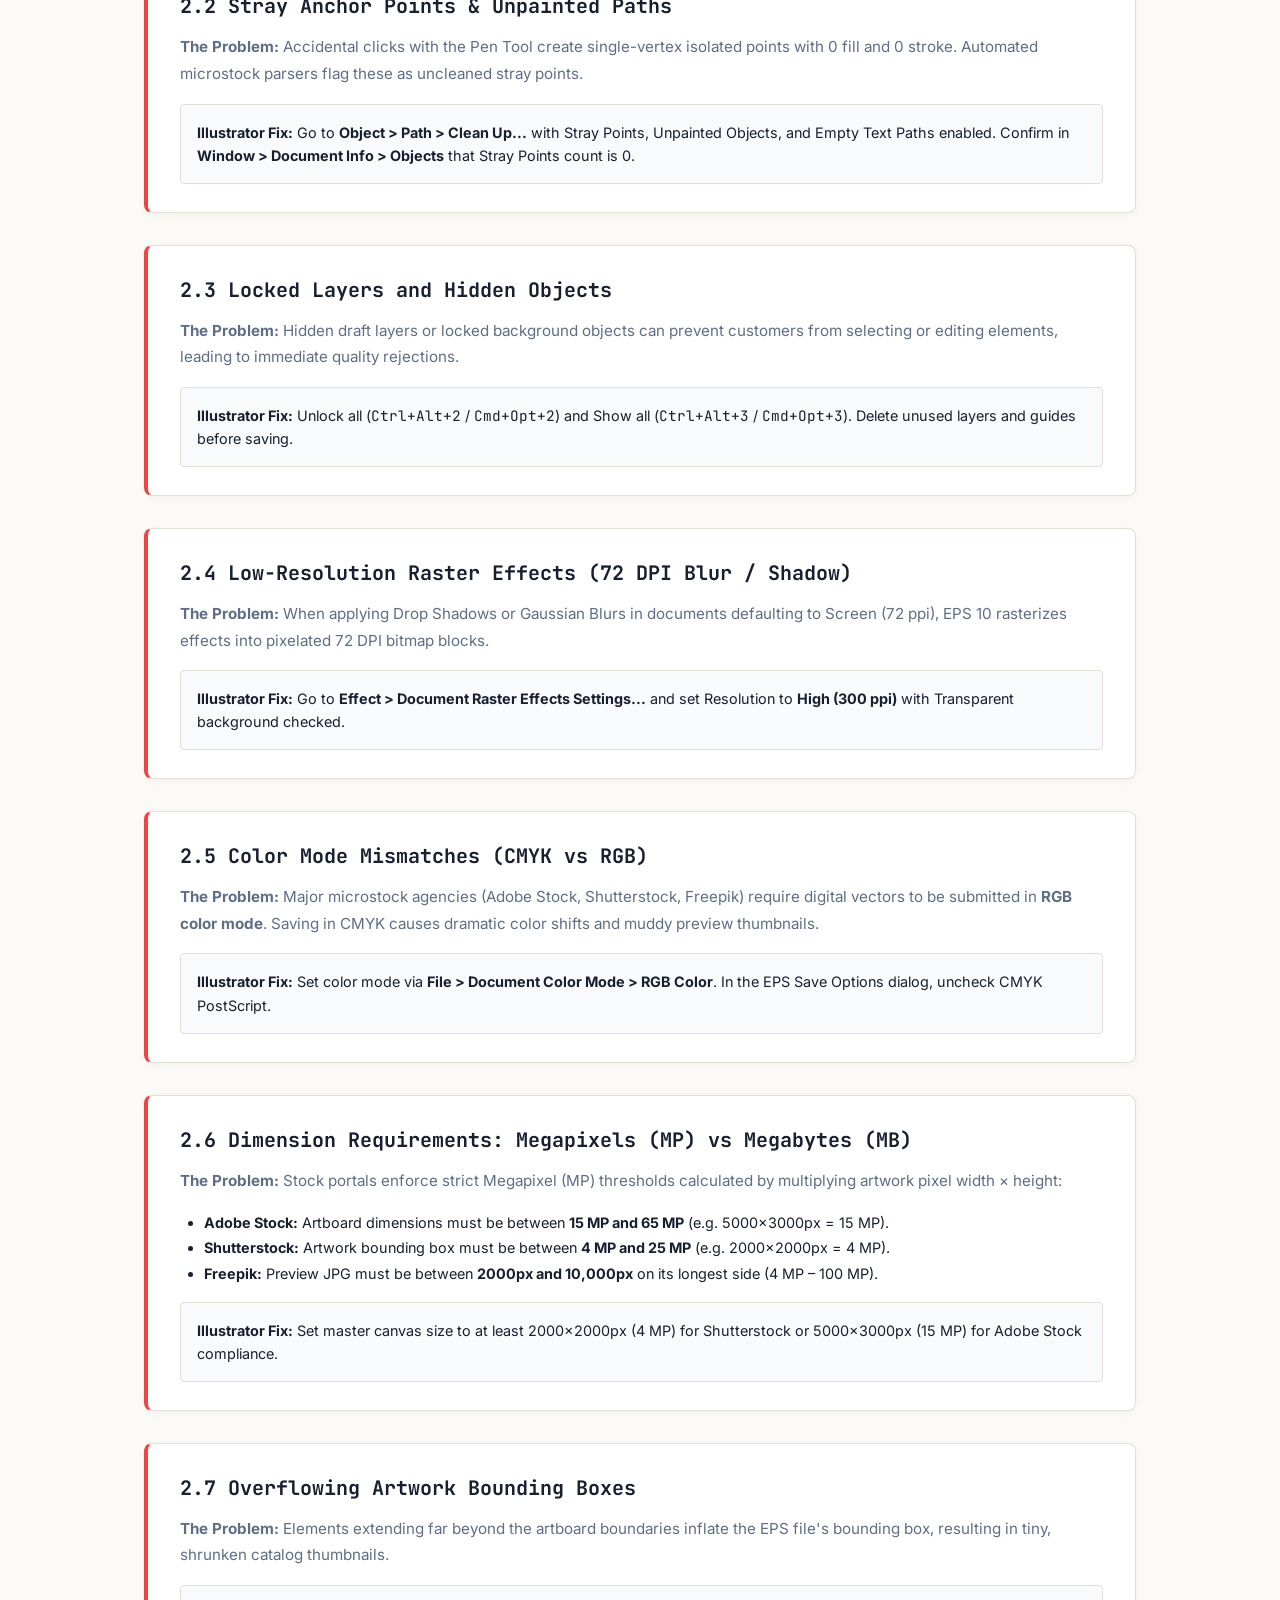
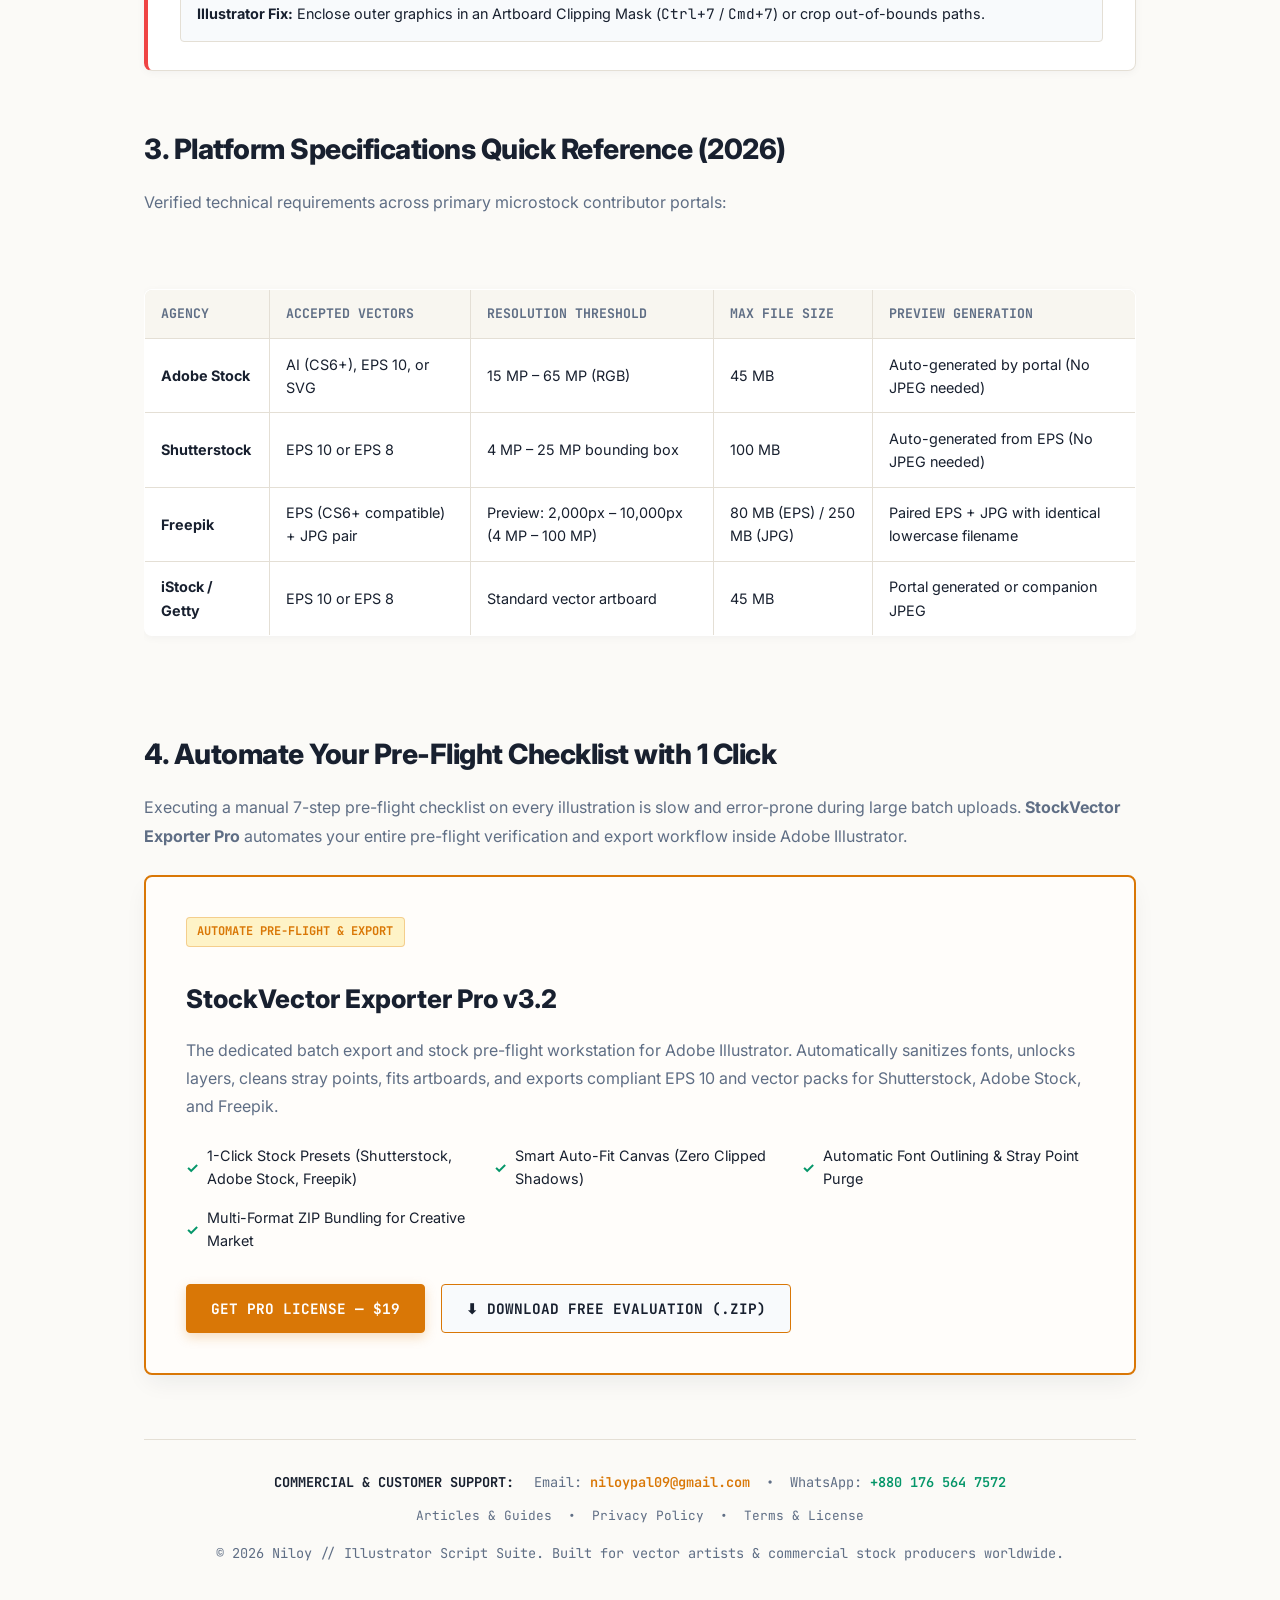
<file: blog/stock-vector-eps10-preflight-submission-guide/index.html>
<!DOCTYPE html>
<html lang="en">
<head>
  <meta charset="UTF-8">
  <meta name="viewport" content="width=device-width, initial-scale=1.0">
  <title>Stock Vector EPS 10 Pre-Flight & Submission Guide (2026) // Niloy Scripts</title>
  <meta name="description" content="The definitive pre-flight checklist for Shutterstock, Adobe Stock & Freepik. Fix common vector rejections, open paths, unexpanded text & color shifts.">
  <meta name="robots" content="index, follow, max-snippet:-1, max-image-preview:large, max-video-preview:-1">
  <link rel="canonical" href="https://nil4gh.github.io/nildevscripts/blog/stock-vector-eps10-preflight-submission-guide/">
  <meta name="theme-color" content="#0b1220">
  <!-- Open Graph / Facebook -->
  <meta property="og:type" content="article">
  <meta property="og:site_name" content="Niloy Illustrator Script Suite">
  <meta property="og:locale" content="en_US">
  <meta property="og:title" content="Stock Vector EPS 10 Pre-Flight & Submission Guide (2026) // Niloy Scripts">
  <meta property="og:description" content="The definitive pre-flight checklist for Shutterstock, Adobe Stock & Freepik. Fix common vector rejections, open paths, unexpanded text & color shifts.">
  <meta property="og:url" content="https://nil4gh.github.io/nildevscripts/blog/stock-vector-eps10-preflight-submission-guide/">
  <meta property="og:image" content="https://nil4gh.github.io/nildevscripts/stockvector-exporter-pro/assets/01_adobe-illustrator-batch-vector-exporter-pro-interface_1920x1080.png">
  <meta property="og:image:width" content="1920">
  <meta property="og:image:height" content="1080">
  <meta property="og:image:type" content="image/png">
  <meta property="article:published_time" content="2026-08-27T00:00:00+00:00">
  <meta property="article:modified_time" content="2026-09-26T00:00:00+00:00">
  <!-- Twitter -->
  <meta name="twitter:card" content="summary_large_image">
  <meta name="twitter:title" content="Stock Vector EPS 10 Pre-Flight & Submission Guide (2026) // Niloy Scripts">
  <meta name="twitter:description" content="The definitive pre-flight checklist for Shutterstock, Adobe Stock & Freepik. Fix common vector rejections, open paths, unexpanded text & color shifts.">
  <meta name="twitter:image" content="https://nil4gh.github.io/nildevscripts/stockvector-exporter-pro/assets/01_adobe-illustrator-batch-vector-exporter-pro-interface_1920x1080.png">
  <!-- Structured Data: BreadcrumbList + BlogPosting -->
  <script type="application/ld+json">
  {
    "@context": "https://schema.org",
    "@graph": [
      {
        "@type": "BreadcrumbList",
        "itemListElement": [
          {
            "@type": "ListItem",
            "position": 1,
            "name": "Catalog",
            "item": "https://nil4gh.github.io/nildevscripts/"
          },
          {
            "@type": "ListItem",
            "position": 2,
            "name": "Articles & Guides",
            "item": "https://nil4gh.github.io/nildevscripts/blog/"
          },
          {
            "@type": "ListItem",
            "position": 3,
            "name": "Stock Vector EPS 10 Pre-Flight Guide",
            "item": "https://nil4gh.github.io/nildevscripts/blog/stock-vector-eps10-preflight-submission-guide/"
          }
        ]
      },
      {
        "@type": "BlogPosting",
        "headline": "Stock Vector EPS 10 Pre-Flight & Submission Guide: Passing Inspection Every Time",
        "description": "The definitive pre-flight checklist for Shutterstock, Adobe Stock & Freepik. Fix common vector rejections, open paths, unexpanded text & color shifts.",
        "image": "https://nil4gh.github.io/nildevscripts/stockvector-exporter-pro/assets/01_adobe-illustrator-batch-vector-exporter-pro-interface_1920x1080.png",
        "author": {
          "@type": "Person",
          "name": "Niloy",
          "jobTitle": "Stock Vector Contributor & Automation Developer",
          "sameAs": [
            "https://github.com/NiL4gh"
          ]
        },
        "publisher": {
          "@type": "Organization",
          "name": "Niloy Illustrator Script Suite",
          "url": "https://nil4gh.github.io/nildevscripts/"
        },
        "datePublished": "2026-08-27T00:00:00+00:00",
        "dateModified": "2026-09-26T00:00:00+00:00",
        "mainEntityOfPage": {
          "@type": "WebPage",
          "@id": "https://nil4gh.github.io/nildevscripts/blog/stock-vector-eps10-preflight-submission-guide/"
        }
      }
    ]
  }
  </script>
  <link rel="stylesheet" href="../../styles/retro.css">
  <!-- Google Fonts: JetBrains Mono & Inter -->
  <link rel="preconnect" href="https://fonts.googleapis.com">
  <link rel="preconnect" href="https://fonts.gstatic.com" crossorigin>
  <link href="https://fonts.googleapis.com/css2?family=Inter:wght@400;500;600;700;800&family=JetBrains+Mono:wght@400;600;700;800&display=swap" rel="stylesheet">
</head>
<body>

  <div class="container">
    <header>
      <div class="brand-row">
        <a href="../../" class="logo">
          <span style="color: var(--accent-amber);">■</span> NILOY // <span>SCRIPTS</span>
        </a>
        <nav>
          <a href="../../">CATALOG</a>
          <a href="../../stockvector-exporter-pro/">STOCKVECTOR EXPORTER</a>
          <a href="https://github.com/NiL4gh/nildevscripts" target="_blank">GITHUB</a>
        </nav>
      </div>
    </header>

    <main>
      <article>
        <!-- Breadcrumb Navigation -->
        <nav class="breadcrumb-nav" aria-label="Breadcrumb" style="margin-bottom: 1.75rem; font-family: var(--font-mono); font-size: 0.8rem; color: var(--text-muted); display: flex; align-items: center; gap: 0.5rem; flex-wrap: wrap;">
          <a href="../../" style="color: var(--text-muted); text-decoration: none;">CATALOG</a>
          <span style="color: var(--panel-border); font-weight: bold;">/</span>
          <a href="../" style="color: var(--text-muted); text-decoration: none;">ARTICLES</a>
          <span style="color: var(--panel-border); font-weight: bold;">/</span>
          <span style="color: var(--accent-amber); font-weight: 700; text-transform: uppercase;">PRE-FLIGHT &amp; COMPLIANCE</span>
        </nav>

        <!-- Article Header / Hero Banner -->
        <header class="article-hero" style="border: 1px solid var(--panel-border); background: var(--panel-bg); padding: 2.75rem 2.5rem; border-radius: var(--radius-md); margin-bottom: 3.5rem; box-shadow: var(--shadow-md); position: relative;">
          <span class="hero-tag" style="background: var(--accent-amber-light); color: var(--accent-amber); border-color: rgba(217, 119, 6, 0.3); margin-bottom: 1.25rem;">GUIDE // PRE-FLIGHT &amp; COMPLIANCE</span>
          <h1 style="font-size: 2.5rem; font-weight: 800; letter-spacing: -1.2px; margin-bottom: 1.25rem; line-height: 1.2; color: var(--text-main);">Stock Vector EPS 10 Pre-Flight &amp; Submission Guide: Passing Inspection Every Time</h1>
          <p class="lead" style="font-size: 1.15rem; color: var(--text-muted); line-height: 1.75; margin-bottom: 2rem;">A practical, verified pre-flight guide for Shutterstock, Adobe Stock, and Freepik contributors. Avoid common rejections caused by unexpanded live fonts, stray anchor points, locked layers, and color space mismatches.</p>

          <!-- Author & Publication Metadata Bar -->
          <div style="display: flex; align-items: center; justify-content: space-between; border-top: 1px dashed var(--panel-border); padding-top: 1.25rem; font-family: var(--font-mono); font-size: 0.825rem; color: var(--text-muted); flex-wrap: wrap; gap: 1rem;">
            <div style="display: flex; align-items: center; gap: 0.6rem;">
              <span style="color: var(--accent-amber); font-weight: 800;">■</span>
              <span>AUTHOR: <strong style="color: var(--text-main);">Niloy</strong> <span style="color: var(--text-muted); font-size: 0.775rem;">• Stock Vector Contributor &amp; Automation Developer</span></span>
            </div>
            <div style="display: flex; align-items: center; gap: 1.25rem;">
              <span>DATE: <strong style="color: var(--text-main);">August 2026</strong></span>
              <span style="color: var(--panel-border);">|</span>
              <span>READ TIME: <strong style="color: var(--accent-amber);">9 Min Read</strong></span>
            </div>
          </div>
        </header>

        <!-- Section 1: Why EPS 10 Still Reigns in 2026 -->
        <section style="margin-bottom: 3.5rem;">
          <h2 style="font-size: 1.75rem; font-weight: 800; letter-spacing: -0.5px; margin-bottom: 1rem; color: var(--text-main);">1. Why Stock Marketplaces Still Require EPS 10</h2>
          <p style="color: var(--text-muted); font-size: 1rem; line-height: 1.8; margin-bottom: 1.25rem;">
            In 2026, modern vector design software supports advanced features like variable typography, native SVG 2.0 gradients, and complex 3D meshes. Yet the world's leading microstock platforms—including Shutterstock, Adobe Stock, Freepik, and iStock—still mandate <strong>Illustrator 10 EPS</strong> (or CS6+ AI) as the standard vector delivery format.
          </p>
          <p style="color: var(--text-muted); font-size: 1rem; line-height: 1.8; margin-bottom: 1.25rem;">
            Why does a legacy format from 2001 remain the industry benchmark?
          </p>
          <ul style="color: var(--text-main); margin-left: 1.5rem; margin-bottom: 1.5rem; line-height: 1.85; font-size: 0.95rem;">
            <li><strong>Universal Software Compatibility:</strong> EPS 10 opens reliably across any design application—CorelDRAW, Affinity Designer, Inkscape, legacy Illustrator editions, and commercial print RIPs—without proprietary feature locks.</li>
            <li><strong>Deterministic Transparency Flattening:</strong> Because PostScript Level 2/3 lacks native alpha channels, Illustrator bakes blending modes and opacities into deterministic vector polygons, preventing unexpected rendering discrepancies on customer machines.</li>
            <li><strong>Standardized Ingestion:</strong> Stock agency ingest engines rely on robust PostScript parsers to index bounding boxes, color spaces, and vector metadata across millions of assets.</li>
          </ul>
        </section>

        <!-- Section 2: The 7 Most Common Vector Rejections -->
        <section style="margin-bottom: 3.5rem;">
          <h2 style="font-size: 1.75rem; font-weight: 800; letter-spacing: -0.5px; margin-bottom: 1rem; color: var(--text-main);">2. The 7 Most Common Vector Rejections &amp; How to Fix Them</h2>
          <p style="color: var(--text-muted); font-size: 1rem; line-height: 1.8; margin-bottom: 1.75rem;">
            When stock review queues inspect your files, automated validation scripts and human reviewers reject non-compliant submissions. Here are the top 7 rejection triggers and their exact Illustrator fixes:
          </p>

          <!-- Rejection 1 -->
          <div style="background: var(--panel-bg); border: 1px solid var(--panel-border); border-left: 4px solid #ef4444; border-radius: var(--radius-md); padding: 1.75rem 2rem; margin-bottom: 2rem; box-shadow: var(--shadow-sm);">
            <h3 style="font-size: 1.25rem; font-weight: 700; color: var(--text-main); font-family: var(--font-mono); margin-bottom: 0.75rem;">2.1 Unexpanded Live Fonts (Text Frames)</h3>
            <p style="color: var(--text-muted); font-size: 0.95rem; line-height: 1.75; margin-bottom: 1rem;">
              <strong>The Problem:</strong> If any text element in your artwork is live, customers without that exact font installed will see missing font substitutions and broken typography.
            </p>
            <div style="background: #f8fafc; border: 1px solid var(--panel-border); padding: 1rem; border-radius: var(--radius-sm); font-size: 0.9rem; color: var(--text-main);">
              <strong>Illustrator Fix:</strong> Select All (<code style="font-family: var(--font-mono);">Ctrl+A</code> / <code style="font-family: var(--font-mono);">Cmd+A</code>) &gt; <strong>Type &gt; Create Outlines</strong> (<code style="font-family: var(--font-mono);">Ctrl+Shift+O</code> / <code style="font-family: var(--font-mono);">Cmd+Shift+O</code>). Verify in <strong>Type &gt; Find/Replace Font...</strong> that no fonts remain.
            </div>
          </div>

          <!-- Rejection 2 -->
          <div style="background: var(--panel-bg); border: 1px solid var(--panel-border); border-left: 4px solid #ef4444; border-radius: var(--radius-md); padding: 1.75rem 2rem; margin-bottom: 2rem; box-shadow: var(--shadow-sm);">
            <h3 style="font-size: 1.25rem; font-weight: 700; color: var(--text-main); font-family: var(--font-mono); margin-bottom: 0.75rem;">2.2 Stray Anchor Points &amp; Unpainted Paths</h3>
            <p style="color: var(--text-muted); font-size: 0.95rem; line-height: 1.75; margin-bottom: 1rem;">
              <strong>The Problem:</strong> Accidental clicks with the Pen Tool create single-vertex isolated points with 0 fill and 0 stroke. Automated microstock parsers flag these as uncleaned stray points.
            </p>
            <div style="background: #f8fafc; border: 1px solid var(--panel-border); padding: 1rem; border-radius: var(--radius-sm); font-size: 0.9rem; color: var(--text-main);">
              <strong>Illustrator Fix:</strong> Go to <strong>Object &gt; Path &gt; Clean Up...</strong> with Stray Points, Unpainted Objects, and Empty Text Paths enabled. Confirm in <strong>Window &gt; Document Info &gt; Objects</strong> that Stray Points count is 0.
            </div>
          </div>

          <!-- Rejection 3 -->
          <div style="background: var(--panel-bg); border: 1px solid var(--panel-border); border-left: 4px solid #ef4444; border-radius: var(--radius-md); padding: 1.75rem 2rem; margin-bottom: 2rem; box-shadow: var(--shadow-sm);">
            <h3 style="font-size: 1.25rem; font-weight: 700; color: var(--text-main); font-family: var(--font-mono); margin-bottom: 0.75rem;">2.3 Locked Layers and Hidden Objects</h3>
            <p style="color: var(--text-muted); font-size: 0.95rem; line-height: 1.75; margin-bottom: 1rem;">
              <strong>The Problem:</strong> Hidden draft layers or locked background objects can prevent customers from selecting or editing elements, leading to immediate quality rejections.
            </p>
            <div style="background: #f8fafc; border: 1px solid var(--panel-border); padding: 1rem; border-radius: var(--radius-sm); font-size: 0.9rem; color: var(--text-main);">
              <strong>Illustrator Fix:</strong> Unlock all (<code style="font-family: var(--font-mono);">Ctrl+Alt+2</code> / <code style="font-family: var(--font-mono);">Cmd+Opt+2</code>) and Show all (<code style="font-family: var(--font-mono);">Ctrl+Alt+3</code> / <code style="font-family: var(--font-mono);">Cmd+Opt+3</code>). Delete unused layers and guides before saving.
            </div>
          </div>

          <!-- Rejection 4 -->
          <div style="background: var(--panel-bg); border: 1px solid var(--panel-border); border-left: 4px solid #ef4444; border-radius: var(--radius-md); padding: 1.75rem 2rem; margin-bottom: 2rem; box-shadow: var(--shadow-sm);">
            <h3 style="font-size: 1.25rem; font-weight: 700; color: var(--text-main); font-family: var(--font-mono); margin-bottom: 0.75rem;">2.4 Low-Resolution Raster Effects (72 DPI Blur / Shadow)</h3>
            <p style="color: var(--text-muted); font-size: 0.95rem; line-height: 1.75; margin-bottom: 1rem;">
              <strong>The Problem:</strong> When applying Drop Shadows or Gaussian Blurs in documents defaulting to Screen (72 ppi), EPS 10 rasterizes effects into pixelated 72 DPI bitmap blocks.
            </p>
            <div style="background: #f8fafc; border: 1px solid var(--panel-border); padding: 1rem; border-radius: var(--radius-sm); font-size: 0.9rem; color: var(--text-main);">
              <strong>Illustrator Fix:</strong> Go to <strong>Effect &gt; Document Raster Effects Settings...</strong> and set Resolution to <strong>High (300 ppi)</strong> with Transparent background checked.
            </div>
          </div>

          <!-- Rejection 5 -->
          <div style="background: var(--panel-bg); border: 1px solid var(--panel-border); border-left: 4px solid #ef4444; border-radius: var(--radius-md); padding: 1.75rem 2rem; margin-bottom: 2rem; box-shadow: var(--shadow-sm);">
            <h3 style="font-size: 1.25rem; font-weight: 700; color: var(--text-main); font-family: var(--font-mono); margin-bottom: 0.75rem;">2.5 Color Mode Mismatches (CMYK vs RGB)</h3>
            <p style="color: var(--text-muted); font-size: 0.95rem; line-height: 1.75; margin-bottom: 1rem;">
              <strong>The Problem:</strong> Major microstock agencies (Adobe Stock, Shutterstock, Freepik) require digital vectors to be submitted in <strong>RGB color mode</strong>. Saving in CMYK causes dramatic color shifts and muddy preview thumbnails.
            </p>
            <div style="background: #f8fafc; border: 1px solid var(--panel-border); padding: 1rem; border-radius: var(--radius-sm); font-size: 0.9rem; color: var(--text-main);">
              <strong>Illustrator Fix:</strong> Set color mode via <strong>File &gt; Document Color Mode &gt; RGB Color</strong>. In the EPS Save Options dialog, uncheck CMYK PostScript.
            </div>
          </div>

          <!-- Rejection 6 -->
          <div style="background: var(--panel-bg); border: 1px solid var(--panel-border); border-left: 4px solid #ef4444; border-radius: var(--radius-md); padding: 1.75rem 2rem; margin-bottom: 2rem; box-shadow: var(--shadow-sm);">
            <h3 style="font-size: 1.25rem; font-weight: 700; color: var(--text-main); font-family: var(--font-mono); margin-bottom: 0.75rem;">2.6 Dimension Requirements: Megapixels (MP) vs Megabytes (MB)</h3>
            <p style="color: var(--text-muted); font-size: 0.95rem; line-height: 1.75; margin-bottom: 1rem;">
              <strong>The Problem:</strong> Stock portals enforce strict Megapixel (MP) thresholds calculated by multiplying artwork pixel width × height:
            </p>
            <ul style="color: var(--text-main); margin-left: 1.5rem; margin-bottom: 1rem; line-height: 1.75; font-size: 0.9rem;">
              <li><strong>Adobe Stock:</strong> Artboard dimensions must be between <strong>15 MP and 65 MP</strong> (e.g. 5000×3000px = 15 MP).</li>
              <li><strong>Shutterstock:</strong> Artwork bounding box must be between <strong>4 MP and 25 MP</strong> (e.g. 2000×2000px = 4 MP).</li>
              <li><strong>Freepik:</strong> Preview JPG must be between <strong>2000px and 10,000px</strong> on its longest side (4 MP – 100 MP).</li>
            </ul>
            <div style="background: #f8fafc; border: 1px solid var(--panel-border); padding: 1rem; border-radius: var(--radius-sm); font-size: 0.9rem; color: var(--text-main);">
              <strong>Illustrator Fix:</strong> Set master canvas size to at least 2000×2000px (4 MP) for Shutterstock or 5000×3000px (15 MP) for Adobe Stock compliance.
            </div>
          </div>

          <!-- Rejection 7 -->
          <div style="background: var(--panel-bg); border: 1px solid var(--panel-border); border-left: 4px solid #ef4444; border-radius: var(--radius-md); padding: 1.75rem 2rem; margin-bottom: 1rem; box-shadow: var(--shadow-sm);">
            <h3 style="font-size: 1.25rem; font-weight: 700; color: var(--text-main); font-family: var(--font-mono); margin-bottom: 0.75rem;">2.7 Overflowing Artwork Bounding Boxes</h3>
            <p style="color: var(--text-muted); font-size: 0.95rem; line-height: 1.75; margin-bottom: 1rem;">
              <strong>The Problem:</strong> Elements extending far beyond the artboard boundaries inflate the EPS file's bounding box, resulting in tiny, shrunken catalog thumbnails.
            </p>
            <div style="background: #f8fafc; border: 1px solid var(--panel-border); padding: 1rem; border-radius: var(--radius-sm); font-size: 0.9rem; color: var(--text-main);">
              <strong>Illustrator Fix:</strong> Enclose outer graphics in an Artboard Clipping Mask (<code style="font-family: var(--font-mono);">Ctrl+7</code> / <code style="font-family: var(--font-mono);">Cmd+7</code>) or crop out-of-bounds paths.
            </div>
          </div>
        </section>

        <!-- Section 3: Marketplace Submission Matrix -->
        <section style="margin-bottom: 3.5rem;">
          <h2 style="font-size: 1.75rem; font-weight: 800; letter-spacing: -0.5px; margin-bottom: 1rem; color: var(--text-main);">3. Platform Specifications Quick Reference (2026)</h2>
          <p style="color: var(--text-muted); font-size: 1rem; line-height: 1.8; margin-bottom: 1.25rem;">
            Verified technical requirements across primary microstock contributor portals:
          </p>

          <div style="overflow-x: auto; margin: 2rem 0;">
            <table class="comparison-table" style="width: 100%; border-collapse: collapse; font-size: 0.9rem;">
              <thead>
                <tr style="background: var(--code-bg); text-align: left;">
                  <th style="padding: 0.85rem 1rem; border: 1px solid var(--panel-border);">Agency</th>
                  <th style="padding: 0.85rem 1rem; border: 1px solid var(--panel-border);">Accepted Vectors</th>
                  <th style="padding: 0.85rem 1rem; border: 1px solid var(--panel-border);">Resolution Threshold</th>
                  <th style="padding: 0.85rem 1rem; border: 1px solid var(--panel-border);">Max File Size</th>
                  <th style="padding: 0.85rem 1rem; border: 1px solid var(--panel-border);">Preview Generation</th>
                </tr>
              </thead>
              <tbody>
                <tr>
                  <td style="padding: 0.85rem 1rem; border: 1px solid var(--panel-border);"><strong>Adobe Stock</strong></td>
                  <td style="padding: 0.85rem 1rem; border: 1px solid var(--panel-border);">AI (CS6+), EPS 10, or SVG</td>
                  <td style="padding: 0.85rem 1rem; border: 1px solid var(--panel-border);">15 MP – 65 MP (RGB)</td>
                  <td style="padding: 0.85rem 1rem; border: 1px solid var(--panel-border);">45 MB</td>
                  <td style="padding: 0.85rem 1rem; border: 1px solid var(--panel-border);">Auto-generated by portal (No JPEG needed)</td>
                </tr>
                <tr>
                  <td style="padding: 0.85rem 1rem; border: 1px solid var(--panel-border);"><strong>Shutterstock</strong></td>
                  <td style="padding: 0.85rem 1rem; border: 1px solid var(--panel-border);">EPS 10 or EPS 8</td>
                  <td style="padding: 0.85rem 1rem; border: 1px solid var(--panel-border);">4 MP – 25 MP bounding box</td>
                  <td style="padding: 0.85rem 1rem; border: 1px solid var(--panel-border);">100 MB</td>
                  <td style="padding: 0.85rem 1rem; border: 1px solid var(--panel-border);">Auto-generated from EPS (No JPEG needed)</td>
                </tr>
                <tr>
                  <td style="padding: 0.85rem 1rem; border: 1px solid var(--panel-border);"><strong>Freepik</strong></td>
                  <td style="padding: 0.85rem 1rem; border: 1px solid var(--panel-border);">EPS (CS6+ compatible) + JPG pair</td>
                  <td style="padding: 0.85rem 1rem; border: 1px solid var(--panel-border);">Preview: 2,000px – 10,000px (4 MP – 100 MP)</td>
                  <td style="padding: 0.85rem 1rem; border: 1px solid var(--panel-border);">80 MB (EPS) / 250 MB (JPG)</td>
                  <td style="padding: 0.85rem 1rem; border: 1px solid var(--panel-border);">Paired EPS + JPG with identical lowercase filename</td>
                </tr>
                <tr>
                  <td style="padding: 0.85rem 1rem; border: 1px solid var(--panel-border);"><strong>iStock / Getty</strong></td>
                  <td style="padding: 0.85rem 1rem; border: 1px solid var(--panel-border);">EPS 10 or EPS 8</td>
                  <td style="padding: 0.85rem 1rem; border: 1px solid var(--panel-border);">Standard vector artboard</td>
                  <td style="padding: 0.85rem 1rem; border: 1px solid var(--panel-border);">45 MB</td>
                  <td style="padding: 0.85rem 1rem; border: 1px solid var(--panel-border);">Portal generated or companion JPEG</td>
                </tr>
              </tbody>
            </table>
          </div>
        </section>

        <!-- Section 4: Automated Pre-Flight Solution -->
        <section style="margin-bottom: 3.5rem;">
          <h2 style="font-size: 1.75rem; font-weight: 800; letter-spacing: -0.5px; margin-bottom: 1rem; color: var(--text-main);">4. Automate Your Pre-Flight Checklist with 1 Click</h2>
          <p style="color: var(--text-muted); font-size: 1rem; line-height: 1.8; margin-bottom: 1.5rem;">
            Executing a manual 7-step pre-flight checklist on every illustration is slow and error-prone during large batch uploads. <strong>StockVector Exporter Pro</strong> automates your entire pre-flight verification and export workflow inside Adobe Illustrator.
          </p>

          <!-- Product CTA Card -->
          <div style="border: 2px solid var(--accent-amber); background: #fffdfa; padding: 2.5rem; border-radius: var(--radius-md); box-shadow: var(--shadow-md); position: relative;">
            <span class="hero-tag" style="background: var(--accent-amber-light); color: var(--accent-amber); border-color: rgba(217, 119, 6, 0.3);">AUTOMATE PRE-FLIGHT &amp; EXPORT</span>
            <h3 style="font-size: 1.6rem; font-weight: 800; margin: 0.75rem 0 1rem 0; color: var(--text-main);">StockVector Exporter Pro v3.2</h3>
            <p style="color: var(--text-muted); font-size: 1rem; line-height: 1.75; margin-bottom: 1.5rem;">
              The dedicated batch export and stock pre-flight workstation for Adobe Illustrator. Automatically sanitizes fonts, unlocks layers, cleans stray points, fits artboards, and exports compliant EPS 10 and vector packs for Shutterstock, Adobe Stock, and Freepik.
            </p>
            
            <div style="display: grid; grid-template-columns: repeat(auto-fit, minmax(220px, 1fr)); gap: 1rem; margin-bottom: 2rem;">
              <div style="display: flex; align-items: center; gap: 0.5rem; font-size: 0.9rem; color: var(--text-main);">
                <span style="color: var(--accent-green); font-weight: bold;">✓</span> 1-Click Stock Presets (Shutterstock, Adobe Stock, Freepik)
              </div>
              <div style="display: flex; align-items: center; gap: 0.5rem; font-size: 0.9rem; color: var(--text-main);">
                <span style="color: var(--accent-green); font-weight: bold;">✓</span> Smart Auto-Fit Canvas (Zero Clipped Shadows)
              </div>
              <div style="display: flex; align-items: center; gap: 0.5rem; font-size: 0.9rem; color: var(--text-main);">
                <span style="color: var(--accent-green); font-weight: bold;">✓</span> Automatic Font Outlining &amp; Stray Point Purge
              </div>
              <div style="display: flex; align-items: center; gap: 0.5rem; font-size: 0.9rem; color: var(--text-main);">
                <span style="color: var(--accent-green); font-weight: bold;">✓</span> Multi-Format ZIP Bundling for Creative Market
              </div>
            </div>

            <div style="display: flex; gap: 1rem; flex-wrap: wrap;">
              <a href="../../stockvector-exporter-pro/" class="btn btn-primary" style="font-size: 0.9rem; padding: 0.75rem 1.5rem;">GET PRO LICENSE — $19</a>
              <a href="../../stockvector-exporter-pro/downloads/StockVector-Exporter-Pro-v3.2-Free.zip" download class="btn btn-secondary" style="font-size: 0.9rem; padding: 0.75rem 1.5rem; border-color: var(--accent-amber); color: var(--text-main);">⬇ DOWNLOAD FREE EVALUATION (.ZIP)</a>
            </div>
          </div>
        </section>
      </article>
    </main>

    <!-- Standard Suite Footer -->
    <footer style="border-top: 1px solid var(--panel-border); padding-top: 2rem; margin-top: 4rem; text-align: center; color: var(--text-muted); font-size: 0.85rem;">
      <div style="margin-bottom: 0.75rem;">
        <span style="font-family: var(--font-mono); font-weight: 700; color: var(--text-main);">COMMERCIAL &amp; CUSTOMER SUPPORT:</span> 
        <span style="margin-left: 0.75rem;">Email: <a href="mailto:niloypal09@gmail.com" style="color: var(--accent-amber); text-decoration: none; font-weight: 600;">niloypal09@gmail.com</a></span> 
        <span style="margin: 0 0.5rem;">•</span> 
        <span>WhatsApp: <a href="https://wa.me/8801765647572" target="_blank" style="color: var(--accent-green); text-decoration: none; font-weight: 600;">+880 176 564 7572</a></span>
      </div>
      <div style="margin-bottom: 1rem; font-family: var(--font-mono); font-size: 0.8rem;">
        <a href="../" style="color: var(--text-muted); text-decoration: none;">Articles &amp; Guides</a>
        <span style="margin: 0 0.5rem;">•</span>
        <a href="../../privacy/" style="color: var(--text-muted); text-decoration: none;">Privacy Policy</a>
        <span style="margin: 0 0.5rem;">•</span>
        <a href="../../terms/" style="color: var(--text-muted); text-decoration: none;">Terms &amp; License</a>
      </div>
      <p>© 2026 Niloy // Illustrator Script Suite. Built for vector artists &amp; commercial stock producers worldwide.</p>
    </footer>
  </div>

</body>
</html>
</file>
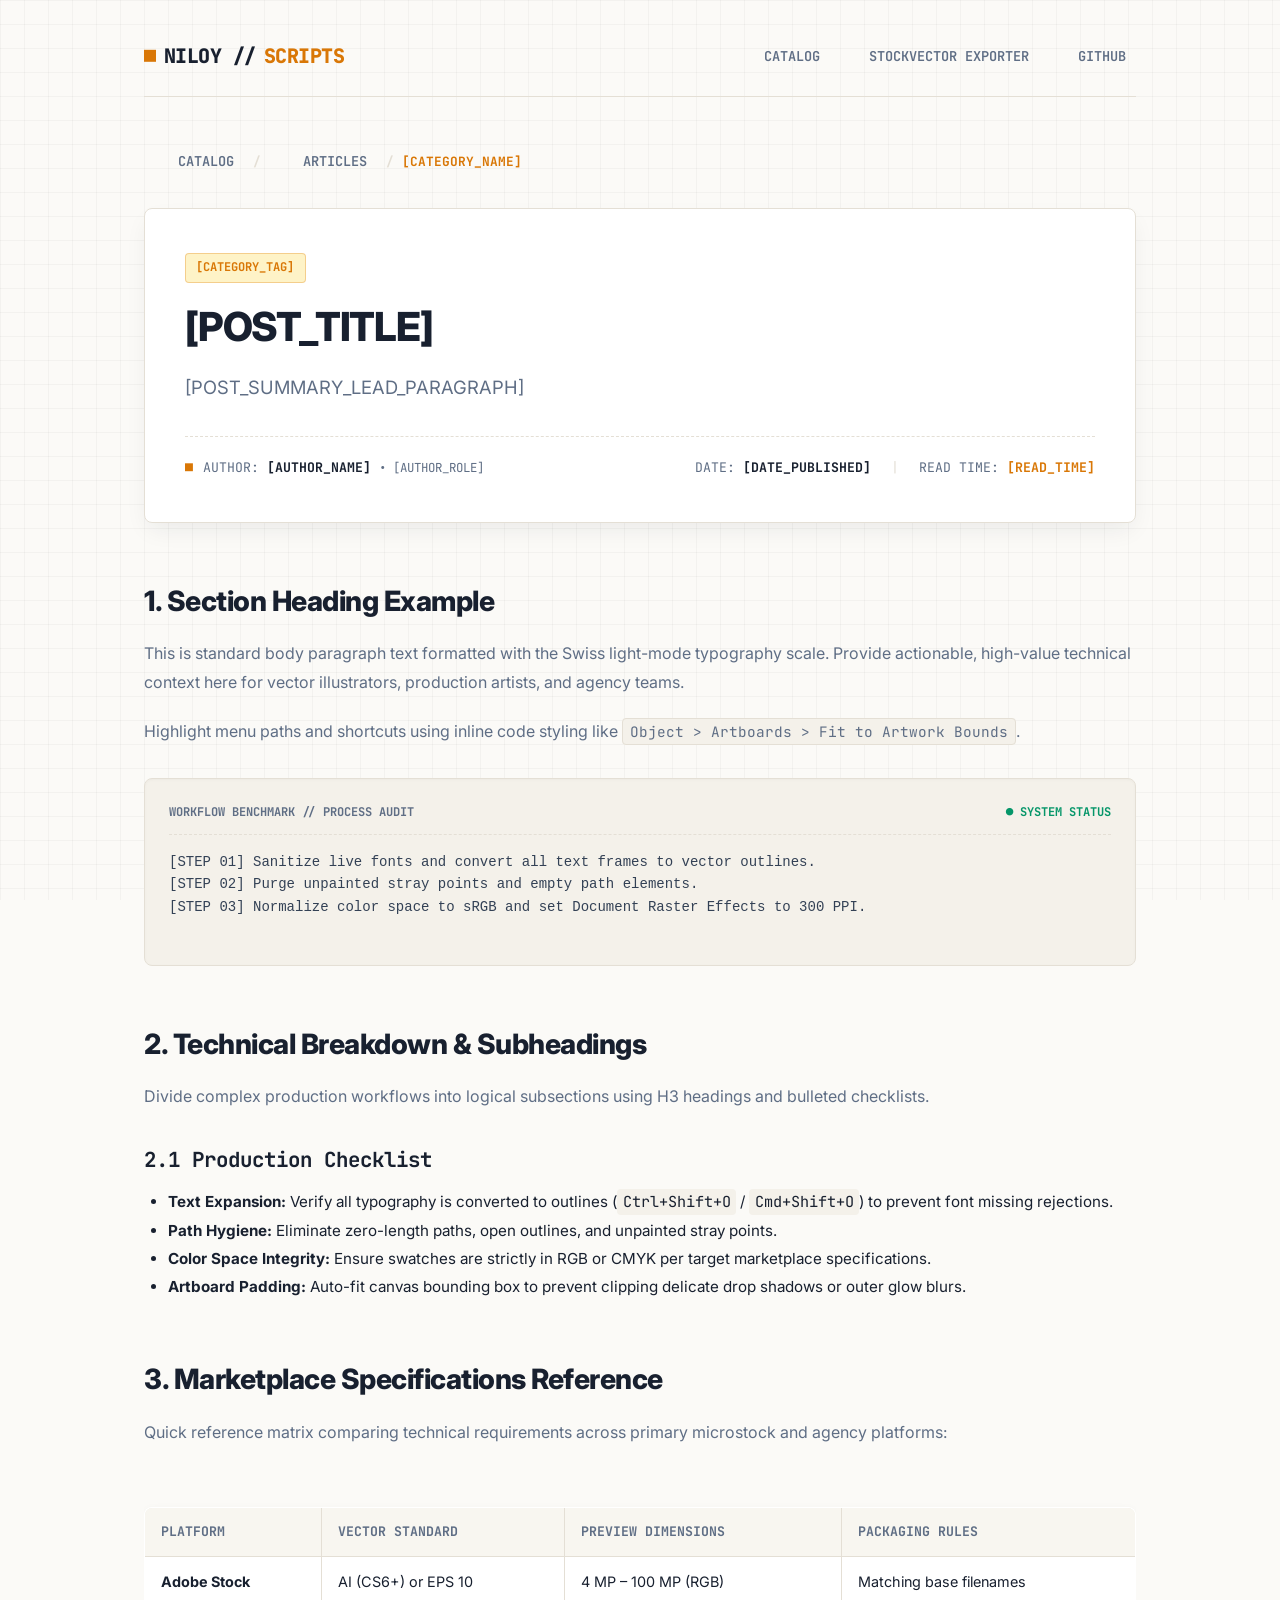
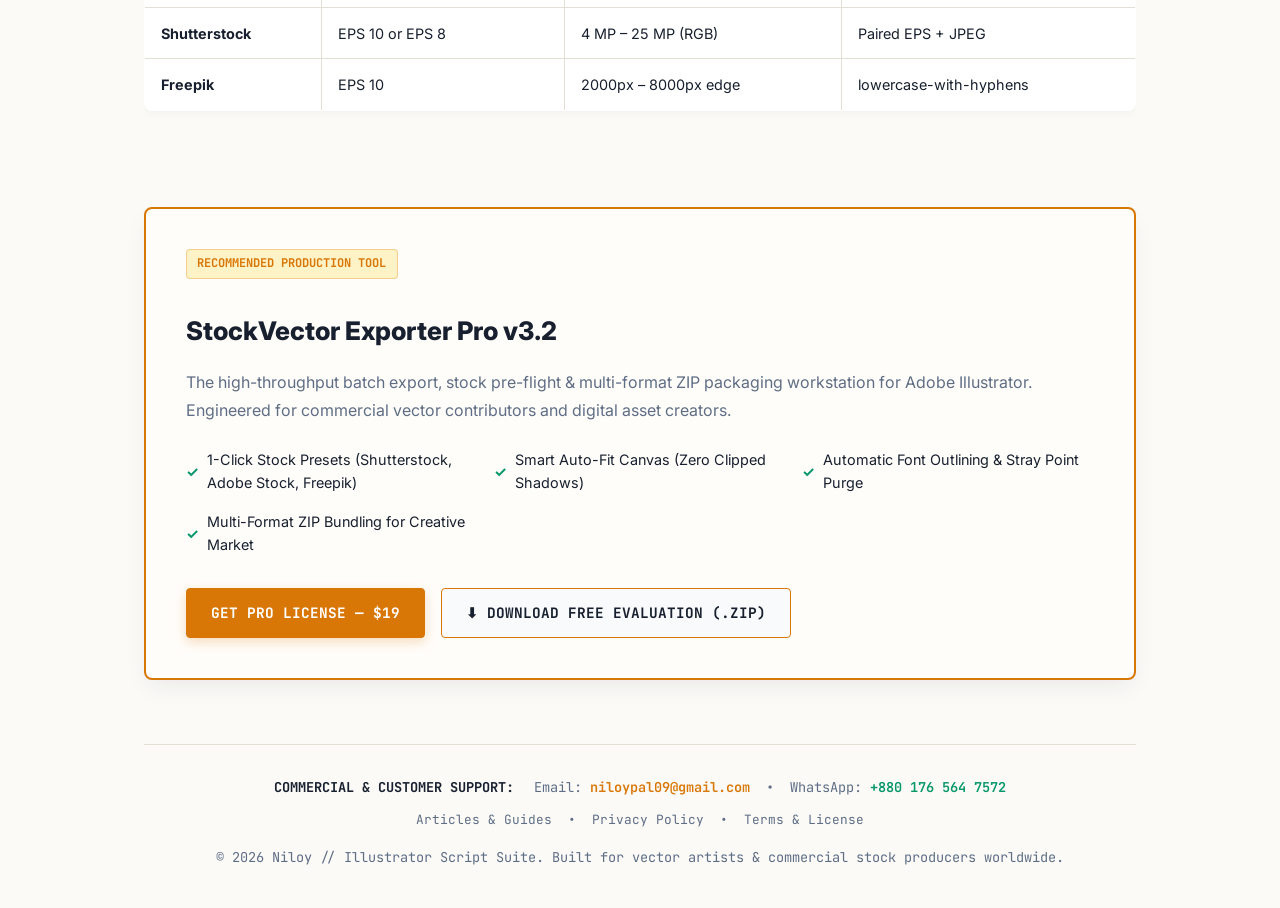
<file: blog/template/index.html>
<!DOCTYPE html>
<html lang="en">
<head>
  <meta charset="UTF-8">
  <meta name="viewport" content="width=device-width, initial-scale=1.0">
  <title>[POST_TITLE] // Niloy Scripts</title>
  <meta name="description" content="[POST_DESCRIPTION]">
  <meta name="robots" content="index, follow">
  <link rel="canonical" href="https://nil4gh.github.io/nildevscripts/blog/[POST_SLUG]/">
  <meta name="theme-color" content="#0b1220">
  <!-- Open Graph / Facebook -->
  <meta property="og:type" content="article">
  <meta property="og:site_name" content="Niloy Illustrator Script Suite">
  <meta property="og:title" content="[POST_TITLE] // Niloy Scripts">
  <meta property="og:description" content="[POST_DESCRIPTION]">
  <meta property="og:url" content="https://nil4gh.github.io/nildevscripts/blog/[POST_SLUG]/">
  <meta property="og:image" content="https://nil4gh.github.io/nildevscripts/stockvector-exporter-pro/assets/01_adobe-illustrator-batch-vector-exporter-pro-interface_1920x1080.png">
  <!-- Twitter -->
  <meta name="twitter:card" content="summary_large_image">
  <meta name="twitter:title" content="[POST_TITLE] // Niloy Scripts">
  <meta name="twitter:description" content="[POST_DESCRIPTION]">
  <meta name="twitter:image" content="https://nil4gh.github.io/nildevscripts/stockvector-exporter-pro/assets/01_adobe-illustrator-batch-vector-exporter-pro-interface_1920x1080.png">
  <!-- Structured Data: BreadcrumbList + BlogPosting -->
  <script type="application/ld+json">
  {
    "@context": "https://schema.org",
    "@graph": [
      {
        "@type": "BreadcrumbList",
        "itemListElement": [
          {
            "@type": "ListItem",
            "position": 1,
            "name": "Catalog",
            "item": "https://nil4gh.github.io/nildevscripts/"
          },
          {
            "@type": "ListItem",
            "position": 2,
            "name": "Articles & Guides",
            "item": "https://nil4gh.github.io/nildevscripts/blog/"
          },
          {
            "@type": "ListItem",
            "position": 3,
            "name": "[POST_TITLE]",
            "item": "https://nil4gh.github.io/nildevscripts/blog/[POST_SLUG]/"
          }
        ]
      },
      {
        "@type": "BlogPosting",
        "headline": "[POST_TITLE]",
        "description": "[POST_DESCRIPTION]",
        "image": "https://nil4gh.github.io/nildevscripts/stockvector-exporter-pro/assets/01_adobe-illustrator-batch-vector-exporter-pro-interface_1920x1080.png",
        "author": {
          "@type": "Person",
          "name": "Niloy",
          "jobTitle": "Illustrator Automation Specialist"
        },
        "publisher": {
          "@type": "Organization",
          "name": "Niloy Illustrator Script Suite",
          "url": "https://nil4gh.github.io/nildevscripts/"
        },
        "datePublished": "2026-08-27",
        "dateModified": "2026-08-27",
        "mainEntityOfPage": {
          "@type": "WebPage",
          "@id": "https://nil4gh.github.io/nildevscripts/blog/[POST_SLUG]/"
        }
      }
    ]
  }
  </script>
  <link rel="stylesheet" href="../../styles/retro.css">
  <!-- Google Fonts: JetBrains Mono & Inter -->
  <link rel="preconnect" href="https://fonts.googleapis.com">
  <link rel="preconnect" href="https://fonts.gstatic.com" crossorigin>
  <link href="https://fonts.googleapis.com/css2?family=Inter:wght@400;500;600;700;800&family=JetBrains+Mono:wght@400;600;700;800&display=swap" rel="stylesheet">
</head>
<body>

  <div class="container">
    <header>
      <div class="brand-row">
        <a href="../../" class="logo">
          <span style="color: var(--accent-amber);">■</span> NILOY // <span>SCRIPTS</span>
        </a>
        <nav>
          <a href="../../">CATALOG</a>
          <a href="../../stockvector-exporter-pro/">STOCKVECTOR EXPORTER</a>
          <a href="https://github.com/NiL4gh/nildevscripts" target="_blank">GITHUB</a>
        </nav>
      </div>
    </header>

    <main>
      <article>
        <!-- Breadcrumb Navigation -->
        <nav class="breadcrumb-nav" aria-label="Breadcrumb" style="margin-bottom: 1.75rem; font-family: var(--font-mono); font-size: 0.8rem; color: var(--text-muted); display: flex; align-items: center; gap: 0.5rem; flex-wrap: wrap;">
          <a href="../../" style="color: var(--text-muted); text-decoration: none;">CATALOG</a>
          <span style="color: var(--panel-border); font-weight: bold;">/</span>
          <a href="../" style="color: var(--text-muted); text-decoration: none;">ARTICLES</a>
          <span style="color: var(--panel-border); font-weight: bold;">/</span>
          <span style="color: var(--accent-amber); font-weight: 700; text-transform: uppercase;">[CATEGORY_NAME]</span>
        </nav>

        <!-- Article Header / Hero Banner -->
        <header class="article-hero" style="border: 1px solid var(--panel-border); background: var(--panel-bg); padding: 2.75rem 2.5rem; border-radius: var(--radius-md); margin-bottom: 3.5rem; box-shadow: var(--shadow-md); position: relative;">
          <span class="hero-tag" style="background: var(--accent-amber-light); color: var(--accent-amber); border-color: rgba(217, 119, 6, 0.3); margin-bottom: 1.25rem;">[CATEGORY_TAG]</span>
          <h1 style="font-size: 2.5rem; font-weight: 800; letter-spacing: -1.2px; margin-bottom: 1.25rem; line-height: 1.2; color: var(--text-main);">[POST_TITLE]</h1>
          <p class="lead" style="font-size: 1.15rem; color: var(--text-muted); line-height: 1.75; margin-bottom: 2rem;">[POST_SUMMARY_LEAD_PARAGRAPH]</p>

          <!-- Author & Publication Metadata Bar -->
          <div style="display: flex; align-items: center; justify-content: space-between; border-top: 1px dashed var(--panel-border); padding-top: 1.25rem; font-family: var(--font-mono); font-size: 0.825rem; color: var(--text-muted); flex-wrap: wrap; gap: 1rem;">
            <div style="display: flex; align-items: center; gap: 0.6rem;">
              <span style="color: var(--accent-amber); font-weight: 800;">■</span>
              <span>AUTHOR: <strong style="color: var(--text-main);">[AUTHOR_NAME]</strong> <span style="color: var(--text-muted); font-size: 0.775rem;">• [AUTHOR_ROLE]</span></span>
            </div>
            <div style="display: flex; align-items: center; gap: 1.25rem;">
              <span>DATE: <strong style="color: var(--text-main);">[DATE_PUBLISHED]</strong></span>
              <span style="color: var(--panel-border);">|</span>
              <span>READ TIME: <strong style="color: var(--accent-amber);">[READ_TIME]</strong></span>
            </div>
          </div>
        </header>

        <!-- Article Section 1: Introduction -->
        <section style="margin-bottom: 3.5rem;">
          <h2 style="font-size: 1.75rem; font-weight: 800; letter-spacing: -0.5px; margin-bottom: 1rem; color: var(--text-main);">1. Section Heading Example</h2>
          <p style="color: var(--text-muted); font-size: 1rem; line-height: 1.8; margin-bottom: 1.25rem;">
            This is standard body paragraph text formatted with the Swiss light-mode typography scale. Provide actionable, high-value technical context here for vector illustrators, production artists, and agency teams.
          </p>
          <p style="color: var(--text-muted); font-size: 1rem; line-height: 1.8; margin-bottom: 1.5rem;">
            Highlight menu paths and shortcuts using inline code styling like <code style="font-family: var(--font-mono); background: var(--code-bg); padding: 0.2rem 0.45rem; border-radius: var(--radius-sm); font-size: 0.9em; border: 1px solid var(--panel-border);">Object &gt; Artboards &gt; Fit to Artwork Bounds</code>.
          </p>

          <!-- Technical Callout / Terminal Card -->
          <div class="terminal-card" style="margin: 2rem 0;">
            <div class="terminal-header">
              <span>WORKFLOW BENCHMARK // PROCESS AUDIT</span>
              <span style="color: var(--accent-green); font-weight: 700;">● SYSTEM STATUS</span>
            </div>
            <pre>
[STEP 01] Sanitize live fonts and convert all text frames to vector outlines.
[STEP 02] Purge unpainted stray points and empty path elements.
[STEP 03] Normalize color space to sRGB and set Document Raster Effects to 300 PPI.
            </pre>
          </div>
        </section>

        <!-- Article Section 2: Detailed Subsection -->
        <section style="margin-bottom: 3.5rem;">
          <h2 style="font-size: 1.75rem; font-weight: 800; letter-spacing: -0.5px; margin-bottom: 1rem; color: var(--text-main);">2. Technical Breakdown &amp; Subheadings</h2>
          <p style="color: var(--text-muted); font-size: 1rem; line-height: 1.8; margin-bottom: 1.25rem;">
            Divide complex production workflows into logical subsections using H3 headings and bulleted checklists.
          </p>

          <!-- Feature / Step List -->
          <h3 style="font-size: 1.3rem; font-weight: 700; font-family: var(--font-mono); margin-top: 2rem; margin-bottom: 0.75rem; color: var(--text-main);">2.1 Production Checklist</h3>
          <ul style="color: var(--text-main); margin-left: 1.5rem; margin-bottom: 1.5rem; line-height: 1.85; font-size: 0.95rem;">
            <li><strong>Text Expansion:</strong> Verify all typography is converted to outlines (<code style="font-family: var(--font-mono); background: var(--code-bg); padding: 0.15rem 0.35rem; border-radius: var(--radius-sm);">Ctrl+Shift+O</code> / <code style="font-family: var(--font-mono); background: var(--code-bg); padding: 0.15rem 0.35rem; border-radius: var(--radius-sm);">Cmd+Shift+O</code>) to prevent font missing rejections.</li>
            <li><strong>Path Hygiene:</strong> Eliminate zero-length paths, open outlines, and unpainted stray points.</li>
            <li><strong>Color Space Integrity:</strong> Ensure swatches are strictly in RGB or CMYK per target marketplace specifications.</li>
            <li><strong>Artboard Padding:</strong> Auto-fit canvas bounding box to prevent clipping delicate drop shadows or outer glow blurs.</li>
          </ul>
        </section>

        <!-- Article Section 3: Reference Comparison Table -->
        <section style="margin-bottom: 3.5rem;">
          <h2 style="font-size: 1.75rem; font-weight: 800; letter-spacing: -0.5px; margin-bottom: 1rem; color: var(--text-main);">3. Marketplace Specifications Reference</h2>
          <p style="color: var(--text-muted); font-size: 1rem; line-height: 1.8; margin-bottom: 1.25rem;">
            Quick reference matrix comparing technical requirements across primary microstock and agency platforms:
          </p>

          <div style="overflow-x: auto; margin-bottom: 1.5rem;">
            <table class="comparison-table" style="width: 100%; border-collapse: collapse; font-size: 0.9rem;">
              <thead>
                <tr style="background: var(--code-bg); text-align: left;">
                  <th style="padding: 0.85rem 1rem; border: 1px solid var(--panel-border);">Platform</th>
                  <th style="padding: 0.85rem 1rem; border: 1px solid var(--panel-border);">Vector Standard</th>
                  <th style="padding: 0.85rem 1rem; border: 1px solid var(--panel-border);">Preview Dimensions</th>
                  <th style="padding: 0.85rem 1rem; border: 1px solid var(--panel-border);">Packaging Rules</th>
                </tr>
              </thead>
              <tbody>
                <tr>
                  <td style="padding: 0.85rem 1rem; border: 1px solid var(--panel-border);"><strong>Adobe Stock</strong></td>
                  <td style="padding: 0.85rem 1rem; border: 1px solid var(--panel-border);">AI (CS6+) or EPS 10</td>
                  <td style="padding: 0.85rem 1rem; border: 1px solid var(--panel-border);">4 MP – 100 MP (RGB)</td>
                  <td style="padding: 0.85rem 1rem; border: 1px solid var(--panel-border);">Matching base filenames</td>
                </tr>
                <tr>
                  <td style="padding: 0.85rem 1rem; border: 1px solid var(--panel-border);"><strong>Shutterstock</strong></td>
                  <td style="padding: 0.85rem 1rem; border: 1px solid var(--panel-border);">EPS 10 or EPS 8</td>
                  <td style="padding: 0.85rem 1rem; border: 1px solid var(--panel-border);">4 MP – 25 MP (RGB)</td>
                  <td style="padding: 0.85rem 1rem; border: 1px solid var(--panel-border);">Paired EPS + JPEG</td>
                </tr>
                <tr>
                  <td style="padding: 0.85rem 1rem; border: 1px solid var(--panel-border);"><strong>Freepik</strong></td>
                  <td style="padding: 0.85rem 1rem; border: 1px solid var(--panel-border);">EPS 10</td>
                  <td style="padding: 0.85rem 1rem; border: 1px solid var(--panel-border);">2000px – 8000px edge</td>
                  <td style="padding: 0.85rem 1rem; border: 1px solid var(--panel-border);">lowercase-with-hyphens</td>
                </tr>
              </tbody>
            </table>
          </div>
        </section>

        <!-- Product Spotlight / CTA Section -->
        <section style="margin-bottom: 3.5rem;">
          <div style="border: 2px solid var(--accent-amber); background: #fffdfa; padding: 2.5rem; border-radius: var(--radius-md); box-shadow: var(--shadow-md); position: relative;">
            <span class="hero-tag" style="background: var(--accent-amber-light); color: var(--accent-amber); border-color: rgba(217, 119, 6, 0.3);">RECOMMENDED PRODUCTION TOOL</span>
            <h3 style="font-size: 1.6rem; font-weight: 800; margin: 0.75rem 0 1rem 0; color: var(--text-main);">StockVector Exporter Pro v3.2</h3>
            <p style="color: var(--text-muted); font-size: 1rem; line-height: 1.75; margin-bottom: 1.5rem;">
              The high-throughput batch export, stock pre-flight &amp; multi-format ZIP packaging workstation for Adobe Illustrator. Engineered for commercial vector contributors and digital asset creators.
            </p>
            
            <div style="display: grid; grid-template-columns: repeat(auto-fit, minmax(220px, 1fr)); gap: 1rem; margin-bottom: 2rem;">
              <div style="display: flex; align-items: center; gap: 0.5rem; font-size: 0.9rem; color: var(--text-main);">
                <span style="color: var(--accent-green); font-weight: bold;">✓</span> 1-Click Stock Presets (Shutterstock, Adobe Stock, Freepik)
              </div>
              <div style="display: flex; align-items: center; gap: 0.5rem; font-size: 0.9rem; color: var(--text-main);">
                <span style="color: var(--accent-green); font-weight: bold;">✓</span> Smart Auto-Fit Canvas (Zero Clipped Shadows)
              </div>
              <div style="display: flex; align-items: center; gap: 0.5rem; font-size: 0.9rem; color: var(--text-main);">
                <span style="color: var(--accent-green); font-weight: bold;">✓</span> Automatic Font Outlining &amp; Stray Point Purge
              </div>
              <div style="display: flex; align-items: center; gap: 0.5rem; font-size: 0.9rem; color: var(--text-main);">
                <span style="color: var(--accent-green); font-weight: bold;">✓</span> Multi-Format ZIP Bundling for Creative Market
              </div>
            </div>

            <div style="display: flex; gap: 1rem; flex-wrap: wrap;">
              <a href="../../stockvector-exporter-pro/" class="btn btn-primary" style="font-size: 0.9rem; padding: 0.75rem 1.5rem;">GET PRO LICENSE — $19</a>
              <a href="../../stockvector-exporter-pro/downloads/StockVector-Exporter-Pro-v3.2-Free.zip" download class="btn btn-secondary" style="font-size: 0.9rem; padding: 0.75rem 1.5rem; border-color: var(--accent-amber); color: var(--text-main);">⬇ DOWNLOAD FREE EVALUATION (.ZIP)</a>
            </div>
          </div>
        </section>
      </article>
    </main>

    <!-- Standard Suite Footer -->
    <footer style="border-top: 1px solid var(--panel-border); padding-top: 2rem; margin-top: 4rem; text-align: center; color: var(--text-muted); font-size: 0.85rem;">
      <div style="margin-bottom: 0.75rem;">
        <span style="font-family: var(--font-mono); font-weight: 700; color: var(--text-main);">COMMERCIAL &amp; CUSTOMER SUPPORT:</span> 
        <span style="margin-left: 0.75rem;">Email: <a href="mailto:niloypal09@gmail.com" style="color: var(--accent-amber); text-decoration: none; font-weight: 600;">niloypal09@gmail.com</a></span> 
        <span style="margin: 0 0.5rem;">•</span> 
        <span>WhatsApp: <a href="https://wa.me/8801765647572" target="_blank" style="color: var(--accent-green); text-decoration: none; font-weight: 600;">+880 176 564 7572</a></span>
      </div>
      <div style="margin-bottom: 1rem; font-family: var(--font-mono); font-size: 0.8rem;">
        <a href="../" style="color: var(--text-muted); text-decoration: none;">Articles &amp; Guides</a>
        <span style="margin: 0 0.5rem;">•</span>
        <a href="../../privacy/" style="color: var(--text-muted); text-decoration: none;">Privacy Policy</a>
        <span style="margin: 0 0.5rem;">•</span>
        <a href="../../terms/" style="color: var(--text-muted); text-decoration: none;">Terms &amp; License</a>
      </div>
      <p>© 2026 Niloy // Illustrator Script Suite. Built for vector artists &amp; commercial stock producers worldwide.</p>
    </footer>
  </div>

</body>
</html>
</file>
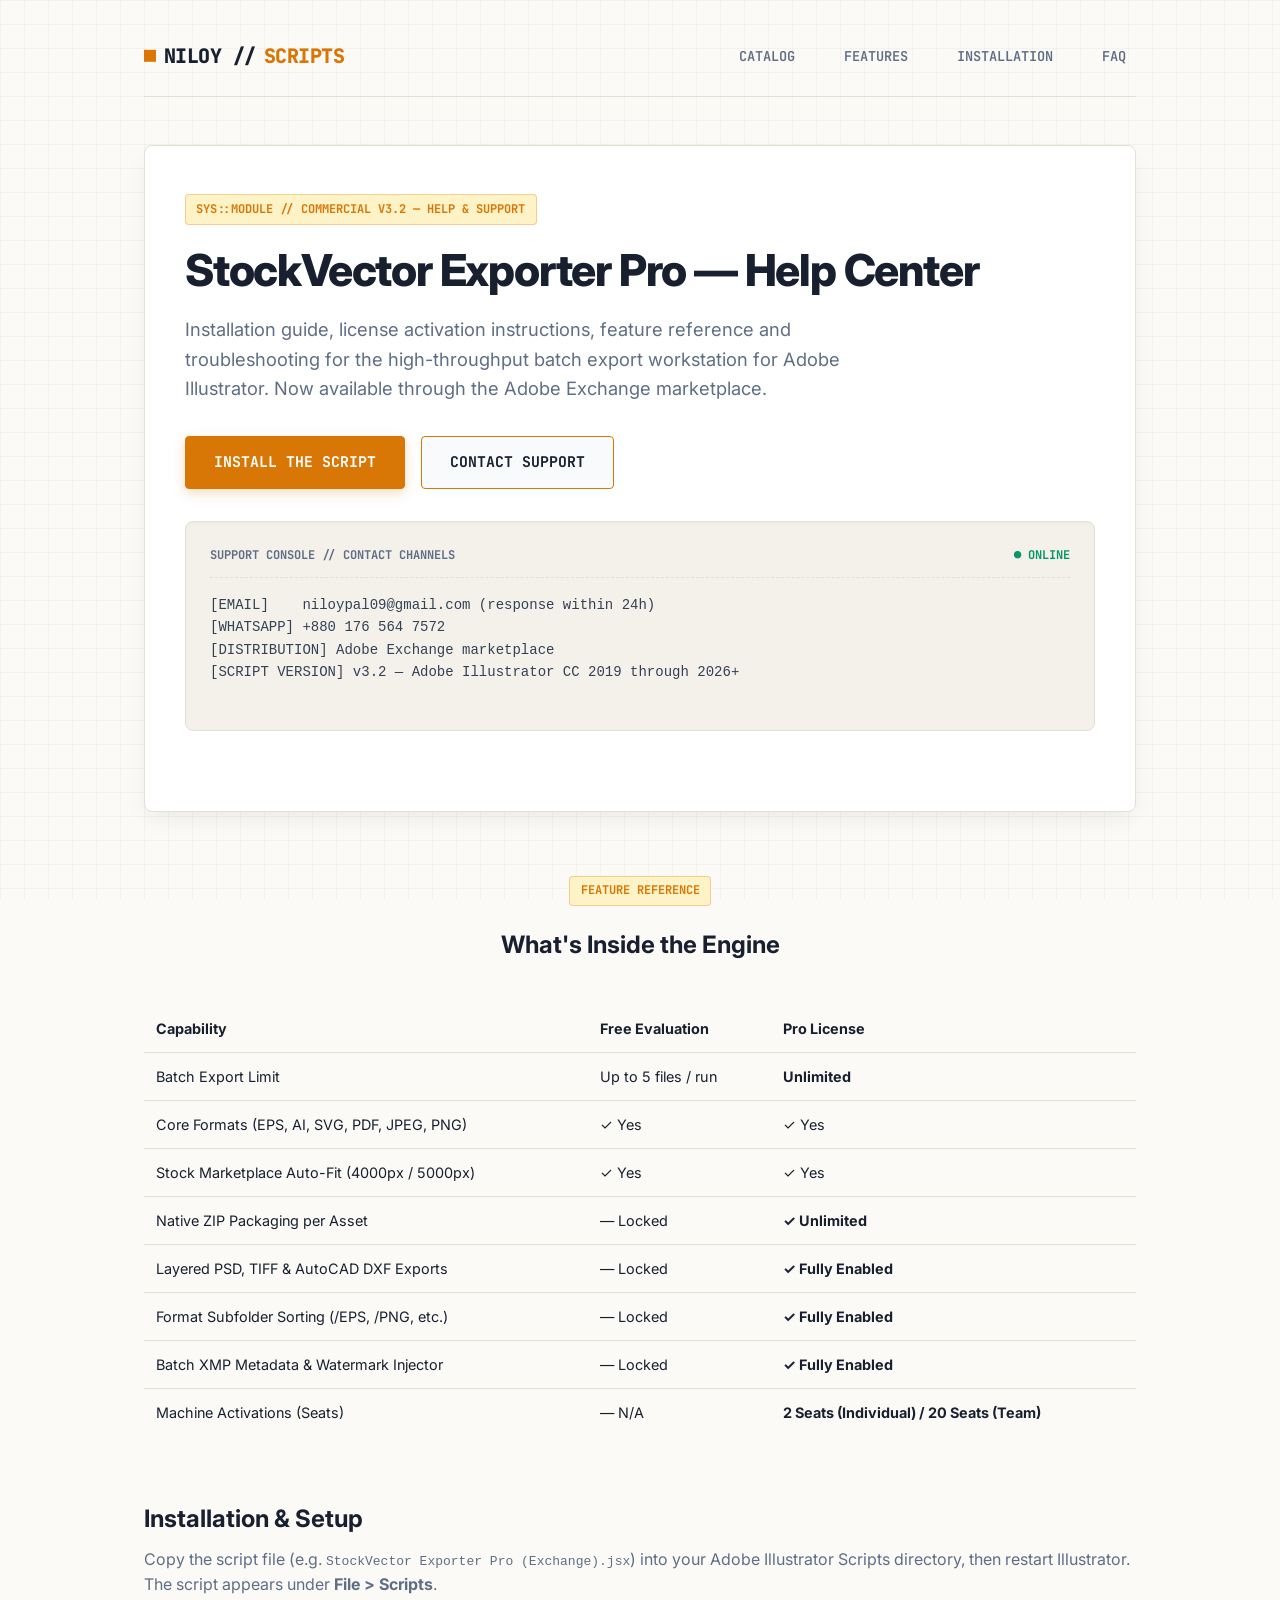
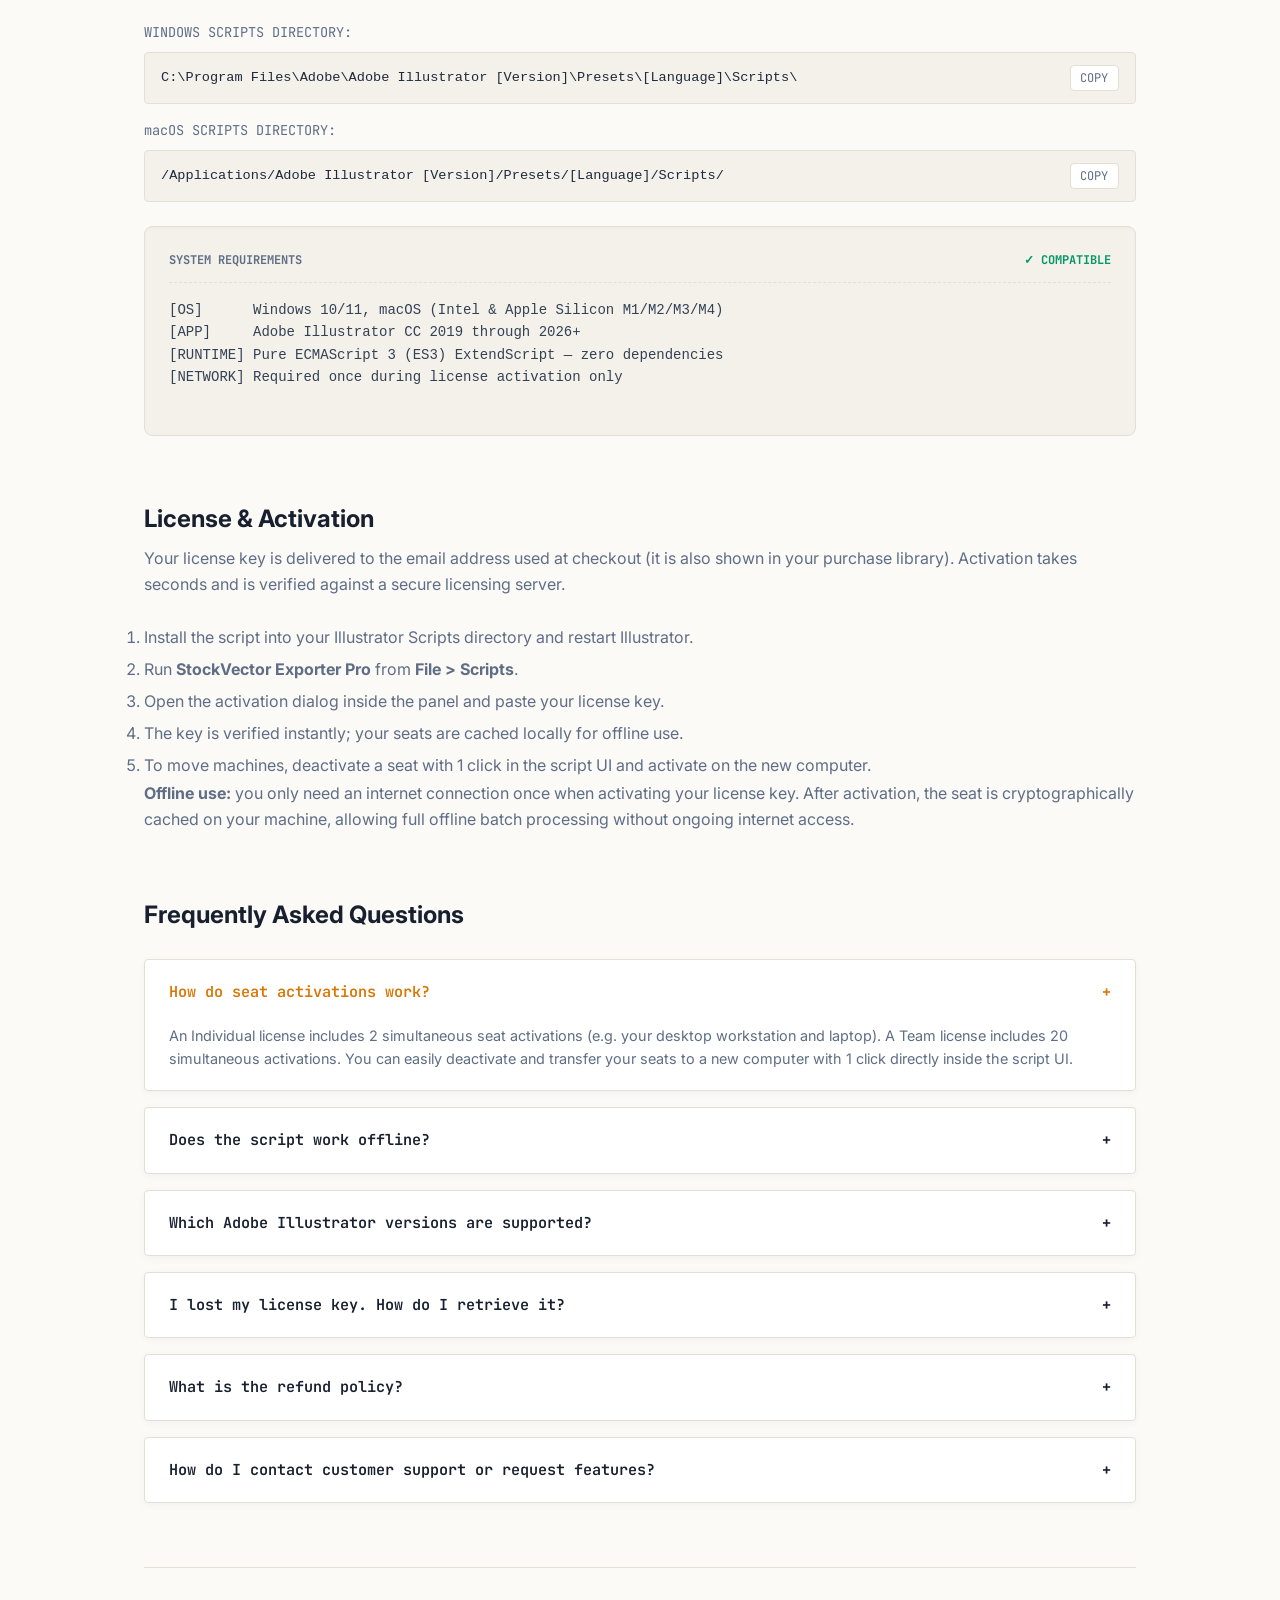
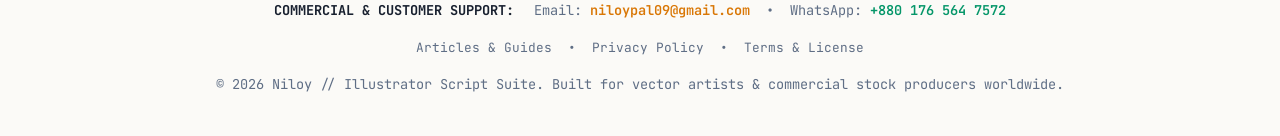
<file: stockvector-exporter-pro/help.html>
<!DOCTYPE html>
<html lang="en">
<head>
  <meta charset="UTF-8">
  <meta name="viewport" content="width=device-width, initial-scale=1.0">
  <title>StockVector Exporter Pro | Help & Support</title>
  <meta name="description" content="Help, installation instructions, license activation guide and FAQ for StockVector Exporter Pro — the batch vector exporter for Adobe Illustrator.">
  <meta name="robots" content="index, follow">
  <link rel="canonical" href="https://nil4gh.github.io/nildevscripts/stockvector-exporter-pro/help.html">
  <link rel="stylesheet" href="../styles/retro.css">
  <link rel="preconnect" href="https://fonts.googleapis.com">
  <link rel="preconnect" href="https://fonts.gstatic.com" crossorigin>
  <link href="https://fonts.googleapis.com/css2?family=Inter:wght@400;500;600;700;800&family=JetBrains+Mono:wght@400;600;700;800&display=swap" rel="stylesheet">
</head>
<body>

  <div class="container">
    <header>
      <div class="brand-row">
        <a href="../" class="logo">
          <span style="color: var(--accent-amber);">■</span> NILOY // <span>SCRIPTS</span>
        </a>
        <nav>
          <a href="../">CATALOG</a>
          <a href="#features">FEATURES</a>
          <a href="#installation">INSTALLATION</a>
          <a href="#faq">FAQ</a>
        </nav>
      </div>
    </header>

    <main>
      <!-- Hero -->
      <section class="hero">
        <span class="hero-tag">SYS::MODULE // COMMERCIAL v3.2 — HELP & SUPPORT</span>
        <h1>StockVector Exporter Pro — Help Center</h1>
        <p class="lead">Installation guide, license activation instructions, feature reference and troubleshooting for the high-throughput batch export workstation for Adobe Illustrator. Now available through the Adobe Exchange marketplace.</p>

        <div style="display: flex; gap: 1rem; flex-wrap: wrap; margin-bottom: 2rem;">
          <a href="#installation" class="btn btn-primary">INSTALL THE SCRIPT</a>
          <a href="#contact" class="btn btn-secondary" style="border-color: var(--accent-amber); color: var(--text-main); font-weight: 700;">CONTACT SUPPORT</a>
        </div>

        <div class="terminal-card">
          <div class="terminal-header">
            <span>SUPPORT CONSOLE // CONTACT CHANNELS</span>
            <span style="color: var(--accent-green); font-weight: 700;">● ONLINE</span>
          </div>
          <pre>
[EMAIL]    niloypal09@gmail.com (response within 24h)
[WHATSAPP] +880 176 564 7572
[DISTRIBUTION] Adobe Exchange marketplace
[SCRIPT VERSION] v3.2 — Adobe Illustrator CC 2019 through 2026+
          </pre>
        </div>
      </section>

      <!-- Features -->
      <section id="features" style="margin-top: 4rem;">
        <div style="text-align: center; margin-bottom: 2.5rem;">
          <span class="hero-tag">FEATURE REFERENCE</span>
          <h2>What's Inside the Engine</h2>
        </div>

        <div style="overflow-x: auto;">
          <table style="width: 100%; border-collapse: collapse; font-size: 0.9rem;">
            <thead>
              <tr style="text-align: left; border-bottom: 1px solid var(--panel-border);">
                <th style="padding: 0.75rem;">Capability</th>
                <th style="padding: 0.75rem;">Free Evaluation</th>
                <th style="padding: 0.75rem;">Pro License</th>
              </tr>
            </thead>
            <tbody>
              <tr style="border-bottom: 1px solid var(--panel-border);">
                <td style="padding: 0.75rem;">Batch Export Limit</td>
                <td style="padding: 0.75rem;">Up to 5 files / run</td>
                <td style="padding: 0.75rem;"><strong>Unlimited</strong></td>
              </tr>
              <tr style="border-bottom: 1px solid var(--panel-border);">
                <td style="padding: 0.75rem;">Core Formats (EPS, AI, SVG, PDF, JPEG, PNG)</td>
                <td style="padding: 0.75rem;">✓ Yes</td>
                <td style="padding: 0.75rem;">✓ Yes</td>
              </tr>
              <tr style="border-bottom: 1px solid var(--panel-border);">
                <td style="padding: 0.75rem;">Stock Marketplace Auto-Fit (4000px / 5000px)</td>
                <td style="padding: 0.75rem;">✓ Yes</td>
                <td style="padding: 0.75rem;">✓ Yes</td>
              </tr>
              <tr style="border-bottom: 1px solid var(--panel-border);">
                <td style="padding: 0.75rem;">Native ZIP Packaging per Asset</td>
                <td style="padding: 0.75rem;">— Locked</td>
                <td style="padding: 0.75rem;"><strong>✓ Unlimited</strong></td>
              </tr>
              <tr style="border-bottom: 1px solid var(--panel-border);">
                <td style="padding: 0.75rem;">Layered PSD, TIFF & AutoCAD DXF Exports</td>
                <td style="padding: 0.75rem;">— Locked</td>
                <td style="padding: 0.75rem;"><strong>✓ Fully Enabled</strong></td>
              </tr>
              <tr style="border-bottom: 1px solid var(--panel-border);">
                <td style="padding: 0.75rem;">Format Subfolder Sorting (/EPS, /PNG, etc.)</td>
                <td style="padding: 0.75rem;">— Locked</td>
                <td style="padding: 0.75rem;"><strong>✓ Fully Enabled</strong></td>
              </tr>
              <tr style="border-bottom: 1px solid var(--panel-border);">
                <td style="padding: 0.75rem;">Batch XMP Metadata & Watermark Injector</td>
                <td style="padding: 0.75rem;">— Locked</td>
                <td style="padding: 0.75rem;"><strong>✓ Fully Enabled</strong></td>
              </tr>
              <tr>
                <td style="padding: 0.75rem;">Machine Activations (Seats)</td>
                <td style="padding: 0.75rem;">— N/A</td>
                <td style="padding: 0.75rem;"><strong>2 Seats (Individual) / 20 Seats (Team)</strong></td>
              </tr>
            </tbody>
          </table>
        </div>
      </section>

      <!-- Installation -->
      <section id="installation" style="margin-top: 4rem;">
        <h2>Installation & Setup</h2>
        <p style="color: var(--text-muted); margin-top: 0.5rem; margin-bottom: 1.5rem;">Copy the script file (e.g. <code>StockVector Exporter Pro (Exchange).jsx</code>) into your Adobe Illustrator Scripts directory, then restart Illustrator. The script appears under <strong>File &gt; Scripts</strong>.</p>

        <p style="font-family: var(--font-mono); font-size: 0.85rem; color: var(--text-muted);">WINDOWS SCRIPTS DIRECTORY:</p>
        <div class="copy-box">
          <code>C:\Program Files\Adobe\Adobe Illustrator [Version]\Presets\[Language]\Scripts\</code>
          <button class="copy-btn" onclick="copyText('C:\\Program Files\\Adobe\\Adobe Illustrator [Version]\\Presets\\[Language]\\Scripts\\')">COPY</button>
        </div>

        <p style="font-family: var(--font-mono); font-size: 0.85rem; color: var(--text-muted); margin-top: 1rem;">macOS SCRIPTS DIRECTORY:</p>
        <div class="copy-box">
          <code>/Applications/Adobe Illustrator [Version]/Presets/[Language]/Scripts/</code>
          <button class="copy-btn" onclick="copyText('/Applications/Adobe Illustrator [Version]/Presets/[Language]/Scripts/')">COPY</button>
        </div>

        <div class="terminal-card" style="margin-top: 1.5rem;">
          <div class="terminal-header">
            <span>SYSTEM REQUIREMENTS</span>
            <span style="color: var(--accent-green); font-weight: 700;">✓ COMPATIBLE</span>
          </div>
          <pre>
[OS]      Windows 10/11, macOS (Intel & Apple Silicon M1/M2/M3/M4)
[APP]     Adobe Illustrator CC 2019 through 2026+
[RUNTIME] Pure ECMAScript 3 (ES3) ExtendScript — zero dependencies
[NETWORK] Required once during license activation only
          </pre>
        </div>
      </section>

      <!-- License & Activation -->
      <section id="license" style="margin-top: 4rem;">
        <h2>License & Activation</h2>
        <p style="color: var(--text-muted); margin-top: 0.5rem; margin-bottom: 1.5rem;">Your license key is delivered to the email address used at checkout (it is also shown in your purchase library). Activation takes seconds and is verified against a secure licensing server.</p>

        <ol style="color: var(--text-muted); line-height: 2;">
          <li>Install the script into your Illustrator Scripts directory and restart Illustrator.</li>
          <li>Run <strong>StockVector Exporter Pro</strong> from <strong>File &gt; Scripts</strong>.</li>
          <li>Open the activation dialog inside the panel and paste your license key.</li>
          <li>The key is verified instantly; your seats are cached locally for offline use.</li>
          <li>To move machines, deactivate a seat with 1 click in the script UI and activate on the new computer.</li>
        </ol>

        <p style="color: var(--text-muted);">
          <strong>Offline use:</strong> you only need an internet connection once when activating your license key. After activation, the seat is cryptographically cached on your machine, allowing full offline batch processing without ongoing internet access.
        </p>
      </section>

      <!-- FAQ -->
      <section id="faq" style="margin-top: 4rem;">
        <h2>Frequently Asked Questions</h2>
        <div style="margin-top: 1.5rem;">

          <div class="faq-item open">
            <div class="faq-question" onclick="toggleFaq(this)">
              <span>How do seat activations work?</span>
              <span>+</span>
            </div>
            <div class="faq-answer">
              An Individual license includes 2 simultaneous seat activations (e.g. your desktop workstation and laptop). A Team license includes 20 simultaneous activations. You can easily deactivate and transfer your seats to a new computer with 1 click directly inside the script UI.
            </div>
          </div>

          <div class="faq-item">
            <div class="faq-question" onclick="toggleFaq(this)">
              <span>Does the script work offline?</span>
              <span>+</span>
            </div>
            <div class="faq-answer">
              Yes! You only need an internet connection once when activating your license key. After activation, the seat is cryptographically cached on your machine, allowing full offline batch processing without ongoing internet access.
            </div>
          </div>

          <div class="faq-item">
            <div class="faq-question" onclick="toggleFaq(this)">
              <span>Which Adobe Illustrator versions are supported?</span>
              <span>+</span>
            </div>
            <div class="faq-answer">
              StockVector Exporter Pro is built on pure ECMAScript 3 (ES3) ExtendScript and is compatible with Adobe Illustrator CC 2019 through Illustrator 2026+ on both Windows 10/11 and macOS (Intel & Apple Silicon M1/M2/M3/M4).
            </div>
          </div>

          <div class="faq-item">
            <div class="faq-question" onclick="toggleFaq(this)">
              <span>I lost my license key. How do I retrieve it?</span>
              <span>+</span>
            </div>
            <div class="faq-answer">
              Your key is delivered by email at checkout and is also visible in your purchase library. If you still cannot find it, contact support at <a href="mailto:niloypal09@gmail.com" style="color: var(--accent-amber); font-weight: 600;">niloypal09@gmail.com</a> with your purchase details and we will resend it.
            </div>
          </div>

          <div class="faq-item">
            <div class="faq-question" onclick="toggleFaq(this)">
              <span>What is the refund policy?</span>
              <span>+</span>
            </div>
            <div class="faq-answer">
              We offer a 14-day 100% money-back guarantee. If the tool doesn't speed up your vector workflow or meet your expectations, simply reach out for a full refund.
            </div>
          </div>

          <div class="faq-item">
            <div class="faq-question" onclick="toggleFaq(this)">
              <span>How do I contact customer support or request features?</span>
              <span>+</span>
            </div>
            <div class="faq-answer">
              You can contact developer support directly via Email at <a href="mailto:niloypal09@gmail.com" style="color: var(--accent-amber); font-weight: 600;">niloypal09@gmail.com</a> or message via WhatsApp at <a href="https://wa.me/8801765647572" target="_blank" style="color: var(--accent-green); font-weight: 600;">+880 176 564 7572</a>. We respond to all commercial inquiries within 24 hours.
            </div>
          </div>

        </div>
      </section>
    </main>

    <footer id="contact" style="border-top: 1px solid var(--panel-border); padding-top: 2rem; margin-top: 4rem; text-align: center; color: var(--text-muted); font-size: 0.85rem;">
      <div style="margin-bottom: 1rem;">
        <span style="font-family: var(--font-mono); font-weight: 700; color: var(--text-main);">COMMERCIAL & CUSTOMER SUPPORT:</span>
        <span style="margin-left: 0.75rem;">Email: <a href="mailto:niloypal09@gmail.com" style="color: var(--accent-amber); text-decoration: none; font-weight: 600;">niloypal09@gmail.com</a></span>
        <span style="margin: 0 0.5rem;">•</span>
        <span>WhatsApp: <a href="https://wa.me/8801765647572" target="_blank" style="color: var(--accent-green); text-decoration: none; font-weight: 600;">+880 176 564 7572</a></span>
      </div>
      <div style="margin-bottom: 1rem; font-family: var(--font-mono); font-size: 0.8rem;">
        <a href="../blog/" style="color: var(--text-muted); text-decoration: none;">Articles &amp; Guides</a>
        <span style="margin: 0 0.5rem;">•</span>
        <a href="../privacy/" style="color: var(--text-muted); text-decoration: none;">Privacy Policy</a>
        <span style="margin: 0 0.5rem;">•</span>
        <a href="../terms/" style="color: var(--text-muted); text-decoration: none;">Terms &amp; License</a>
      </div>
      <p>© 2026 Niloy // Illustrator Script Suite. Built for vector artists & commercial stock producers worldwide.</p>
    </footer>
  </div>

  <script>
    function toggleFaq(el) {
      const item = el.parentElement;
      item.classList.toggle('open');
    }

    function copyText(text) {
      navigator.clipboard.writeText(text).then(() => {
        alert('Path copied to clipboard!');
      });
    }
  </script>

</body>
</html>
</file>
<file: styles/retro.css>
/* ==========================================================================
   RETRO-TECH SWISS LIGHT DESIGN SYSTEM: Niloy's Illustrator Script Suite
   Aesthetic: Warm Off-White / Technical Manual Precision / Clean Swiss Typography
   ========================================================================== */

:root {
  --bg-color: #fbfaf7;
  --panel-bg: #ffffff;
  --panel-border: #e4dfd5;
  --panel-border-hover: #d97706;
  --text-main: #18202f;
  --text-muted: #5f6e85;
  --accent-amber: #d97706;
  --accent-amber-light: #fef3c7;
  --accent-green: #059669;
  --accent-green-light: #d1fae5;
  --accent-cyan: #0284c7;
  --accent-cyan-light: #e0f2fe;
  --code-bg: #f4f1ea;
  --font-mono: "JetBrains Mono", "Fira Code", "Courier New", monospace;
  --font-sans: "Inter", -apple-system, BlinkMacSystemFont, "Segoe UI", Roboto, sans-serif;
  --radius-sm: 4px;
  --radius-md: 8px;
  --shadow-sm: 0 2px 8px rgba(24, 32, 47, 0.04);
  --shadow-md: 0 10px 25px -5px rgba(24, 32, 47, 0.08);
}

* {
  box-sizing: border-box;
  margin: 0;
  padding: 0;
}

body {
  background-color: var(--bg-color);
  color: var(--text-main);
  font-family: var(--font-sans);
  line-height: 1.6;
  -webkit-font-smoothing: antialiased;
  position: relative;
  min-height: 100vh;
}

/* Subtle Technical Grid Background Pattern */
body::before {
  content: " ";
  display: block;
  position: fixed;
  top: 0; left: 0; bottom: 0; right: 0;
  background-image: 
    linear-gradient(to right, rgba(0, 0, 0, 0.03) 1px, transparent 1px),
    linear-gradient(to bottom, rgba(0, 0, 0, 0.03) 1px, transparent 1px);
  background-size: 24px 24px;
  z-index: -1;
  pointer-events: none;
}

.container {
  max-width: 1040px;
  margin: 0 auto;
  padding: 2.5rem 1.5rem;
}

/* Header Navigation */
header {
  border-bottom: 1px solid var(--panel-border);
  padding-bottom: 1.5rem;
  margin-bottom: 3rem;
}

.brand-row {
  display: flex;
  justify-content: space-between;
  align-items: center;
  flex-wrap: wrap;
  gap: 1.25rem;
}

.logo {
  font-family: var(--font-mono);
  font-size: 1.25rem;
  font-weight: 800;
  color: var(--text-main);
  text-decoration: none;
  letter-spacing: -0.5px;
  display: flex;
  align-items: center;
  gap: 0.5rem;
}

.logo span {
  color: var(--accent-amber);
}

nav a {
  font-family: var(--font-mono);
  font-size: 0.85rem;
  font-weight: 600;
  color: var(--text-muted);
  text-decoration: none;
  margin-left: 1.5rem;
  transition: all 0.2s cubic-bezier(0.4, 0, 0.2, 1);
  padding: 0.4rem 0.65rem;
  border-radius: var(--radius-sm);
}

nav a:hover, nav a.active {
  color: var(--accent-amber);
  background: var(--accent-amber-light);
}

/* Hero Section */
.hero {
  border: 1px solid var(--panel-border);
  background: var(--panel-bg);
  padding: 3rem 2.5rem;
  border-radius: var(--radius-md);
  margin-bottom: 3rem;
  position: relative;
  box-shadow: var(--shadow-md);
}

.hero-tag {
  font-family: var(--font-mono);
  font-size: 0.75rem;
  font-weight: 700;
  text-transform: uppercase;
  color: var(--accent-amber);
  background: var(--accent-amber-light);
  padding: 0.3rem 0.65rem;
  border: 1px solid rgba(217, 119, 6, 0.3);
  border-radius: var(--radius-sm);
  display: inline-block;
  margin-bottom: 1.25rem;
}

.hero h1 {
  font-size: 2.75rem;
  font-weight: 800;
  letter-spacing: -1.2px;
  margin-bottom: 1.25rem;
  line-height: 1.15;
  color: var(--text-main);
}

.hero p.lead {
  font-size: 1.15rem;
  color: var(--text-muted);
  max-width: 720px;
  margin-bottom: 2rem;
}

/* Technical Specification / Console Box */
.terminal-card {
  background: var(--code-bg);
  border: 1px solid var(--panel-border);
  border-radius: var(--radius-md);
  padding: 1.5rem;
  font-family: var(--font-mono);
  font-size: 0.875rem;
  color: #334155;
  margin: 2rem 0;
  overflow-x: auto;
  box-shadow: inset 0 1px 3px rgba(0,0,0,0.03);
}

.terminal-header {
  color: var(--text-muted);
  border-bottom: 1px dashed var(--panel-border);
  padding-bottom: 0.75rem;
  margin-bottom: 1rem;
  font-size: 0.75rem;
  font-weight: 700;
  display: flex;
  justify-content: space-between;
}

/* Pricing Grid */
.pricing-grid {
  display: grid;
  grid-template-columns: repeat(auto-fit, minmax(300px, 1fr));
  gap: 1.75rem;
  margin: 3rem 0;
}

.price-card {
  background: var(--panel-bg);
  border: 1px solid var(--panel-border);
  border-radius: var(--radius-md);
  padding: 2.25rem;
  display: flex;
  flex-direction: column;
  justify-content: space-between;
  transition: all 0.25s cubic-bezier(0.4, 0, 0.2, 1);
  box-shadow: var(--shadow-sm);
  position: relative;
}

.price-card:hover {
  border-color: var(--panel-border-hover);
  transform: translateY(-4px);
  box-shadow: var(--shadow-md);
}

.price-card.featured {
  border: 2px solid var(--accent-amber);
  background: #fffdfa;
}

.price-card h3 {
  font-size: 1.35rem;
  font-family: var(--font-mono);
  margin-bottom: 0.5rem;
  color: var(--text-main);
}

.price-amount {
  font-size: 2.75rem;
  font-weight: 800;
  font-family: var(--font-mono);
  color: var(--accent-amber);
  margin: 1.25rem 0;
}

.price-amount span {
  font-size: 1rem;
  color: var(--text-muted);
  font-weight: 400;
}

.feature-list {
  list-style: none;
  margin: 1.75rem 0;
}

.feature-list li {
  font-size: 0.925rem;
  color: var(--text-main);
  padding: 0.5rem 0;
  border-bottom: 1px solid rgba(0, 0, 0, 0.05);
}

.feature-list li::before {
  content: "✓ ";
  color: var(--accent-green);
  font-weight: 800;
}

/* Buttons */
.btn {
  display: inline-flex;
  align-items: center;
  justify-content: center;
  font-family: var(--font-mono);
  font-size: 0.925rem;
  font-weight: 700;
  text-align: center;
  padding: 0.85rem 1.75rem;
  border-radius: var(--radius-sm);
  text-decoration: none;
  cursor: pointer;
  transition: all 0.2s cubic-bezier(0.4, 0, 0.2, 1);
  border: 1px solid transparent;
}

.btn-primary {
  background: var(--accent-amber);
  color: #ffffff;
  border-color: var(--accent-amber);
  box-shadow: 0 4px 12px rgba(217, 119, 6, 0.25);
}

.btn-primary:hover {
  background: #b45309;
  transform: translateY(-1px);
  box-shadow: 0 6px 16px rgba(217, 119, 6, 0.35);
}

.btn-secondary {
  background: #f8fafc;
  color: var(--text-main);
  border: 1px solid var(--panel-border);
}

.btn-secondary:hover {
  background: #f1f5f9;
  border-color: var(--text-main);
}

.btn-block {
  display: flex;
  width: 100%;
}

/* Feature Comparison Table */
.comparison-table {
  width: 100%;
  border-collapse: collapse;
  margin: 2.5rem 0;
  font-size: 0.95rem;
  background: var(--panel-bg);
  border-radius: var(--radius-md);
  overflow: hidden;
  border: 1px solid var(--panel-border);
  box-shadow: var(--shadow-sm);
}

.comparison-table th, .comparison-table td {
  padding: 1rem 1.25rem;
  text-align: left;
  border-bottom: 1px solid var(--panel-border);
}

.comparison-table th {
  background: #f8f6f0;
  font-family: var(--font-mono);
  color: var(--text-muted);
  font-size: 0.825rem;
  text-transform: uppercase;
}

.comparison-table tr:last-child td {
  border-bottom: none;
}

.comparison-table tr:hover td {
  background: #fdfbf7;
}

/* Interactive Preset Simulator */
.interactive-simulator {
  background: var(--panel-bg);
  border: 1px solid var(--panel-border);
  border-radius: var(--radius-md);
  padding: 2rem;
  margin: 3rem 0;
  box-shadow: var(--shadow-sm);
}

.sim-buttons {
  display: flex;
  gap: 0.75rem;
  margin-bottom: 1.5rem;
  flex-wrap: wrap;
}

.sim-btn {
  background: #f8f6f0;
  border: 1px solid var(--panel-border);
  color: var(--text-muted);
  font-family: var(--font-mono);
  padding: 0.6rem 1rem;
  font-size: 0.85rem;
  border-radius: var(--radius-sm);
  cursor: pointer;
  transition: all 0.2s;
}

.sim-btn.active, .sim-btn:hover {
  border-color: var(--accent-amber);
  color: var(--accent-amber);
  background: var(--accent-amber-light);
}

/* Simulator Output Panel — clean light box, no code styling */
.sim-output-box {
  background: #fdfcf9;
  border: 1px solid var(--panel-border);
  border-radius: var(--radius-sm);
  padding: 1.5rem 1.75rem;
  font-family: var(--font-sans);
  font-size: 0.925rem;
  color: var(--text-main);
  line-height: 1.75;
}

.sim-output-box strong {
  display: block;
  font-family: var(--font-mono);
  font-size: 0.9rem;
  margin-bottom: 0.5rem;
  color: var(--text-main);
}

/* FAQ Accordion */
.faq-item {
  background: var(--panel-bg);
  border: 1px solid var(--panel-border);
  border-radius: var(--radius-sm);
  margin-bottom: 1rem;
  overflow: hidden;
  box-shadow: var(--shadow-sm);
}

.faq-question {
  padding: 1.25rem 1.5rem;
  cursor: pointer;
  display: flex;
  justify-content: space-between;
  align-items: center;
  font-weight: 600;
  font-family: var(--font-mono);
  font-size: 0.95rem;
}

.faq-answer {
  padding: 0 1.5rem 1.25rem 1.5rem;
  color: var(--text-muted);
  font-size: 0.9rem;
  display: none;
  line-height: 1.6;
}

.faq-item.open .faq-answer {
  display: block;
}

.faq-item.open .faq-question {
  color: var(--accent-amber);
}

/* Catalog Grid (Homepage) */
.catalog-grid {
  display: grid;
  grid-template-columns: repeat(auto-fit, minmax(300px, 1fr));
  gap: 1.75rem;
  margin: 2.5rem 0;
}

.catalog-card {
  background: var(--panel-bg);
  border: 1px solid var(--panel-border);
  padding: 2rem;
  border-radius: var(--radius-md);
  text-decoration: none;
  color: inherit;
  transition: all 0.2s cubic-bezier(0.4, 0, 0.2, 1);
  display: flex;
  flex-direction: column;
  justify-content: space-between;
  box-shadow: var(--shadow-sm);
}

.catalog-card:hover {
  border-color: var(--accent-amber);
  transform: translateY(-4px);
  box-shadow: var(--shadow-md);
}

.catalog-card h3 {
  font-family: var(--font-mono);
  font-size: 1.2rem;
  margin-bottom: 0.75rem;
  color: var(--text-main);
}

.catalog-card p {
  font-size: 0.9rem;
  color: var(--text-muted);
}

/* Copy Snippet Box */
.copy-box {
  background: var(--code-bg);
  border: 1px solid var(--panel-border);
  padding: 0.75rem 1rem;
  border-radius: var(--radius-sm);
  display: flex;
  justify-content: space-between;
  align-items: center;
  font-family: var(--font-mono);
  font-size: 0.85rem;
  color: #1e293b;
  margin: 0.5rem 0;
}

.copy-btn {
  background: #ffffff;
  border: 1px solid var(--panel-border);
  color: var(--text-muted);
  font-family: var(--font-mono);
  font-size: 0.75rem;
  padding: 0.25rem 0.6rem;
  border-radius: var(--radius-sm);
  cursor: pointer;
}

.copy-btn:hover {
  color: var(--accent-amber);
  border-color: var(--accent-amber);
}

/* Footer */
footer {
  border-top: 1px solid var(--panel-border);
  margin-top: 5rem;
  padding-top: 2.5rem;
  text-align: center;
  font-family: var(--font-mono);
  font-size: 0.85rem;
  color: var(--text-muted);
}
</file>
